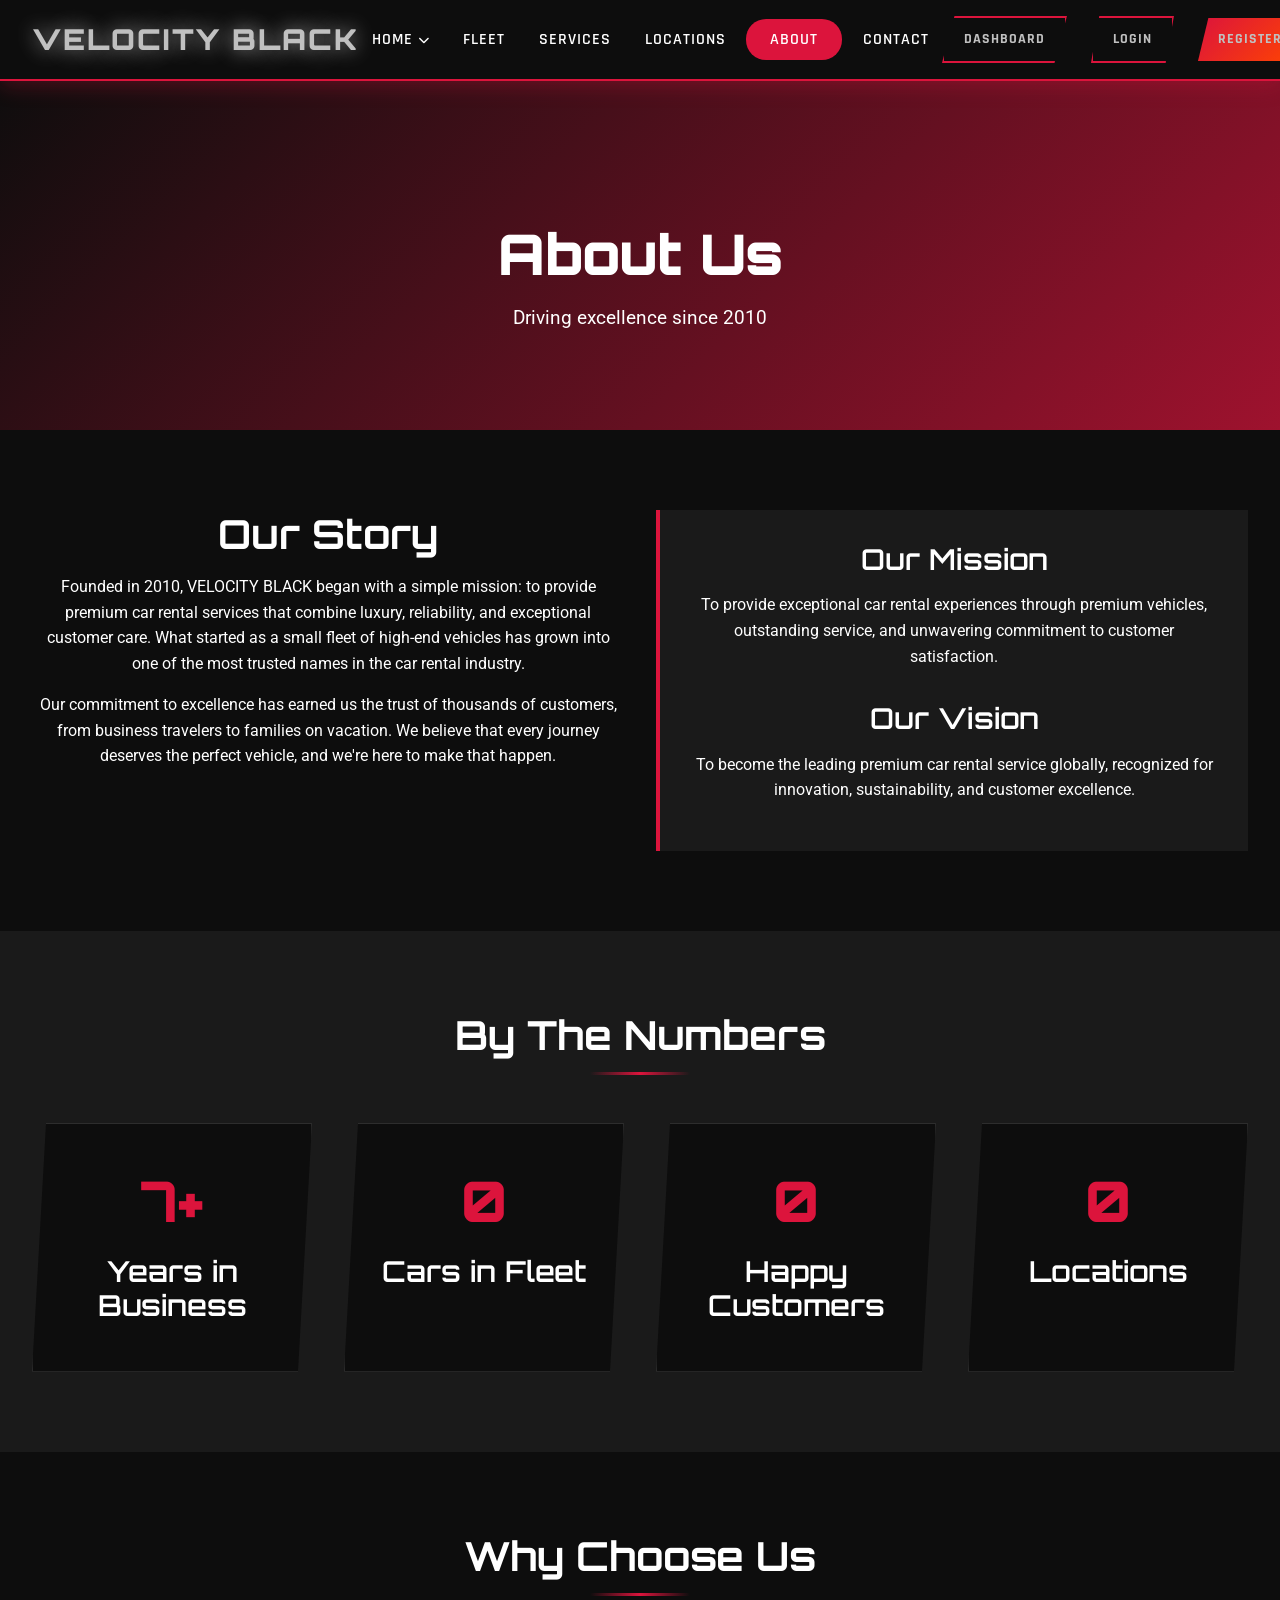
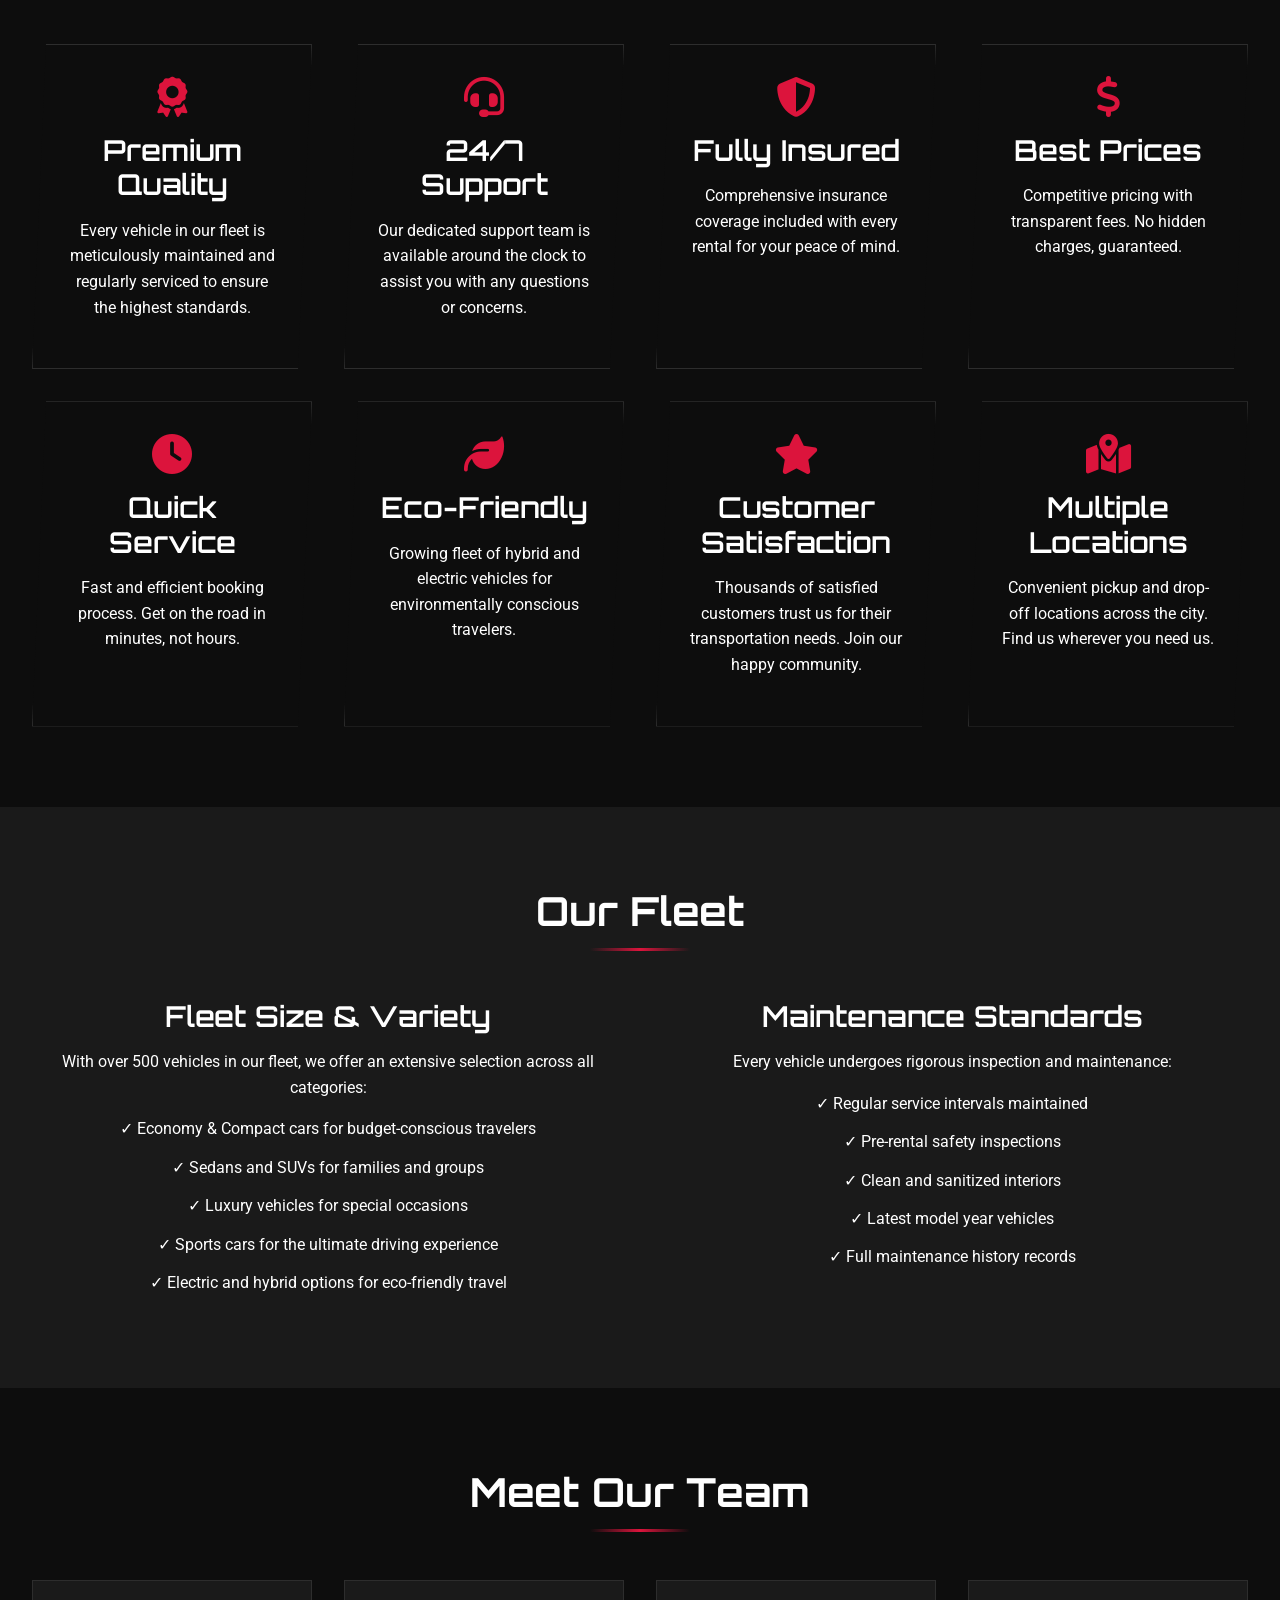
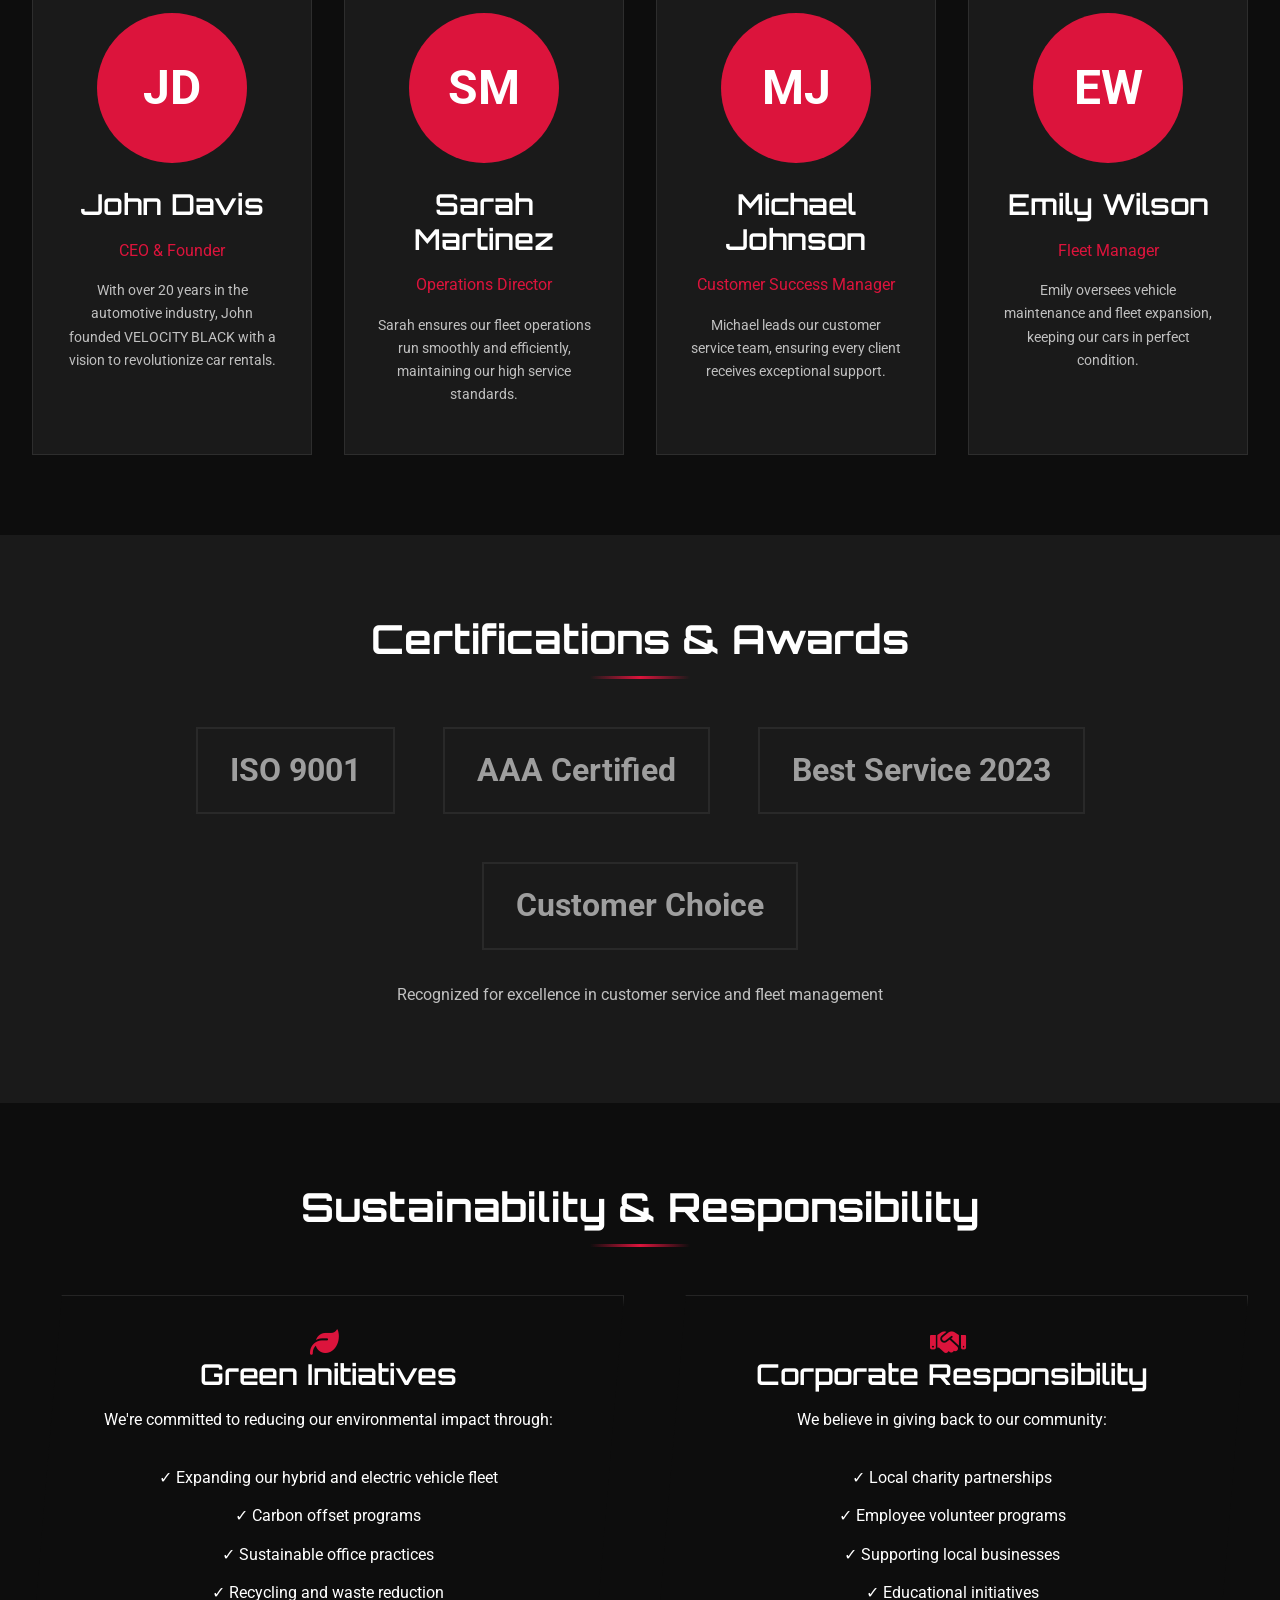
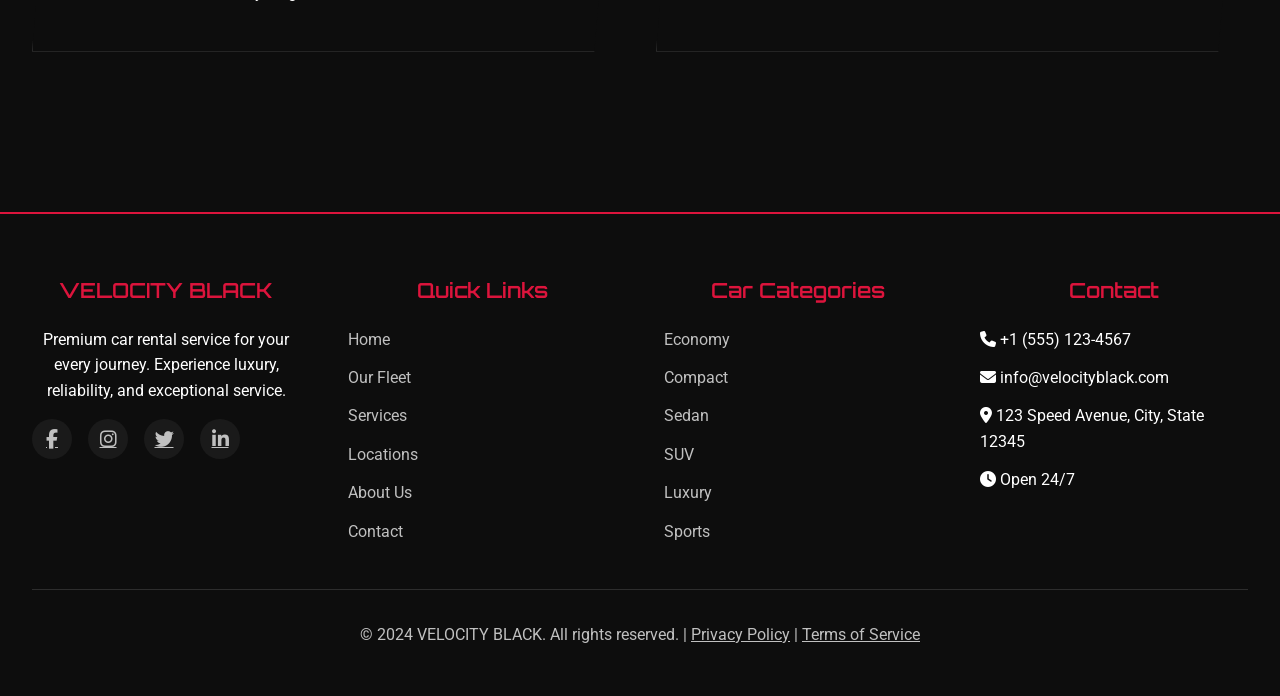
<file: about.html>
<!DOCTYPE html>
<html lang="en">
<head>
    <meta charset="UTF-8">
    <meta name="viewport" content="width=device-width, initial-scale=1.0">
    <title>About Us - VELOCITY BLACK</title>
    <link rel="stylesheet" href="css/style.css">
    <link rel="stylesheet" href="https://cdnjs.cloudflare.com/ajax/libs/font-awesome/6.4.0/css/all.min.css">
    <link rel="icon" type="image/x-icon" href="data:image/svg+xml,<svg xmlns='http://www.w3.org/2000/svg' viewBox='0 0 100 100'><text y='.9em' font-size='90'>🚗</text></svg>">
    <style>
        .page-header {
            background: linear-gradient(135deg, rgba(13, 13, 13, 0.9) 0%, rgba(220, 20, 60, 0.7) 100%), url('https://images.unsplash.com/photo-1492144534655-ae79c2c03457?w=1920&h=600&fit=crop') center/cover;
            padding: 150px 2rem 80px;
            text-align: center;
            margin-top: 70px;
        }
        .stat-card {
            text-align: center;
            padding: 2rem;
        }
        .stat-number {
            font-family: var(--font-heading);
            font-size: 3.5rem;
            color: var(--secondary);
            font-weight: 900;
            margin-bottom: 0.5rem;
        }
        .team-grid {
            display: grid;
            grid-template-columns: repeat(auto-fit, minmax(250px, 1fr));
            gap: 2rem;
        }
        .team-card {
            background: var(--subtle);
            padding: 2rem;
            text-align: center;
            border: 1px solid var(--extra);
            transition: all 0.3s ease;
        }
        .team-card:hover {
            transform: translateY(-10px);
            border-color: var(--secondary);
        }
        .team-avatar {
            width: 150px;
            height: 150px;
            border-radius: 50%;
            background: var(--secondary);
            margin: 0 auto 1.5rem;
            display: flex;
            align-items: center;
            justify-content: center;
            font-size: 3rem;
            color: var(--text);
            font-weight: bold;
        }
        .certifications {
            display: flex;
            justify-content: center;
            align-items: center;
            flex-wrap: wrap;
            gap: 3rem;
            opacity: 0.8;
        }
        .cert-logo {
            font-size: 2rem;
            font-weight: bold;
            color: var(--accent);
            padding: 1rem 2rem;
            border: 2px solid var(--extra);
        }
    </style>
</head>
<body>
    <!-- NAVBAR -->
    <nav class="navbar">
        <div class="navbar-container">
            <a href="index.html" class="logo">VELOCITY BLACK</a>
            <ul class="nav-menu">
                <li class="nav-dropdown">
                    <a href="#" class="dropdown-toggle">Home <i class="fas fa-chevron-down"></i></a>
                    <ul class="dropdown-menu">
                        <li><a href="index.html">Home Page</a></li>
                        <li><a href="index2.html">Home Page 2</a></li>
                    </ul>
                </li>
                <li><a href="fleet.html">Fleet</a></li>
                <li><a href="services.html">Services</a></li>
                <li><a href="locations.html">Locations</a></li>
                <li><a href="about.html" class="active">About</a></li>
                <li><a href="contact.html">Contact</a></li>
            </ul>
            <div class="nav-icons">
                <a href="dashboard.html" class="btn btn-secondary" style="padding: 10px 20px; font-size: 0.9rem;">Dashboard</a>
                <a href="login.html" class="btn btn-secondary" style="padding: 10px 20px; font-size: 0.9rem;">Login</a>
                <a href="register.html" class="btn" style="padding: 10px 20px; font-size: 0.9rem;">Register</a>
            </div>
            <button class="mobile-menu-toggle" aria-label="Toggle Menu">☰</button>
        </div>
    </nav>

    <!-- PAGE HEADER -->
    <section class="page-header">
        <h1>About Us</h1>
        <p style="font-size: 1.2rem; margin-top: 1rem;">Driving excellence since 2010</p>
    </section>

    <!-- COMPANY STORY -->
    <section class="section">
        <div class="grid grid-2">
            <div>
                <h2>Our Story</h2>
                <p>Founded in 2010, VELOCITY BLACK began with a simple mission: to provide premium car rental services that combine luxury, reliability, and exceptional customer care. What started as a small fleet of high-end vehicles has grown into one of the most trusted names in the car rental industry.</p>
                <p>Our commitment to excellence has earned us the trust of thousands of customers, from business travelers to families on vacation. We believe that every journey deserves the perfect vehicle, and we're here to make that happen.</p>
            </div>
            <div style="background: var(--subtle); padding: 2rem; border-left: 4px solid var(--secondary);">
                <h3>Our Mission</h3>
                <p>To provide exceptional car rental experiences through premium vehicles, outstanding service, and unwavering commitment to customer satisfaction.</p>
                <h3 style="margin-top: 2rem;">Our Vision</h3>
                <p>To become the leading premium car rental service globally, recognized for innovation, sustainability, and customer excellence.</p>
            </div>
        </div>
    </section>

    <!-- STATISTICS -->
    <section class="section" style="background: var(--subtle);">
        <div class="section-title">
            <h2>By The Numbers</h2>
        </div>
        <div class="grid grid-4">
            <div class="card stat-card">
                <div class="stat-number counter" data-target="14" data-suffix="+">0</div>
                <h3>Years in Business</h3>
            </div>
            <div class="card stat-card">
                <div class="stat-number counter" data-target="500" data-suffix="+">0</div>
                <h3>Cars in Fleet</h3>
            </div>
            <div class="card stat-card">
                <div class="stat-number counter" data-target="50000" data-suffix="+">0</div>
                <h3>Happy Customers</h3>
            </div>
            <div class="card stat-card">
                <div class="stat-number counter" data-target="25" data-suffix="+">0</div>
                <h3>Locations</h3>
            </div>
        </div>
    </section>

    <!-- WHY CHOOSE US -->
    <section class="section">
        <div class="section-title">
            <h2>Why Choose Us</h2>
        </div>
        <div class="grid grid-3">
            <div class="card">
                <i class="fas fa-award" style="font-size: 2.5rem; color: var(--secondary); margin-bottom: 1rem;"></i>
                <h3>Premium Quality</h3>
                <p>Every vehicle in our fleet is meticulously maintained and regularly serviced to ensure the highest standards.</p>
            </div>
            <div class="card">
                <i class="fas fa-headset" style="font-size: 2.5rem; color: var(--secondary); margin-bottom: 1rem;"></i>
                <h3>24/7 Support</h3>
                <p>Our dedicated support team is available around the clock to assist you with any questions or concerns.</p>
            </div>
            <div class="card">
                <i class="fas fa-shield-alt" style="font-size: 2.5rem; color: var(--secondary); margin-bottom: 1rem;"></i>
                <h3>Fully Insured</h3>
                <p>Comprehensive insurance coverage included with every rental for your peace of mind.</p>
            </div>
            <div class="card">
                <i class="fas fa-dollar-sign" style="font-size: 2.5rem; color: var(--secondary); margin-bottom: 1rem;"></i>
                <h3>Best Prices</h3>
                <p>Competitive pricing with transparent fees. No hidden charges, guaranteed.</p>
            </div>
            <div class="card">
                <i class="fas fa-clock" style="font-size: 2.5rem; color: var(--secondary); margin-bottom: 1rem;"></i>
                <h3>Quick Service</h3>
                <p>Fast and efficient booking process. Get on the road in minutes, not hours.</p>
            </div>
            <div class="card">
                <i class="fas fa-leaf" style="font-size: 2.5rem; color: var(--secondary); margin-bottom: 1rem;"></i>
                <h3>Eco-Friendly</h3>
                <p>Growing fleet of hybrid and electric vehicles for environmentally conscious travelers.</p>
            </div>
            <div class="card">
                <i class="fas fa-star" style="font-size: 2.5rem; color: var(--secondary); margin-bottom: 1rem;"></i>
                <h3>Customer Satisfaction</h3>
                <p>Thousands of satisfied customers trust us for their transportation needs. Join our happy community.</p>
            </div>
            <div class="card">
                <i class="fas fa-map-marked-alt" style="font-size: 2.5rem; color: var(--secondary); margin-bottom: 1rem;"></i>
                <h3>Multiple Locations</h3>
                <p>Convenient pickup and drop-off locations across the city. Find us wherever you need us.</p>
            </div>
        </div>
    </section>

    <!-- OUR FLEET -->
    <section class="section" style="background: var(--subtle);">
        <div class="section-title">
            <h2>Our Fleet</h2>
        </div>
        <div class="grid grid-2">
            <div style="text-align: center;">
                <h3 style="text-align: center;">Fleet Size & Variety</h3>
                <p style="text-align: center;">With over 500 vehicles in our fleet, we offer an extensive selection across all categories:</p>
                <ul style="list-style: none; padding: 0; margin-top: 1rem; text-align: center;">
                    <li style="margin-bottom: 0.8rem; text-align: center;">✓ Economy & Compact cars for budget-conscious travelers</li>
                    <li style="margin-bottom: 0.8rem; text-align: center;">✓ Sedans and SUVs for families and groups</li>
                    <li style="margin-bottom: 0.8rem; text-align: center;">✓ Luxury vehicles for special occasions</li>
                    <li style="margin-bottom: 0.8rem; text-align: center;">✓ Sports cars for the ultimate driving experience</li>
                    <li style="margin-bottom: 0.8rem; text-align: center;">✓ Electric and hybrid options for eco-friendly travel</li>
                </ul>
            </div>
            <div style="text-align: center;">
                <h3 style="text-align: center;">Maintenance Standards</h3>
                <p style="text-align: center;">Every vehicle undergoes rigorous inspection and maintenance:</p>
                <ul style="list-style: none; padding: 0; margin-top: 1rem; text-align: center;">
                    <li style="margin-bottom: 0.8rem; text-align: center;">✓ Regular service intervals maintained</li>
                    <li style="margin-bottom: 0.8rem; text-align: center;">✓ Pre-rental safety inspections</li>
                    <li style="margin-bottom: 0.8rem; text-align: center;">✓ Clean and sanitized interiors</li>
                    <li style="margin-bottom: 0.8rem; text-align: center;">✓ Latest model year vehicles</li>
                    <li style="margin-bottom: 0.8rem; text-align: center;">✓ Full maintenance history records</li>
                </ul>
            </div>
        </div>
    </section>

    <!-- TEAM SECTION -->
    <section class="section">
        <div class="section-title">
            <h2>Meet Our Team</h2>
        </div>
        <div class="team-grid">
            <div class="team-card">
                <div class="team-avatar">JD</div>
                <h3>John Davis</h3>
                <p style="color: var(--secondary); margin-bottom: 1rem;">CEO & Founder</p>
                <p style="color: var(--accent); font-size: 0.9rem;">With over 20 years in the automotive industry, John founded VELOCITY BLACK with a vision to revolutionize car rentals.</p>
            </div>
            <div class="team-card">
                <div class="team-avatar">SM</div>
                <h3>Sarah Martinez</h3>
                <p style="color: var(--secondary); margin-bottom: 1rem;">Operations Director</p>
                <p style="color: var(--accent); font-size: 0.9rem;">Sarah ensures our fleet operations run smoothly and efficiently, maintaining our high service standards.</p>
            </div>
            <div class="team-card">
                <div class="team-avatar">MJ</div>
                <h3>Michael Johnson</h3>
                <p style="color: var(--secondary); margin-bottom: 1rem;">Customer Success Manager</p>
                <p style="color: var(--accent); font-size: 0.9rem;">Michael leads our customer service team, ensuring every client receives exceptional support.</p>
            </div>
            <div class="team-card">
                <div class="team-avatar">EW</div>
                <h3>Emily Wilson</h3>
                <p style="color: var(--secondary); margin-bottom: 1rem;">Fleet Manager</p>
                <p style="color: var(--accent); font-size: 0.9rem;">Emily oversees vehicle maintenance and fleet expansion, keeping our cars in perfect condition.</p>
            </div>
        </div>
    </section>

    <!-- CERTIFICATIONS & AWARDS -->
    <section class="section" style="background: var(--subtle);">
        <div class="section-title">
            <h2>Certifications & Awards</h2>
        </div>
        <div class="certifications">
            <div class="cert-logo">ISO 9001</div>
            <div class="cert-logo">AAA Certified</div>
            <div class="cert-logo">Best Service 2023</div>
            <div class="cert-logo">Customer Choice</div>
        </div>
        <p style="text-align: center; margin-top: 2rem; color: var(--accent);">Recognized for excellence in customer service and fleet management</p>
    </section>

    <!-- SUSTAINABILITY -->
    <section class="section">
        <div class="section-title">
            <h2>Sustainability & Responsibility</h2>
        </div>
        <div class="grid grid-2">
            <div class="card">
                <h3><i class="fas fa-leaf" style="color: var(--secondary); margin-right: 0.5rem;"></i>Green Initiatives</h3>
                <p>We're committed to reducing our environmental impact through:</p>
                <ul style="list-style: none; padding: 0; margin-top: 1rem;">
                    <li style="margin-bottom: 0.8rem;">✓ Expanding our hybrid and electric vehicle fleet</li>
                    <li style="margin-bottom: 0.8rem;">✓ Carbon offset programs</li>
                    <li style="margin-bottom: 0.8rem;">✓ Sustainable office practices</li>
                    <li style="margin-bottom: 0.8rem;">✓ Recycling and waste reduction</li>
                </ul>
            </div>
            <div class="card">
                <h3><i class="fas fa-handshake" style="color: var(--secondary); margin-right: 0.5rem;"></i>Corporate Responsibility</h3>
                <p>We believe in giving back to our community:</p>
                <ul style="list-style: none; padding: 0; margin-top: 1rem;">
                    <li style="margin-bottom: 0.8rem;">✓ Local charity partnerships</li>
                    <li style="margin-bottom: 0.8rem;">✓ Employee volunteer programs</li>
                    <li style="margin-bottom: 0.8rem;">✓ Supporting local businesses</li>
                    <li style="margin-bottom: 0.8rem;">✓ Educational initiatives</li>
                </ul>
            </div>
        </div>
    </section>

    <!-- FOOTER -->
    <footer class="footer carbon-fiber">
        <div class="footer-content">
            <div class="footer-section">
                <h3>VELOCITY BLACK</h3>
                <p>Premium car rental service for your every journey. Experience luxury, reliability, and exceptional service.</p>
                <div class="footer-social">
                    <a href="#" aria-label="Facebook"><i class="fab fa-facebook-f"></i></a>
                    <a href="#" aria-label="Instagram"><i class="fab fa-instagram"></i></a>
                    <a href="#" aria-label="Twitter"><i class="fab fa-twitter"></i></a>
                    <a href="#" aria-label="LinkedIn"><i class="fab fa-linkedin-in"></i></a>
                </div>
            </div>
            <div class="footer-section">
                <h3>Quick Links</h3>
                <ul>
                    <li><a href="index.html">Home</a></li>
                    <li><a href="fleet.html">Our Fleet</a></li>
                    <li><a href="services.html">Services</a></li>
                    <li><a href="locations.html">Locations</a></li>
                    <li><a href="about.html">About Us</a></li>
                    <li><a href="contact.html">Contact</a></li>
                </ul>
            </div>
            <div class="footer-section">
                <h3>Car Categories</h3>
                <ul>
                    <li><a href="fleet.html">Economy</a></li>
                    <li><a href="fleet.html">Compact</a></li>
                    <li><a href="fleet.html">Sedan</a></li>
                    <li><a href="fleet.html">SUV</a></li>
                    <li><a href="fleet.html">Luxury</a></li>
                    <li><a href="fleet.html">Sports</a></li>
                </ul>
            </div>
            <div class="footer-section">
                <h3>Contact</h3>
                <ul>
                    <li><i class="fas fa-phone"></i> +1 (555) 123-4567</li>
                    <li><i class="fas fa-envelope"></i> info@velocityblack.com</li>
                    <li><i class="fas fa-map-marker-alt"></i> 123 Speed Avenue, City, State 12345</li>
                    <li><i class="fas fa-clock"></i> Open 24/7</li>
                </ul>
            </div>
        </div>
        <div class="footer-bottom">
            <p>&copy; 2024 VELOCITY BLACK. All rights reserved. | <a href="#" style="color: var(--accent);">Privacy Policy</a> | <a href="#" style="color: var(--accent);">Terms of Service</a></p>
        </div>
    </footer>

    <button class="back-to-top" aria-label="Back to Top">
        <i class="fas fa-arrow-up"></i>
    </button>

    <script src="js/main.js"></script>
</body>
</html>
</file>
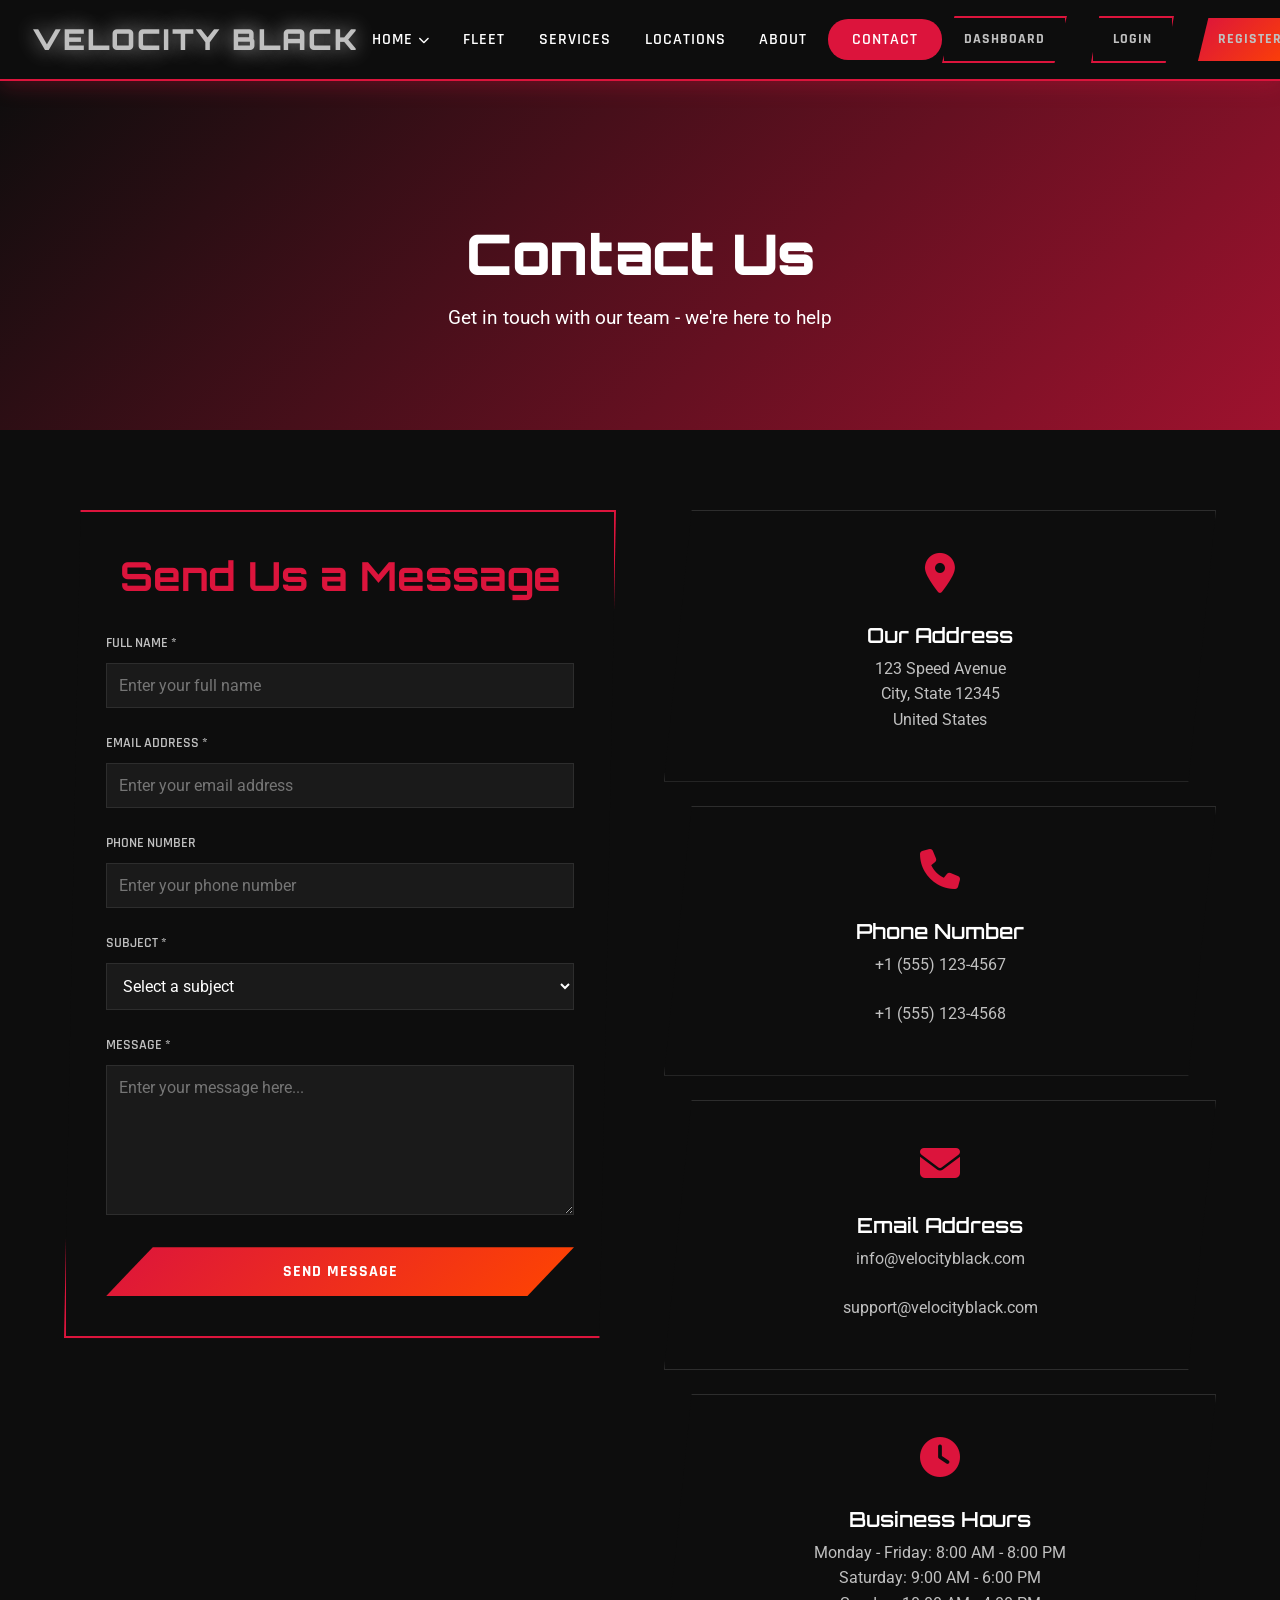
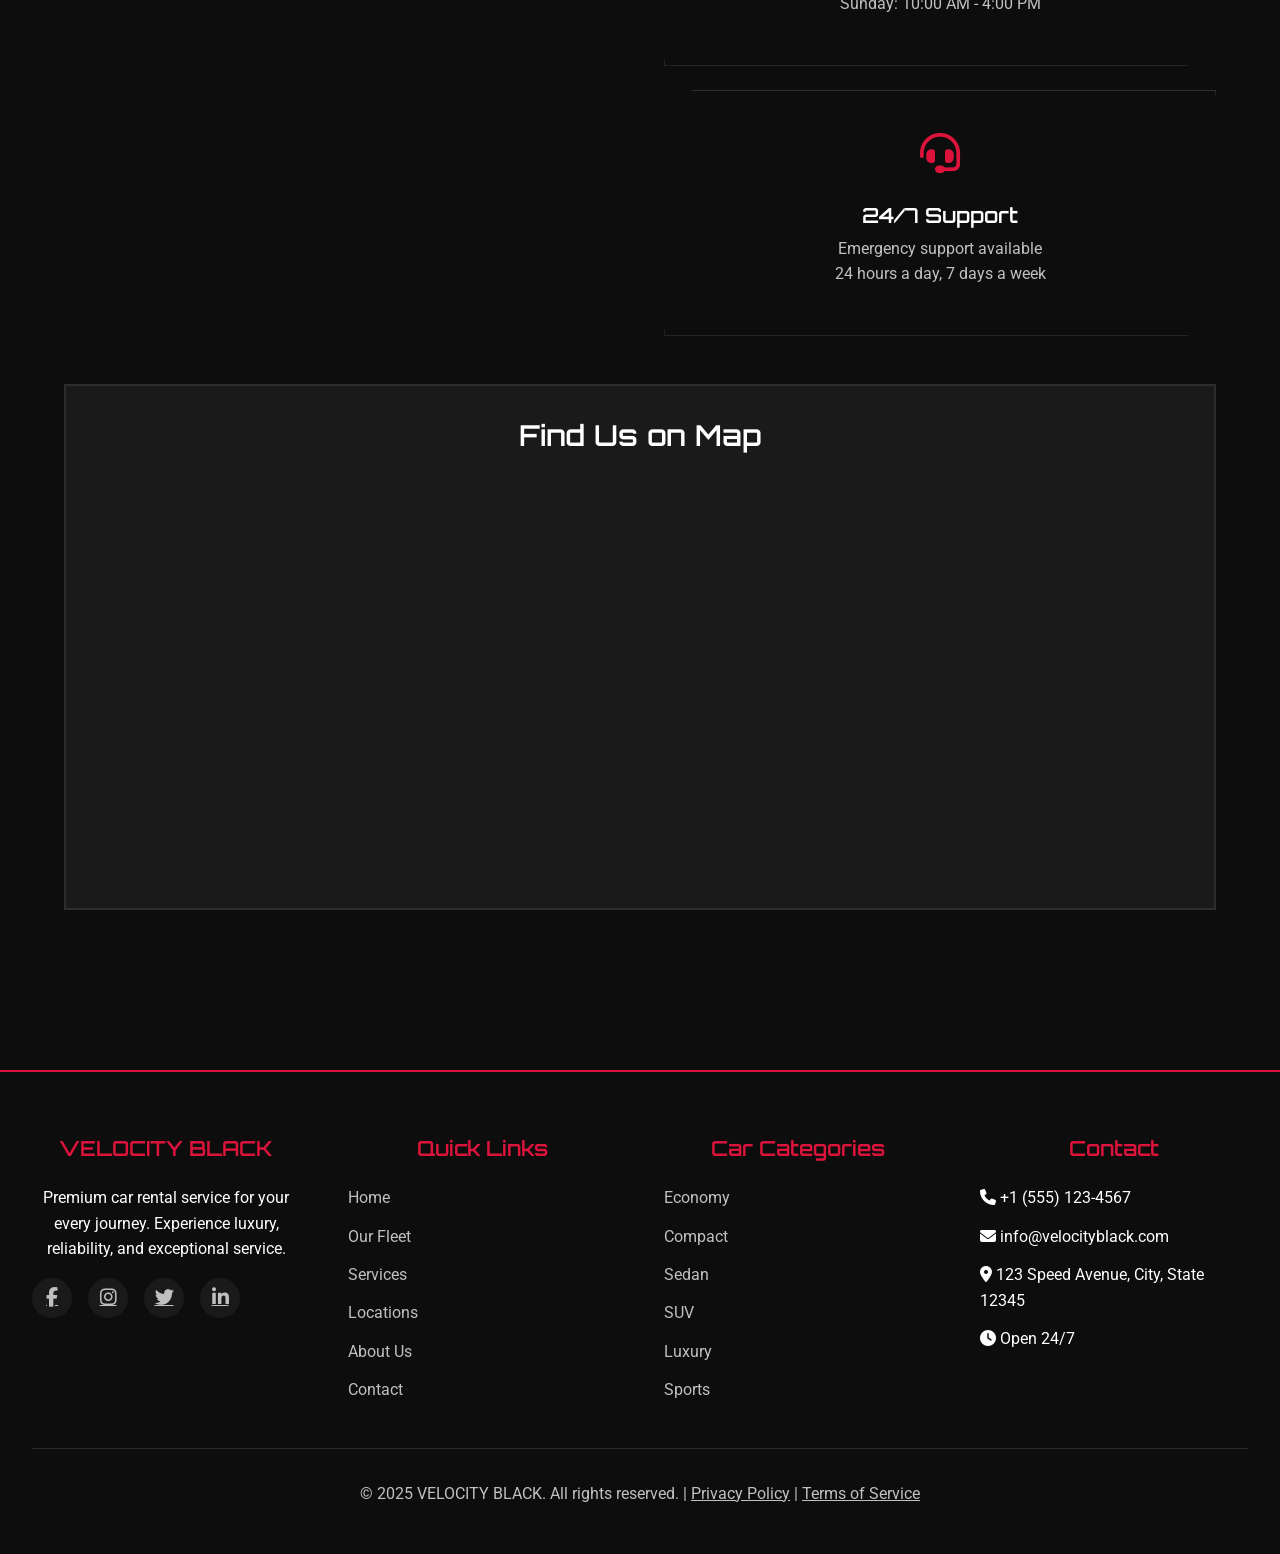
<file: contact.html>
<!DOCTYPE html>
<html lang="en">
<head>
    <meta charset="UTF-8">
    <meta name="viewport" content="width=device-width, initial-scale=1.0">
    <title>Contact Us - VELOCITY BLACK</title>
    <link rel="stylesheet" href="css/style.css">
    <link rel="stylesheet" href="https://cdnjs.cloudflare.com/ajax/libs/font-awesome/6.4.0/css/all.min.css">
    <link rel="icon" type="image/x-icon" href="data:image/svg+xml,<svg xmlns='http://www.w3.org/2000/svg' viewBox='0 0 100 100'><text y='.9em' font-size='90'>🚗</text></svg>">
    <style>
        .page-header {
            background: linear-gradient(135deg, rgba(13, 13, 13, 0.9) 0%, rgba(220, 20, 60, 0.7) 100%), url('https://images.unsplash.com/photo-1492144534655-ae79c2c03457?w=1920&h=600&fit=crop') center/cover;
            padding: 150px 2rem 80px;
            text-align: center;
            margin-top: 70px;
        }
        
        .contact-container {
            max-width: 1400px;
            margin: 0 auto;
            padding: 0 2rem;
            width: 100%;
            box-sizing: border-box;
        }
        
        .contact-wrapper {
            display: grid;
            grid-template-columns: 1fr 1fr;
            gap: 3rem;
            align-items: start;
            margin-bottom: 3rem;
        }
        
        .contact-form-container,
        .contact-info-container {
            width: 100%;
            display: flex;
            flex-direction: column;
        }
        
        .contact-form-box {
            background: rgba(13, 13, 13, 0.95);
            border: 2px solid var(--secondary);
            padding: 2.5rem;
            clip-path: polygon(3% 0%, 100% 0%, 97% 100%, 0% 100%);
            box-shadow: 0 10px 50px rgba(220, 20, 60, 0.4);
            width: 100%;
            box-sizing: border-box;
        }
        
        .contact-form {
            display: flex;
            flex-direction: column;
            gap: 1.5rem;
            width: 100%;
        }
        
        .contact-form .form-group {
            display: flex;
            flex-direction: column;
            width: 100%;
            margin: 0;
        }
        
        .contact-form .form-group label {
            font-family: var(--font-accent);
            font-weight: 600;
            margin-bottom: 0.5rem;
            color: var(--accent);
            font-size: 0.9rem;
            text-transform: uppercase;
            text-align: left;
            width: 100%;
        }
        
        .contact-form .form-group input,
        .contact-form .form-group textarea,
        .contact-form .form-group select {
            padding: 12px;
            background: var(--subtle);
            border: 1px solid var(--extra);
            color: var(--text);
            font-family: var(--font-body);
            transition: all 0.3s ease;
            width: 100%;
            box-sizing: border-box;
            font-size: 1rem;
        }
        
        .contact-form .form-group textarea {
            min-height: 150px;
            resize: vertical;
            font-family: var(--font-body);
        }
        
        .contact-form .form-group input:hover,
        .contact-form .form-group textarea:hover,
        .contact-form .form-group select:hover {
            border-color: var(--accent);
            background: var(--extra);
        }
        
        .contact-form .form-group input:focus,
        .contact-form .form-group textarea:focus,
        .contact-form .form-group select:focus {
            outline: none;
            border-color: var(--secondary);
            box-shadow: 0 0 15px rgba(220, 20, 60, 0.5);
        }
        
        .contact-form .btn {
            width: 100%;
            margin-top: 0.5rem;
            padding: 14px 40px;
            text-align: center;
            justify-content: center;
        }
        
        .contact-info-grid {
            display: grid;
            grid-template-columns: 1fr;
            gap: 1.5rem;
            width: 100%;
        }
        
        .contact-info-box {
            background: var(--primary);
            border-top: 4px solid var(--secondary);
            border: 1px solid var(--extra);
            padding: 2rem;
            transition: all 0.3s ease;
            clip-path: polygon(5% 0%, 100% 0%, 95% 100%, 0% 100%);
            display: flex;
            flex-direction: column;
            align-items: center;
            text-align: center;
            width: 100%;
            box-sizing: border-box;
        }
        
        .contact-info-box:hover {
            border-color: var(--accent);
            transform: translateY(-10px) scale(1.02);
            box-shadow: 0 10px 40px rgba(220, 20, 60, 0.5);
            background-color: var(--subtle);
        }
        
        .contact-info-icon {
            font-size: 2.5rem;
            color: var(--secondary);
            margin-bottom: 1rem;
            transition: all 0.3s ease;
        }
        
        .contact-info-box:hover .contact-info-icon {
            transform: scale(1.2) rotate(5deg);
            color: var(--highlight);
        }
        
        .contact-info-box h3 {
            font-family: var(--font-heading);
            font-size: 1.3rem;
            margin-bottom: 0.5rem;
            color: var(--text);
            text-align: center;
            width: 100%;
        }
        
        .contact-info-box p,
        .contact-info-box a {
            color: var(--accent);
            text-decoration: none;
            font-size: 1rem;
            text-align: center;
            width: 100%;
            transition: all 0.3s ease;
        }
        
        .contact-info-box a:hover {
            color: var(--secondary);
            text-shadow: 0 0 10px rgba(220, 20, 60, 0.5);
        }
        
        .map-container {
            width: 100%;
            margin-top: 3rem;
            background: var(--subtle);
            border: 2px solid var(--extra);
            padding: 2rem;
            box-sizing: border-box;
        }
        
        .map-container iframe {
            width: 100%;
            height: 400px;
            border: none;
            display: block;
        }
        
        .map-container h3 {
            margin-bottom: 1.5rem;
            text-align: center;
        }
        
        @media (max-width: 1024px) {
            .contact-wrapper {
                grid-template-columns: 1fr;
                gap: 2rem;
            }
            
            .contact-form-box,
            .contact-info-grid {
                width: 100%;
            }
        }
        
        @media (max-width: 768px) {
            .contact-container {
                padding: 0 1rem;
            }
            
            .contact-form-box {
                padding: 1.5rem;
            }
            
            .contact-info-box {
                padding: 1.5rem;
            }
            
            .map-container {
                padding: 1rem;
            }
            
            .map-container iframe {
                height: 300px;
            }
        }
    </style>
</head>
<body>
    <!-- NAVBAR -->
    <nav class="navbar">
        <div class="navbar-container">
            <a href="index.html" class="logo">VELOCITY BLACK</a>
            <ul class="nav-menu">
                <li class="nav-dropdown">
                    <a href="#" class="dropdown-toggle">Home <i class="fas fa-chevron-down"></i></a>
                    <ul class="dropdown-menu">
                        <li><a href="index.html">Home Page</a></li>
                        <li><a href="index2.html">Home Page 2</a></li>
                    </ul>
                </li>
                <li><a href="fleet.html">Fleet</a></li>
                <li><a href="services.html">Services</a></li>
                <li><a href="locations.html">Locations</a></li>
                <li><a href="about.html">About</a></li>
                <li><a href="contact.html" class="active">Contact</a></li>
            </ul>
            <div class="nav-icons">
                <a href="dashboard.html" class="btn btn-secondary" style="padding: 10px 20px; font-size: 0.9rem;">Dashboard</a>
                <a href="login.html" class="btn btn-secondary" style="padding: 10px 20px; font-size: 0.9rem;">Login</a>
                <a href="register.html" class="btn" style="padding: 10px 20px; font-size: 0.9rem;">Register</a>
            </div>
            <button class="mobile-menu-toggle" aria-label="Toggle Menu">☰</button>
        </div>
    </nav>

    <!-- PAGE HEADER -->
    <section class="page-header">
        <h1>Contact Us</h1>
        <p style="font-size: 1.2rem; margin-top: 1rem;">Get in touch with our team - we're here to help</p>
    </section>

    <!-- CONTACT SECTION -->
    <section class="section">
        <div class="contact-container">
            <div class="contact-wrapper">
                <!-- CONTACT FORM -->
                <div class="contact-form-container">
                    <div class="contact-form-box">
                        <h2 style="text-align: center; margin-bottom: 2rem; color: var(--secondary);">Send Us a Message</h2>
                        <form class="contact-form" id="contactForm">
                            <div class="form-group">
                                <label for="name">Full Name *</label>
                                <input type="text" id="name" name="name" required placeholder="Enter your full name">
                            </div>
                            <div class="form-group">
                                <label for="email">Email Address *</label>
                                <input type="email" id="email" name="email" required placeholder="Enter your email address">
                            </div>
                            <div class="form-group">
                                <label for="phone">Phone Number</label>
                                <input type="tel" id="phone" name="phone" placeholder="Enter your phone number">
                            </div>
                            <div class="form-group">
                                <label for="subject">Subject *</label>
                                <select id="subject" name="subject" required>
                                    <option value="">Select a subject</option>
                                    <option value="booking">Booking Inquiry</option>
                                    <option value="support">Customer Support</option>
                                    <option value="feedback">Feedback</option>
                                    <option value="partnership">Partnership</option>
                                    <option value="other">Other</option>
                                </select>
                            </div>
                            <div class="form-group">
                                <label for="message">Message *</label>
                                <textarea id="message" name="message" required placeholder="Enter your message here..."></textarea>
                            </div>
                            <button type="submit" class="btn">Send Message</button>
                        </form>
                    </div>
                </div>

                <!-- CONTACT INFO -->
                <div class="contact-info-container">
                    <div class="contact-info-grid">
                        <div class="contact-info-box">
                            <div class="contact-info-icon">
                                <i class="fas fa-map-marker-alt"></i>
                            </div>
                            <h3>Our Address</h3>
                            <p>123 Speed Avenue<br>City, State 12345<br>United States</p>
                        </div>
                        <div class="contact-info-box">
                            <div class="contact-info-icon">
                                <i class="fas fa-phone"></i>
                            </div>
                            <h3>Phone Number</h3>
                            <p><a href="tel:+15551234567">+1 (555) 123-4567</a></p>
                            <p style="margin-top: 0.5rem;"><a href="tel:+15551234568">+1 (555) 123-4568</a></p>
                        </div>
                        <div class="contact-info-box">
                            <div class="contact-info-icon">
                                <i class="fas fa-envelope"></i>
                            </div>
                            <h3>Email Address</h3>
                            <p><a href="mailto:info@velocityblack.com">info@velocityblack.com</a></p>
                            <p style="margin-top: 0.5rem;"><a href="mailto:support@velocityblack.com">support@velocityblack.com</a></p>
                        </div>
                        <div class="contact-info-box">
                            <div class="contact-info-icon">
                                <i class="fas fa-clock"></i>
                            </div>
                            <h3>Business Hours</h3>
                            <p>Monday - Friday: 8:00 AM - 8:00 PM<br>Saturday: 9:00 AM - 6:00 PM<br>Sunday: 10:00 AM - 4:00 PM</p>
                        </div>
                        <div class="contact-info-box">
                            <div class="contact-info-icon">
                                <i class="fas fa-headset"></i>
                            </div>
                            <h3>24/7 Support</h3>
                            <p>Emergency support available<br>24 hours a day, 7 days a week</p>
                        </div>
                    </div>
                </div>
            </div>

            <!-- MAP SECTION -->
            <div class="map-container">
                <h3>Find Us on Map</h3>
                <iframe src="https://www.google.com/maps/embed?pb=!1m18!1m12!1m3!1d3022.184132376595!2d-73.98811768459384!3d40.75889597932681!2m3!1f0!2f0!3f0!3m2!1i1024!2i768!4f13.1!3m3!1m2!1s0x89c25855c6480299%3A0x55194ec5a1ae072e!2sTimes%20Square!5e0!3m2!1sen!2sus!4v1234567890123!5m2!1sen!2sus" 
                    allowfullscreen="" 
                    loading="lazy" 
                    referrerpolicy="no-referrer-when-downgrade">
                </iframe>
            </div>
        </div>
    </section>

    <!-- FOOTER -->
    <footer class="footer carbon-fiber">
        <div class="footer-content">
            <div class="footer-section">
                <h3>VELOCITY BLACK</h3>
                <p>Premium car rental service for your every journey. Experience luxury, reliability, and exceptional service.</p>
                <div class="footer-social">
                    <a href="#" aria-label="Facebook"><i class="fab fa-facebook-f"></i></a>
                    <a href="#" aria-label="Instagram"><i class="fab fa-instagram"></i></a>
                    <a href="#" aria-label="Twitter"><i class="fab fa-twitter"></i></a>
                    <a href="#" aria-label="LinkedIn"><i class="fab fa-linkedin-in"></i></a>
                </div>
            </div>
            <div class="footer-section">
                <h3>Quick Links</h3>
                <ul>
                    <li><a href="index.html">Home</a></li>
                    <li><a href="fleet.html">Our Fleet</a></li>
                    <li><a href="services.html">Services</a></li>
                    <li><a href="locations.html">Locations</a></li>
                    <li><a href="about.html">About Us</a></li>
                    <li><a href="contact.html">Contact</a></li>
                </ul>
            </div>
            <div class="footer-section">
                <h3>Car Categories</h3>
                <ul>
                    <li><a href="fleet.html">Economy</a></li>
                    <li><a href="fleet.html">Compact</a></li>
                    <li><a href="fleet.html">Sedan</a></li>
                    <li><a href="fleet.html">SUV</a></li>
                    <li><a href="fleet.html">Luxury</a></li>
                    <li><a href="fleet.html">Sports</a></li>
                </ul>
            </div>
            <div class="footer-section">
                <h3>Contact</h3>
                <ul>
                    <li><i class="fas fa-phone"></i> +1 (555) 123-4567</li>
                    <li><i class="fas fa-envelope"></i> info@velocityblack.com</li>
                    <li><i class="fas fa-map-marker-alt"></i> 123 Speed Avenue, City, State 12345</li>
                    <li><i class="fas fa-clock"></i> Open 24/7</li>
                </ul>
            </div>
        </div>
        <div class="footer-bottom">
            <p>&copy; 2025 VELOCITY BLACK. All rights reserved. | <a href="#" style="color: var(--accent);">Privacy Policy</a> | <a href="#" style="color: var(--accent);">Terms of Service</a></p>
        </div>
    </footer>

    <!-- BACK TO TOP BUTTON -->
    <button class="back-to-top" aria-label="Back to Top">
        <i class="fas fa-arrow-up"></i>
    </button>

    <script src="js/main.js"></script>
    <script>
        // Contact form submission handler
        document.getElementById('contactForm').addEventListener('submit', function(e) {
            e.preventDefault();
            alert('Thank you for your message! We will get back to you soon.');
            this.reset();
        });
    </script>
</body>
</html>
</file>
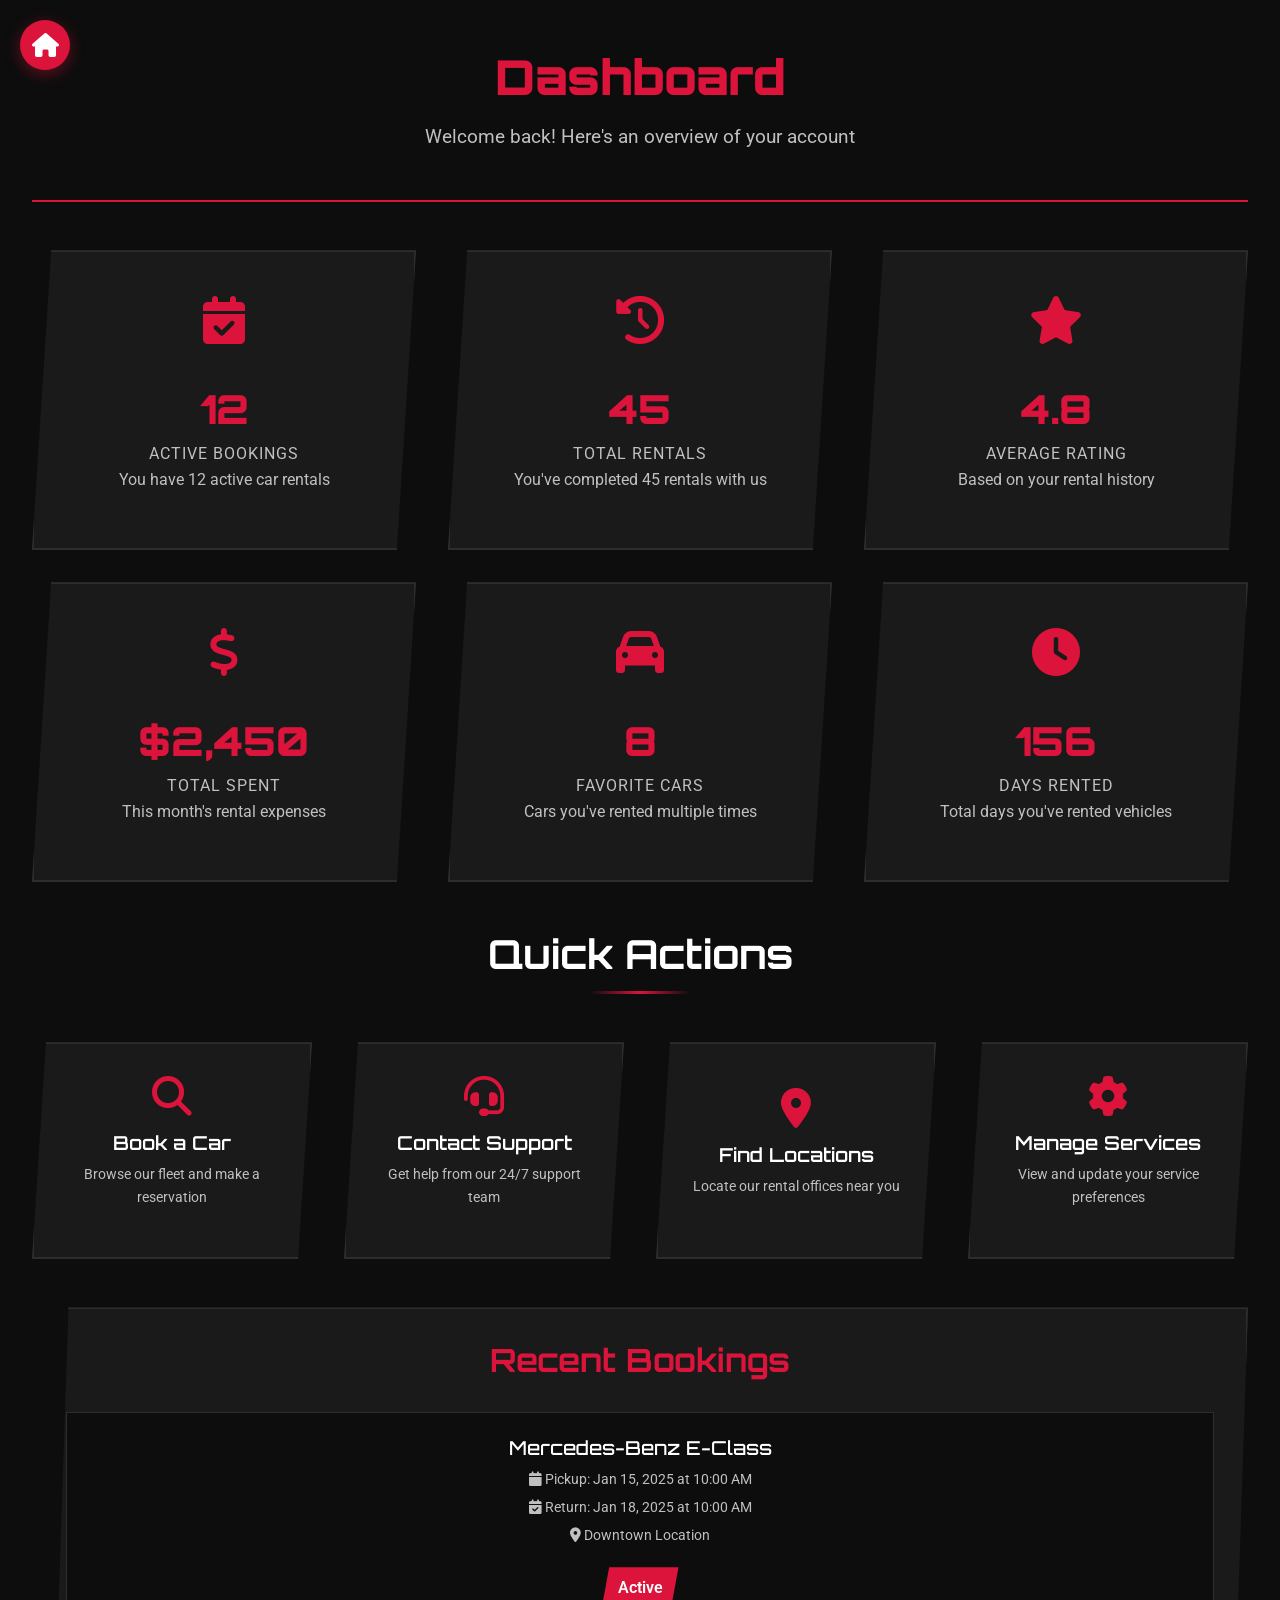
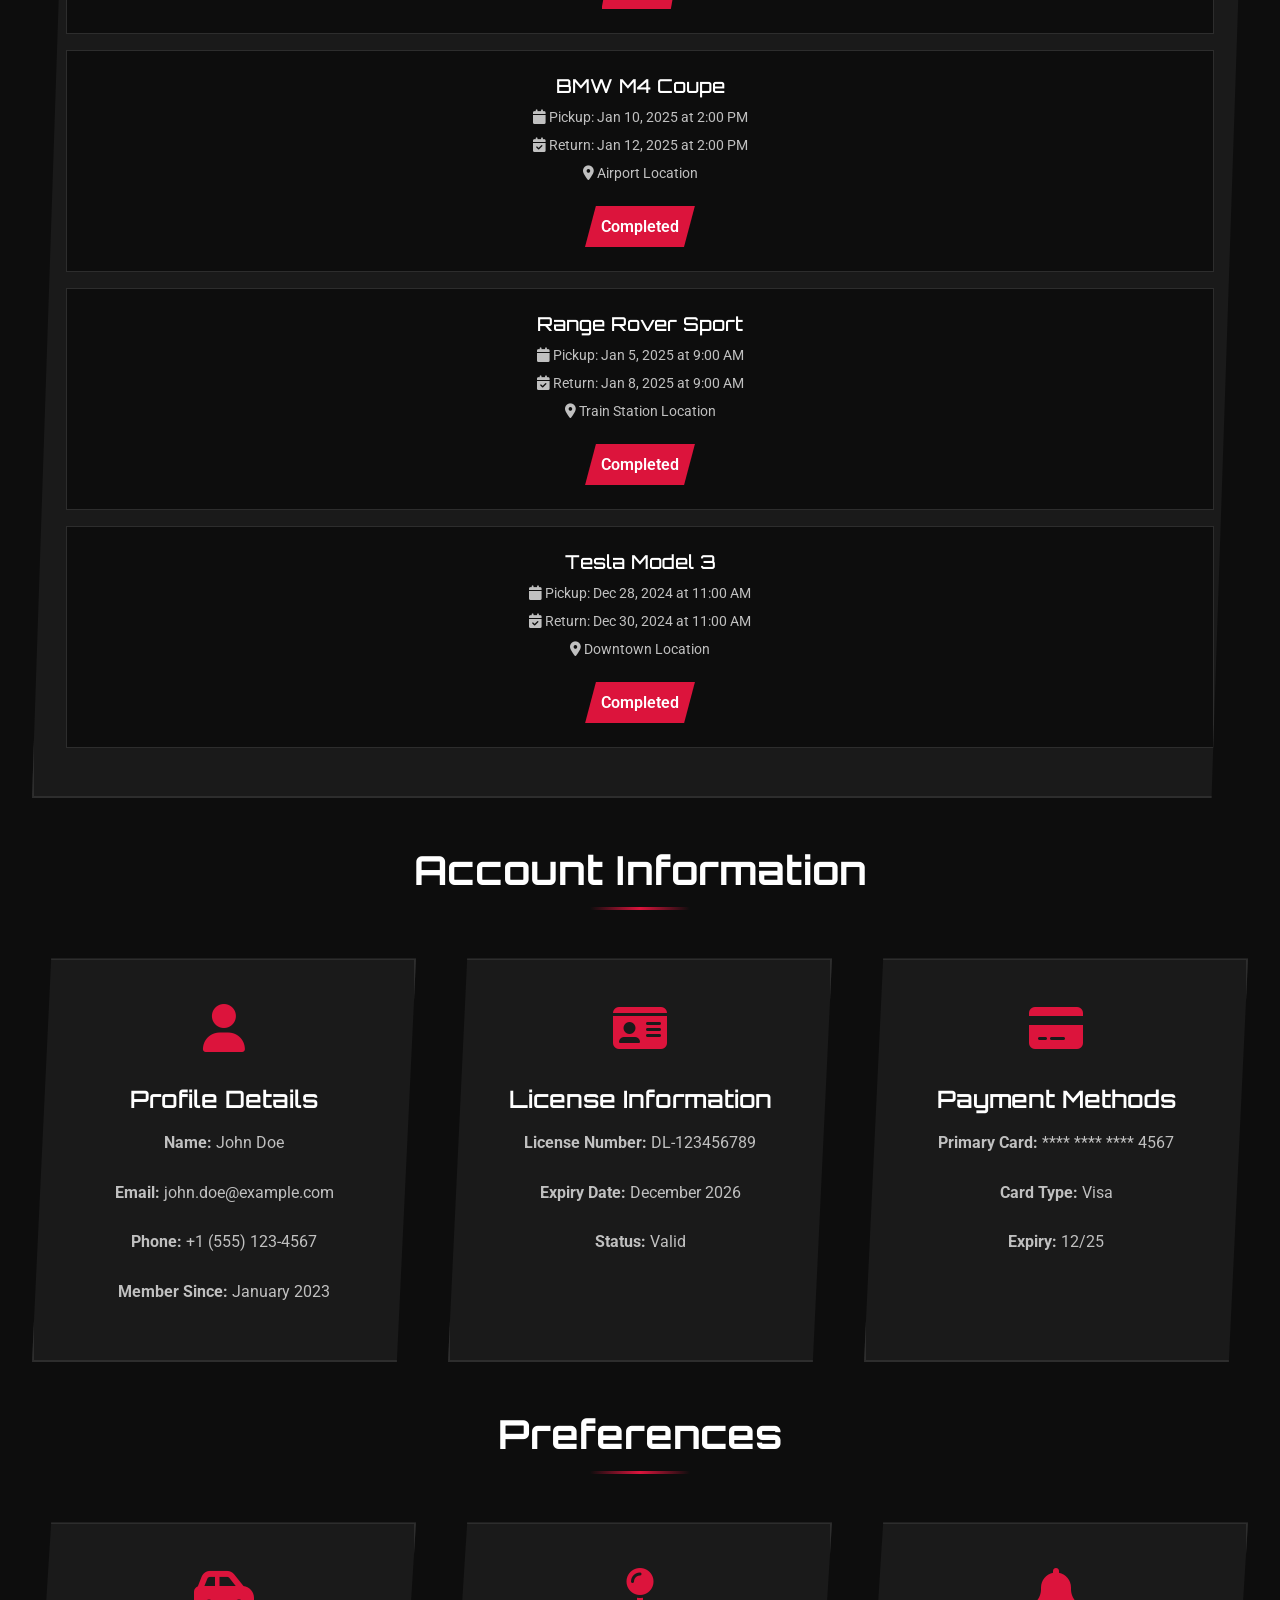
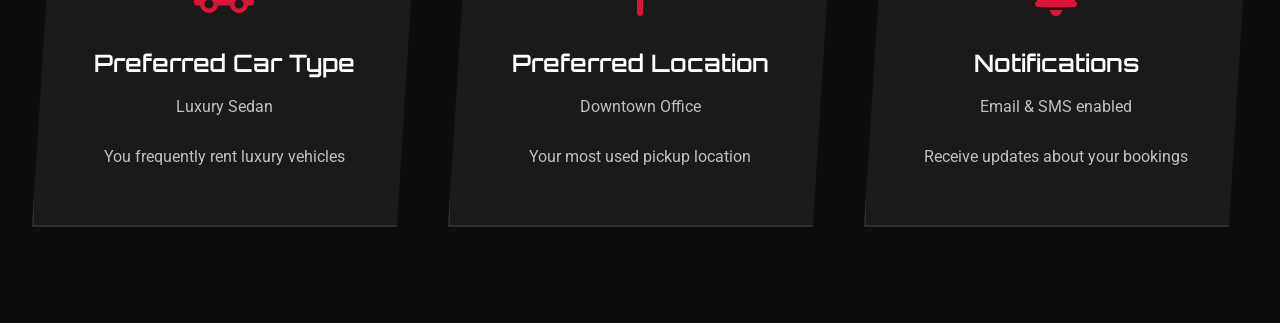
<file: dashboard.html>
<!DOCTYPE html>
<html lang="en">
<head>
    <meta charset="UTF-8">
    <meta name="viewport" content="width=device-width, initial-scale=1.0">
    <title>Dashboard - VELOCITY BLACK</title>
    <link rel="stylesheet" href="css/style.css">
    <link rel="stylesheet" href="https://cdnjs.cloudflare.com/ajax/libs/font-awesome/6.4.0/css/all.min.css">
    <link rel="icon" type="image/x-icon" href="data:image/svg+xml,<svg xmlns='http://www.w3.org/2000/svg' viewBox='0 0 100 100'><text y='.9em' font-size='90'>🚗</text></svg>">
    <style>
        body {
            padding-top: 0;
            background: var(--primary);
        }
        
        .back-home-btn {
            position: fixed;
            top: 20px;
            left: 20px;
            width: 50px;
            height: 50px;
            background: var(--secondary);
            color: var(--text);
            border: none;
            border-radius: 50%;
            display: flex;
            align-items: center;
            justify-content: center;
            font-size: 1.5rem;
            cursor: pointer;
            z-index: 1000;
            transition: all 0.3s ease;
            text-decoration: none;
            box-shadow: 0 4px 15px rgba(220, 20, 60, 0.4);
        }
        
        .back-home-btn:hover {
            background: var(--highlight);
            transform: scale(1.1);
            box-shadow: 0 6px 20px rgba(220, 20, 60, 0.6);
        }
        
        .dashboard-container {
            max-width: 1400px;
            margin: 0 auto;
            padding: 3rem 2rem;
            width: 100%;
            box-sizing: border-box;
        }
        
        .dashboard-header {
            text-align: center;
            margin-bottom: 3rem;
            padding-bottom: 2rem;
            border-bottom: 2px solid var(--secondary);
        }
        
        .dashboard-header h1 {
            font-size: 3rem;
            margin-bottom: 1rem;
            color: var(--secondary);
        }
        
        .dashboard-header p {
            font-size: 1.2rem;
            color: var(--accent);
        }
        
        .dashboard-grid {
            display: grid;
            grid-template-columns: repeat(auto-fit, minmax(300px, 1fr));
            gap: 2rem;
            margin-bottom: 3rem;
        }
        
        .dashboard-card {
            background: var(--subtle);
            border: 2px solid var(--extra);
            padding: 2rem;
            clip-path: polygon(5% 0%, 100% 0%, 95% 100%, 0% 100%);
            transition: all 0.3s ease;
            text-align: center;
        }
        
        .dashboard-card:hover {
            border-color: var(--secondary);
            transform: translateY(-5px);
            box-shadow: 0 10px 30px rgba(220, 20, 60, 0.3);
        }
        
        .dashboard-card-icon {
            font-size: 3rem;
            color: var(--secondary);
            margin-bottom: 1rem;
            text-align: center;
        }
        
        .dashboard-card h3 {
            font-size: 1.5rem;
            margin-bottom: 1rem;
            color: var(--text);
            text-align: center;
        }
        
        .dashboard-card p {
            color: var(--accent);
            margin-bottom: 1.5rem;
            text-align: center;
        }
        
        .stat-value {
            font-size: 2.5rem;
            font-weight: 900;
            color: var(--secondary);
            font-family: var(--font-heading);
            text-align: center;
        }
        
        .stat-label {
            font-size: 1rem;
            color: var(--accent);
            text-transform: uppercase;
            letter-spacing: 1px;
            text-align: center;
        }
        
        .recent-bookings {
            background: var(--subtle);
            border: 2px solid var(--extra);
            padding: 2rem;
            margin-bottom: 3rem;
            clip-path: polygon(3% 0%, 100% 0%, 97% 100%, 0% 100%);
        }
        
        .recent-bookings h2 {
            font-size: 2rem;
            margin-bottom: 2rem;
            color: var(--secondary);
            text-align: center;
        }
        
        .booking-item {
            display: flex;
            flex-direction: column;
            justify-content: center;
            align-items: center;
            padding: 1.5rem;
            background: var(--primary);
            border: 1px solid var(--extra);
            margin-bottom: 1rem;
            transition: all 0.3s ease;
            text-align: center;
        }
        
        .booking-item:hover {
            border-color: var(--secondary);
            transform: translateY(-5px);
        }
        
        .booking-info {
            text-align: center;
            width: 100%;
        }
        
        .booking-info h4 {
            font-size: 1.2rem;
            margin-bottom: 0.5rem;
            color: var(--text);
            text-align: center;
        }
        
        .booking-info p {
            color: var(--accent);
            font-size: 0.9rem;
            margin: 0.3rem 0;
            text-align: center;
        }
        
        .booking-status {
            padding: 0.5rem 1rem;
            background: var(--secondary);
            color: var(--text);
            font-weight: 600;
            clip-path: polygon(10% 0%, 100% 0%, 90% 100%, 0% 100%);
            margin-top: 1rem;
            text-align: center;
        }
        
        .quick-actions {
            display: grid;
            grid-template-columns: repeat(auto-fit, minmax(250px, 1fr));
            gap: 2rem;
            margin-bottom: 3rem;
        }
        
        .action-btn {
            display: flex;
            flex-direction: column;
            align-items: center;
            justify-content: center;
            padding: 2rem;
            background: var(--subtle);
            border: 2px solid var(--extra);
            text-decoration: none;
            color: var(--text);
            transition: all 0.3s ease;
            clip-path: polygon(5% 0%, 100% 0%, 95% 100%, 0% 100%);
        }
        
        .action-btn:hover {
            border-color: var(--secondary);
            transform: translateY(-5px);
            box-shadow: 0 10px 30px rgba(220, 20, 60, 0.3);
        }
        
        .action-btn i {
            font-size: 2.5rem;
            color: var(--secondary);
            margin-bottom: 1rem;
        }
        
        .action-btn h3 {
            font-size: 1.2rem;
            margin-bottom: 0.5rem;
        }
        
        .action-btn p {
            font-size: 0.9rem;
            color: var(--accent);
        }
        
        @media (max-width: 1024px) {
            .dashboard-card {
                text-align: center;
            }
            
            .stat-value {
                text-align: center;
            }
            
            .stat-label {
                text-align: center;
            }
            
            .dashboard-card p {
                text-align: center;
            }
            
            .dashboard-card h3 {
                text-align: center;
            }
            
            .booking-item {
                flex-direction: column;
                align-items: center;
                justify-content: center;
                text-align: center;
            }
            
            .booking-info {
                text-align: center;
                width: 100%;
            }
            
            .booking-info h4 {
                text-align: center;
            }
            
            .booking-info p {
                text-align: center;
            }
            
            .booking-status {
                text-align: center;
                margin-top: 1rem;
            }
        }
        
        @media (max-width: 768px) {
            .back-home-btn {
                width: 45px;
                height: 45px;
                font-size: 1.3rem;
                top: 15px;
                left: 15px;
            }
            
            .dashboard-container {
                padding: 2rem 1rem;
            }
            
            .dashboard-header h1 {
                font-size: 2rem;
            }
            
            .booking-item {
                flex-direction: column;
                align-items: center;
                justify-content: center;
                text-align: center;
                gap: 1rem;
            }
            
            .booking-info {
                text-align: center;
                width: 100%;
            }
            
            .booking-info h4 {
                text-align: center;
            }
            
            .booking-info p {
                text-align: center;
            }
            
            .booking-status {
                text-align: center;
                margin-top: 1rem;
            }
            
            .dashboard-grid {
                grid-template-columns: 1fr;
            }
            
            .dashboard-card {
                text-align: center;
            }
            
            .stat-value {
                text-align: center;
            }
            
            .stat-label {
                text-align: center;
            }
            
            .dashboard-card p {
                text-align: center;
            }
            
            .dashboard-card h3 {
                text-align: center;
            }
        }
    </style>
</head>
<body>
    <a href="index.html" class="back-home-btn" aria-label="Back to Home">
        <i class="fas fa-home"></i>
    </a>
    <div class="dashboard-container">
        <!-- Dashboard Header -->
        <div class="dashboard-header">
            <h1>Dashboard</h1>
            <p>Welcome back! Here's an overview of your account</p>
        </div>

        <!-- Statistics Grid -->
        <div class="dashboard-grid">
            <div class="dashboard-card">
                <div class="dashboard-card-icon">
                    <i class="fas fa-calendar-check"></i>
                </div>
                <div class="stat-value">12</div>
                <div class="stat-label">Active Bookings</div>
                <p>You have 12 active car rentals</p>
            </div>
            
            <div class="dashboard-card">
                <div class="dashboard-card-icon">
                    <i class="fas fa-history"></i>
                </div>
                <div class="stat-value">45</div>
                <div class="stat-label">Total Rentals</div>
                <p>You've completed 45 rentals with us</p>
            </div>
            
            <div class="dashboard-card">
                <div class="dashboard-card-icon">
                    <i class="fas fa-star"></i>
                </div>
                <div class="stat-value">4.8</div>
                <div class="stat-label">Average Rating</div>
                <p>Based on your rental history</p>
            </div>
            
            <div class="dashboard-card">
                <div class="dashboard-card-icon">
                    <i class="fas fa-dollar-sign"></i>
                </div>
                <div class="stat-value">$2,450</div>
                <div class="stat-label">Total Spent</div>
                <p>This month's rental expenses</p>
            </div>
            
            <div class="dashboard-card">
                <div class="dashboard-card-icon">
                    <i class="fas fa-car"></i>
                </div>
                <div class="stat-value">8</div>
                <div class="stat-label">Favorite Cars</div>
                <p>Cars you've rented multiple times</p>
            </div>
            
            <div class="dashboard-card">
                <div class="dashboard-card-icon">
                    <i class="fas fa-clock"></i>
                </div>
                <div class="stat-value">156</div>
                <div class="stat-label">Days Rented</div>
                <p>Total days you've rented vehicles</p>
            </div>
        </div>

        <!-- Quick Actions -->
        <div class="section-title">
            <h2>Quick Actions</h2>
        </div>
        <div class="quick-actions">
            <a href="fleet.html" class="action-btn">
                <i class="fas fa-search"></i>
                <h3>Book a Car</h3>
                <p>Browse our fleet and make a reservation</p>
            </a>
            
            <a href="contact.html" class="action-btn">
                <i class="fas fa-headset"></i>
                <h3>Contact Support</h3>
                <p>Get help from our 24/7 support team</p>
            </a>
            
            <a href="locations.html" class="action-btn">
                <i class="fas fa-map-marker-alt"></i>
                <h3>Find Locations</h3>
                <p>Locate our rental offices near you</p>
            </a>
            
            <a href="services.html" class="action-btn">
                <i class="fas fa-cog"></i>
                <h3>Manage Services</h3>
                <p>View and update your service preferences</p>
            </a>
        </div>

        <!-- Recent Bookings -->
        <div class="recent-bookings">
            <h2>Recent Bookings</h2>
            
            <div class="booking-item">
                <div class="booking-info">
                    <h4>Mercedes-Benz E-Class</h4>
                    <p><i class="fas fa-calendar"></i> Pickup: Jan 15, 2025 at 10:00 AM</p>
                    <p><i class="fas fa-calendar-check"></i> Return: Jan 18, 2025 at 10:00 AM</p>
                    <p><i class="fas fa-map-marker-alt"></i> Downtown Location</p>
                </div>
                <div class="booking-status">Active</div>
            </div>
            
            <div class="booking-item">
                <div class="booking-info">
                    <h4>BMW M4 Coupe</h4>
                    <p><i class="fas fa-calendar"></i> Pickup: Jan 10, 2025 at 2:00 PM</p>
                    <p><i class="fas fa-calendar-check"></i> Return: Jan 12, 2025 at 2:00 PM</p>
                    <p><i class="fas fa-map-marker-alt"></i> Airport Location</p>
                </div>
                <div class="booking-status">Completed</div>
            </div>
            
            <div class="booking-item">
                <div class="booking-info">
                    <h4>Range Rover Sport</h4>
                    <p><i class="fas fa-calendar"></i> Pickup: Jan 5, 2025 at 9:00 AM</p>
                    <p><i class="fas fa-calendar-check"></i> Return: Jan 8, 2025 at 9:00 AM</p>
                    <p><i class="fas fa-map-marker-alt"></i> Train Station Location</p>
                </div>
                <div class="booking-status">Completed</div>
            </div>
            
            <div class="booking-item">
                <div class="booking-info">
                    <h4>Tesla Model 3</h4>
                    <p><i class="fas fa-calendar"></i> Pickup: Dec 28, 2024 at 11:00 AM</p>
                    <p><i class="fas fa-calendar-check"></i> Return: Dec 30, 2024 at 11:00 AM</p>
                    <p><i class="fas fa-map-marker-alt"></i> Downtown Location</p>
                </div>
                <div class="booking-status">Completed</div>
            </div>
        </div>

        <!-- Account Information -->
        <div class="section-title">
            <h2>Account Information</h2>
        </div>
        <div class="dashboard-grid">
            <div class="dashboard-card">
                <div class="dashboard-card-icon">
                    <i class="fas fa-user"></i>
                </div>
                <h3>Profile Details</h3>
                <p><strong>Name:</strong> John Doe</p>
                <p><strong>Email:</strong> john.doe@example.com</p>
                <p><strong>Phone:</strong> +1 (555) 123-4567</p>
                <p><strong>Member Since:</strong> January 2023</p>
            </div>
            
            <div class="dashboard-card">
                <div class="dashboard-card-icon">
                    <i class="fas fa-id-card"></i>
                </div>
                <h3>License Information</h3>
                <p><strong>License Number:</strong> DL-123456789</p>
                <p><strong>Expiry Date:</strong> December 2026</p>
                <p><strong>Status:</strong> Valid</p>
            </div>
            
            <div class="dashboard-card">
                <div class="dashboard-card-icon">
                    <i class="fas fa-credit-card"></i>
                </div>
                <h3>Payment Methods</h3>
                <p><strong>Primary Card:</strong> **** **** **** 4567</p>
                <p><strong>Card Type:</strong> Visa</p>
                <p><strong>Expiry:</strong> 12/25</p>
            </div>
        </div>

        <!-- Preferences -->
        <div class="section-title">
            <h2>Preferences</h2>
        </div>
        <div class="dashboard-grid">
            <div class="dashboard-card">
                <div class="dashboard-card-icon">
                    <i class="fas fa-car-side"></i>
                </div>
                <h3>Preferred Car Type</h3>
                <p>Luxury Sedan</p>
                <p>You frequently rent luxury vehicles</p>
            </div>
            
            <div class="dashboard-card">
                <div class="dashboard-card-icon">
                    <i class="fas fa-map-pin"></i>
                </div>
                <h3>Preferred Location</h3>
                <p>Downtown Office</p>
                <p>Your most used pickup location</p>
            </div>
            
            <div class="dashboard-card">
                <div class="dashboard-card-icon">
                    <i class="fas fa-bell"></i>
                </div>
                <h3>Notifications</h3>
                <p>Email & SMS enabled</p>
                <p>Receive updates about your bookings</p>
            </div>
        </div>
    </div>

    <script src="js/main.js"></script>
</body>
</html>
</file>
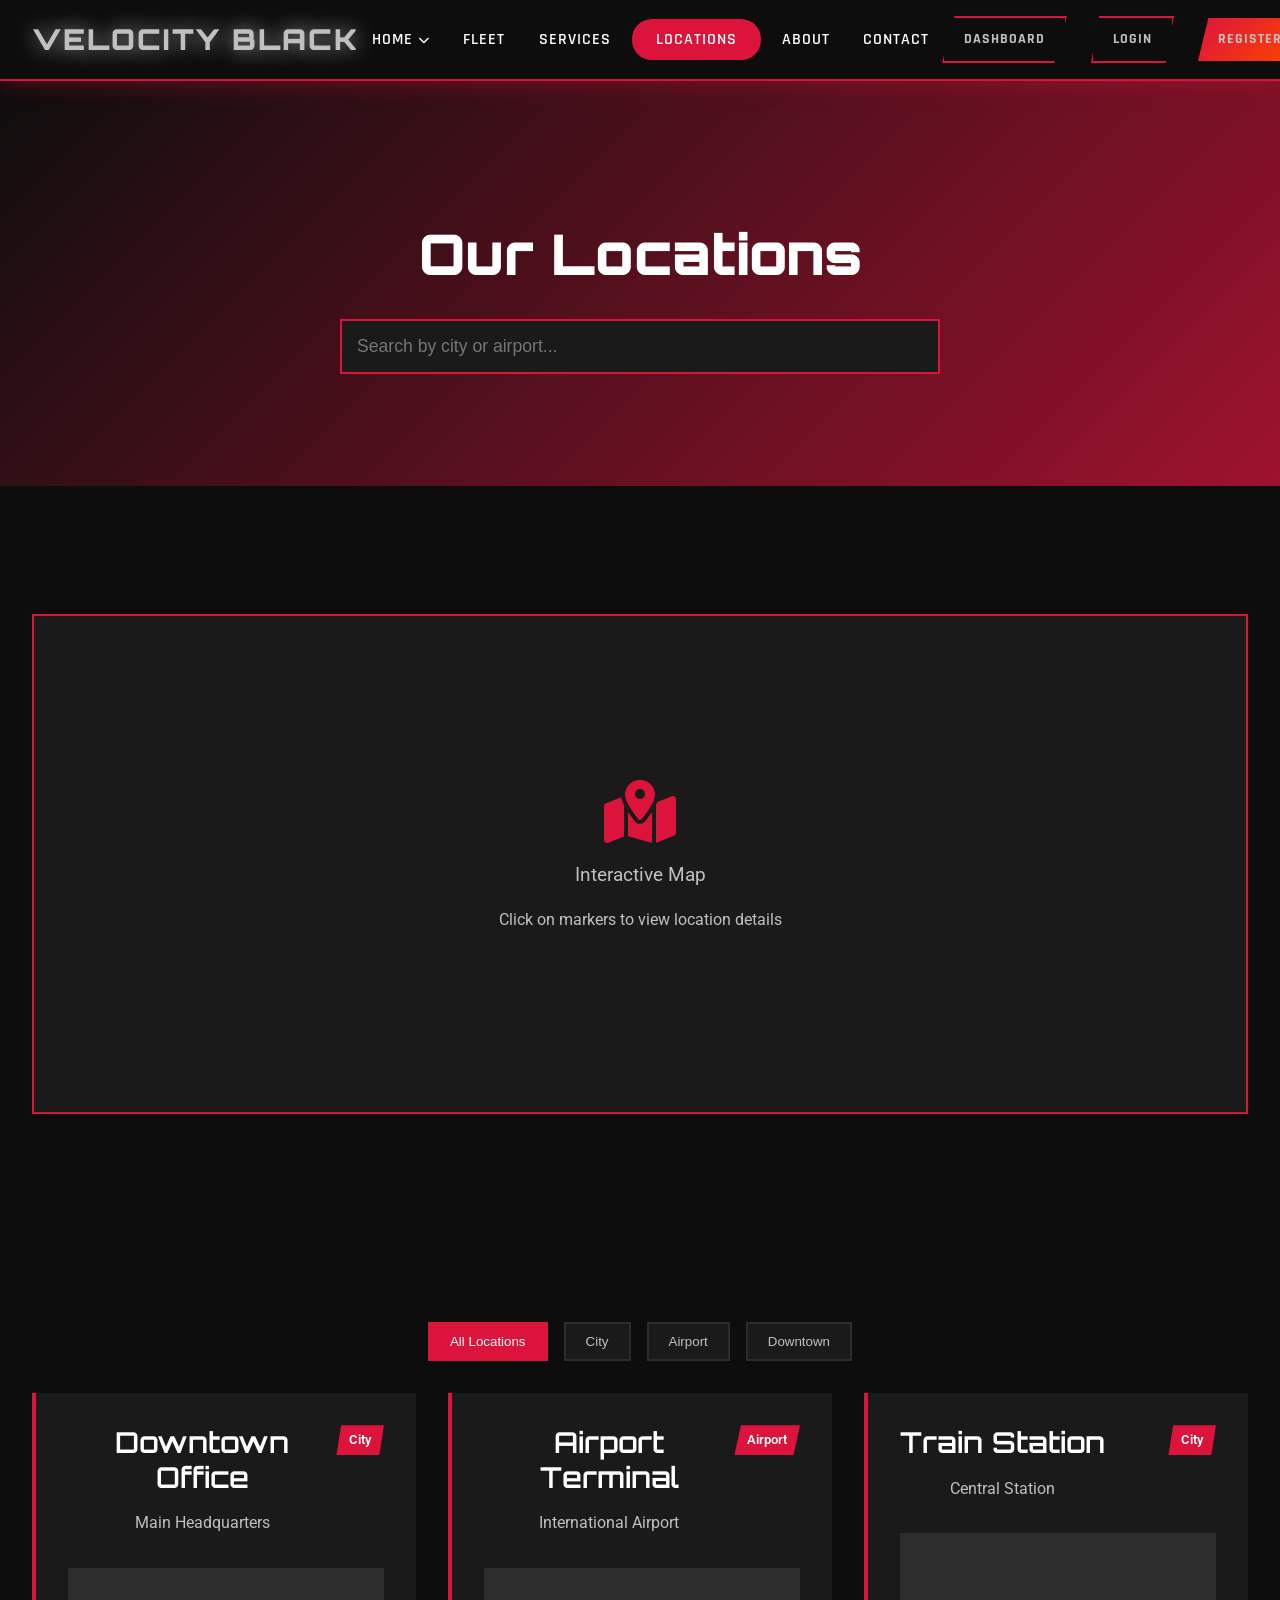
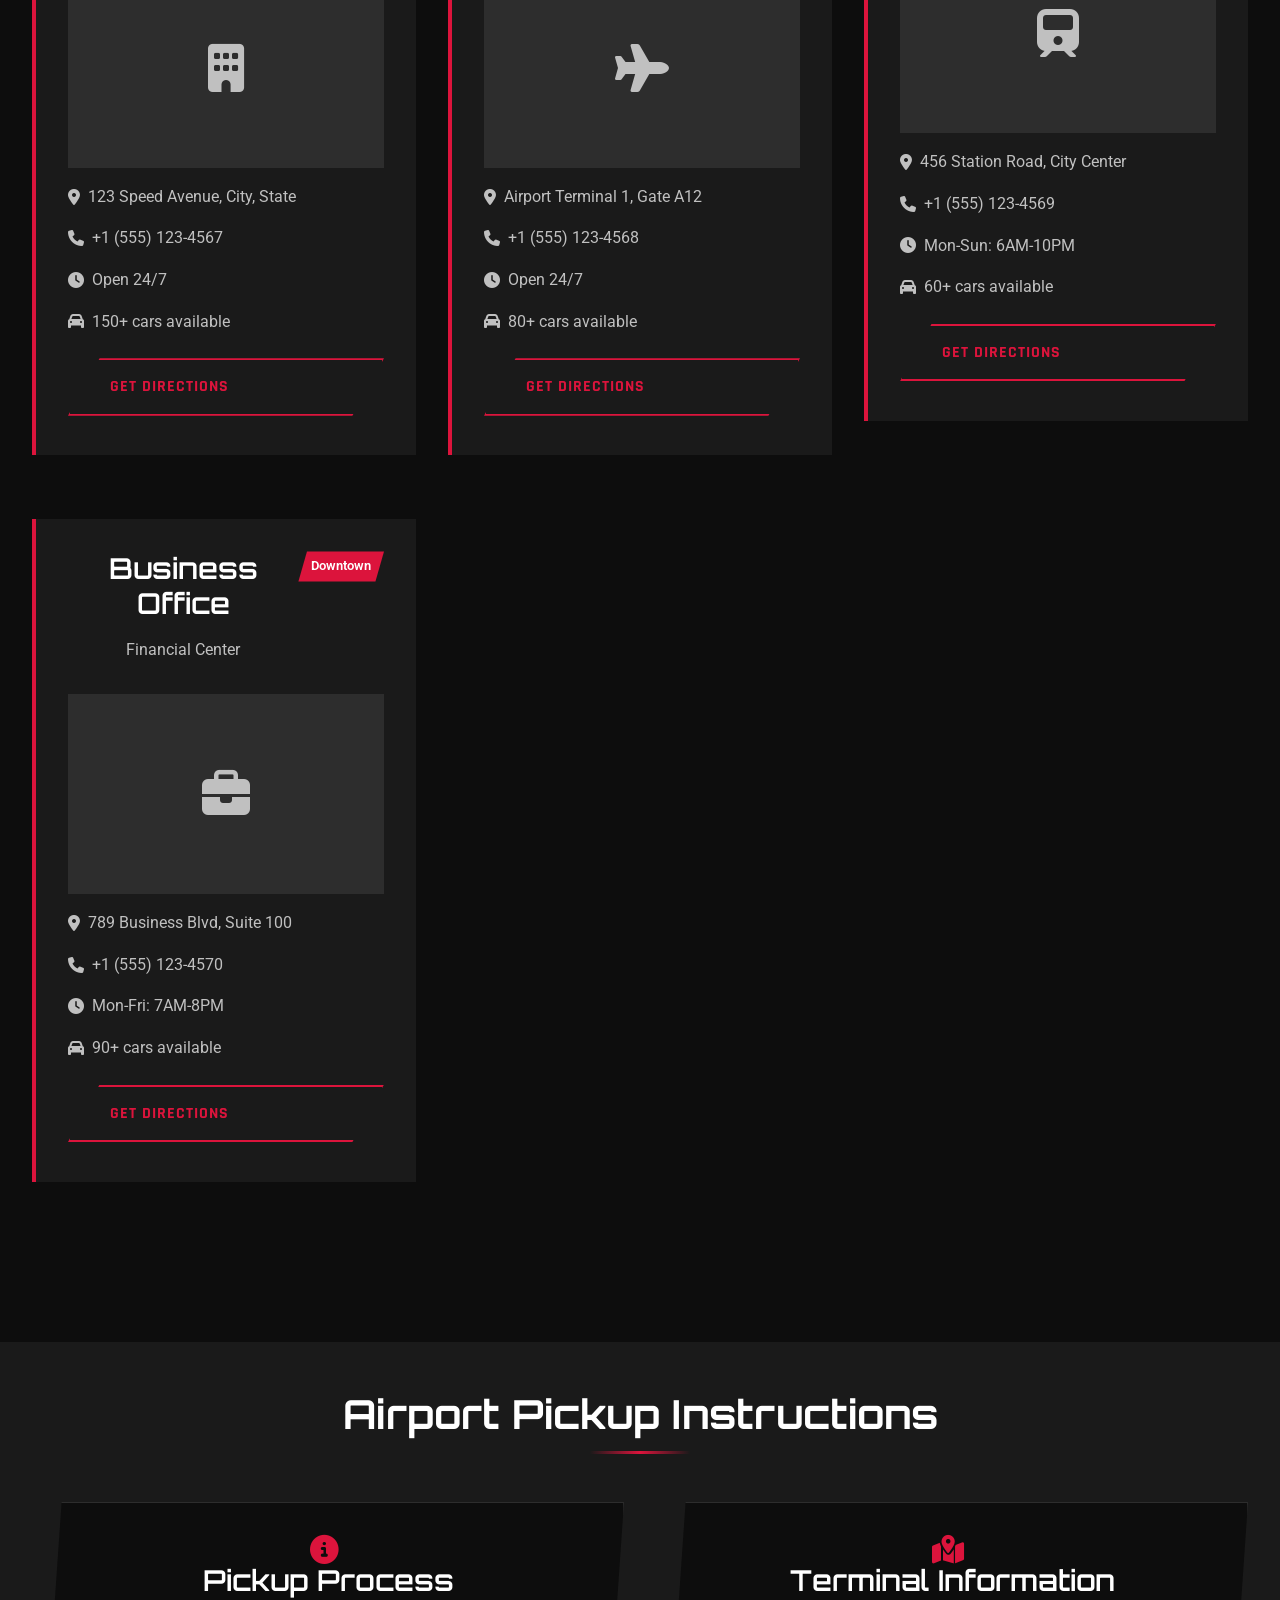
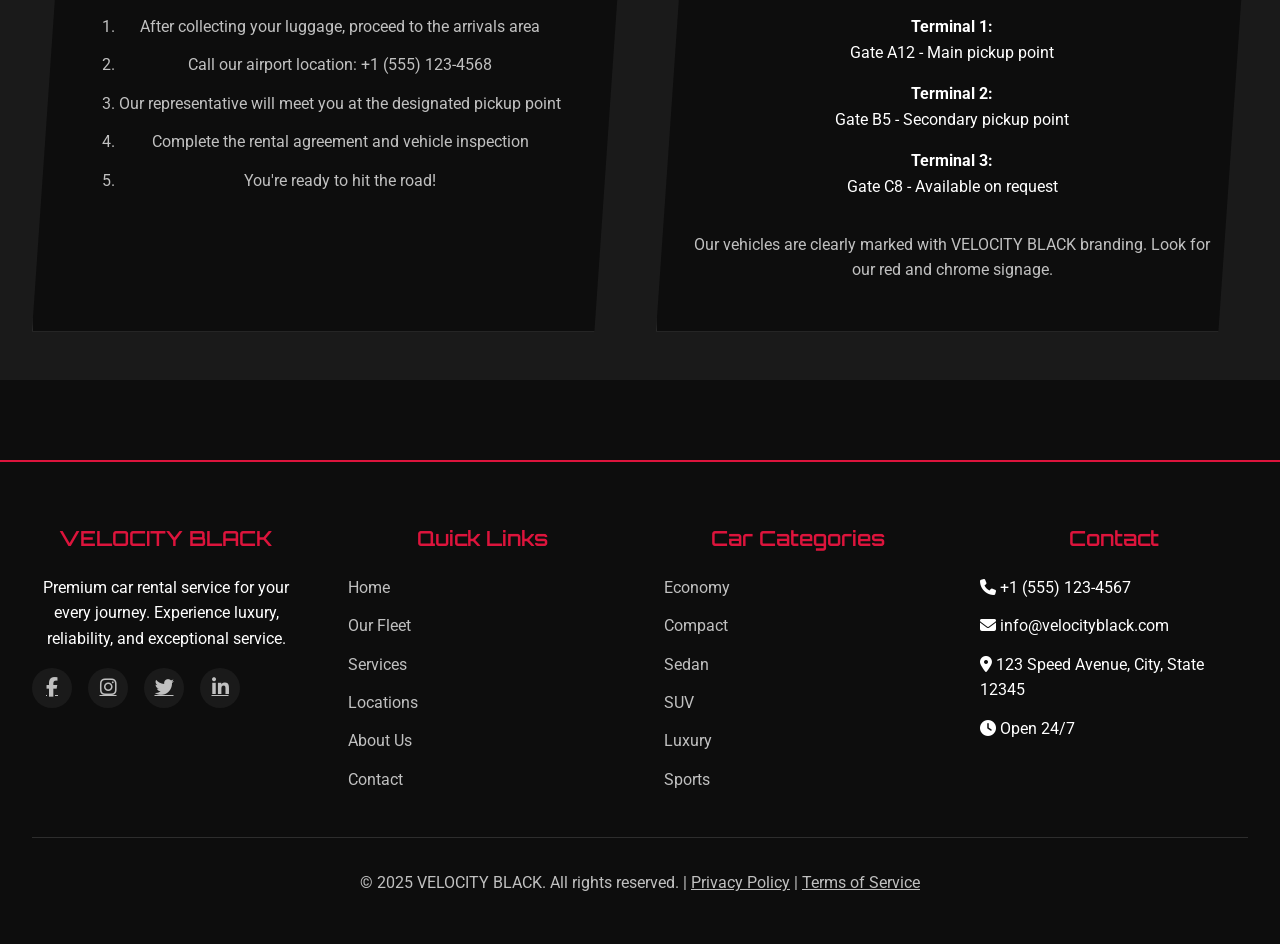
<file: locations.html>
<!DOCTYPE html>
<html lang="en">
<head>
    <meta charset="UTF-8">
    <meta name="viewport" content="width=device-width, initial-scale=1.0">
    <title>Locations - VELOCITY BLACK</title>
    <link rel="stylesheet" href="css/style.css">
    <link rel="stylesheet" href="https://cdnjs.cloudflare.com/ajax/libs/font-awesome/6.4.0/css/all.min.css">
    <link rel="icon" type="image/x-icon" href="data:image/svg+xml,<svg xmlns='http://www.w3.org/2000/svg' viewBox='0 0 100 100'><text y='.9em' font-size='90'>🚗</text></svg>">
    <style>
        .page-header {
            background: linear-gradient(135deg, rgba(13, 13, 13, 0.9) 0%, rgba(220, 20, 60, 0.7) 100%), url('https://images.unsplash.com/photo-1524661135-423995f22d0b?w=1920&h=600&fit=crop') center/cover;
            padding: 150px 2rem 80px;
            text-align: center;
            margin-top: 70px;
        }
        .location-search {
            max-width: 600px;
            margin: 2rem auto;
        }
        .location-search input {
            width: 100%;
            padding: 15px;
            background: var(--subtle);
            border: 2px solid var(--secondary);
            color: var(--text);
            font-size: 1.1rem;
        }
        .map-container {
            width: 100%;
            height: 500px;
            background: var(--subtle);
            border: 2px solid var(--secondary);
            margin: 3rem 0;
            display: flex;
            align-items: center;
            justify-content: center;
            color: var(--accent);
        }
        .location-card {
            background: var(--subtle);
            padding: 2rem;
            border-left: 4px solid var(--secondary);
            margin-bottom: 2rem;
            transition: all 0.3s ease;
        }
        .location-card:hover {
            transform: translateX(10px);
            box-shadow: 0 5px 20px rgba(220, 20, 60, 0.3);
        }
        .location-header {
            display: flex;
            justify-content: space-between;
            align-items: start;
            margin-bottom: 1rem;
        }
        .location-info {
            display: grid;
            grid-template-columns: repeat(auto-fit, minmax(200px, 1fr));
            gap: 1rem;
            margin-top: 1rem;
        }
        .location-info-item {
            display: flex;
            align-items: center;
            gap: 0.5rem;
            color: var(--accent);
        }
        .location-filter {
            display: flex;
            gap: 1rem;
            justify-content: center;
            margin-bottom: 2rem;
            flex-wrap: wrap;
        }
        .filter-btn {
            padding: 10px 20px;
            background: var(--subtle);
            border: 2px solid var(--extra);
            color: var(--accent);
            cursor: pointer;
            transition: all 0.3s ease;
        }
        .filter-btn.active {
            background: var(--secondary);
            color: var(--text);
            border-color: var(--secondary);
        }
        .airport-section {
            background: var(--subtle);
            padding: 3rem 2rem;
            margin-top: 3rem;
        }
    </style>
</head>
<body>
    <!-- NAVBAR -->
    <nav class="navbar">
        <div class="navbar-container">
            <a href="index.html" class="logo">VELOCITY BLACK</a>
            <ul class="nav-menu">
                <li class="nav-dropdown">
                    <a href="#" class="dropdown-toggle">Home <i class="fas fa-chevron-down"></i></a>
                    <ul class="dropdown-menu">
                        <li><a href="index.html">Home Page</a></li>
                        <li><a href="index2.html">Home Page 2</a></li>
                    </ul>
                </li>
                <li><a href="fleet.html">Fleet</a></li>
                <li><a href="services.html">Services</a></li>
                <li><a href="locations.html" class="active">Locations</a></li>
                <li><a href="about.html">About</a></li>
                <li><a href="contact.html">Contact</a></li>
            </ul>
            <div class="nav-icons">
                <a href="dashboard.html" class="btn btn-secondary" style="padding: 10px 20px; font-size: 0.9rem;">Dashboard</a>
                <a href="login.html" class="btn btn-secondary" style="padding: 10px 20px; font-size: 0.9rem;">Login</a>
                <a href="register.html" class="btn" style="padding: 10px 20px; font-size: 0.9rem;">Register</a>
            </div>
            <button class="mobile-menu-toggle" aria-label="Toggle Menu">☰</button>
        </div>
    </nav>

    <!-- PAGE HEADER -->
    <section class="page-header">
        <h1>Our Locations</h1>
        <div class="location-search">
            <input type="text" placeholder="Search by city or airport...">
        </div>
    </section>

    <!-- INTERACTIVE MAP -->
    <section class="section">
        <div class="map-container">
            <div style="text-align: center;">
                <i class="fas fa-map-marked-alt" style="font-size: 4rem; margin-bottom: 1rem; color: var(--secondary);"></i>
                <p style="font-size: 1.2rem;">Interactive Map</p>
                <p style="color: var(--accent); margin-top: 0.5rem;">Click on markers to view location details</p>
            </div>
        </div>
    </section>

    <!-- LOCATION FILTERS -->
    <section class="section">
        <div class="location-filter">
            <button class="filter-btn active">All Locations</button>
            <button class="filter-btn">City</button>
            <button class="filter-btn">Airport</button>
            <button class="filter-btn">Downtown</button>
        </div>

        <!-- LOCATION CARDS -->
        <div class="grid grid-2">
            <div class="location-card">
                <div class="location-header">
                    <div>
                        <h3>Downtown Office</h3>
                        <p style="color: var(--accent); margin-top: 0.5rem;">Main Headquarters</p>
                    </div>
                    <span class="car-card-category">City</span>
                </div>
                <div style="width: 100%; height: 200px; background: var(--extra); margin: 1rem 0; display: flex; align-items: center; justify-content: center;">
                    <i class="fas fa-building" style="font-size: 3rem; color: var(--accent);"></i>
                </div>
                <div class="location-info">
                    <div class="location-info-item">
                        <i class="fas fa-map-marker-alt"></i>
                        <span>123 Speed Avenue, City, State </span>
                    </div>
                    <div class="location-info-item">
                        <i class="fas fa-phone"></i>
                        <span>+1 (555) 123-4567</span>
                    </div>
                    <div class="location-info-item">
                        <i class="fas fa-clock"></i>
                        <span>Open 24/7</span>
                    </div>
                    <div class="location-info-item">
                        <i class="fas fa-car"></i>
                        <span>150+ cars available</span>
                    </div>
                </div>
                <a href="#" class="btn btn-secondary" style="margin-top: 1.5rem; width: 100%;">Get Directions</a>
            </div>

            <div class="location-card">
                <div class="location-header">
                    <div>
                        <h3>Airport Terminal</h3>
                        <p style="color: var(--accent); margin-top: 0.5rem;">International Airport</p>
                    </div>
                    <span class="car-card-category">Airport</span>
                </div>
                <div style="width: 100%; height: 200px; background: var(--extra); margin: 1rem 0; display: flex; align-items: center; justify-content: center;">
                    <i class="fas fa-plane" style="font-size: 3rem; color: var(--accent);"></i>
                </div>
                <div class="location-info">
                    <div class="location-info-item">
                        <i class="fas fa-map-marker-alt"></i>
                        <span>Airport Terminal 1, Gate A12</span>
                    </div>
                    <div class="location-info-item">
                        <i class="fas fa-phone"></i>
                        <span>+1 (555) 123-4568</span>
                    </div>
                    <div class="location-info-item">
                        <i class="fas fa-clock"></i>
                        <span>Open 24/7</span>
                    </div>
                    <div class="location-info-item">
                        <i class="fas fa-car"></i>
                        <span>80+ cars available</span>
                    </div>
                </div>
                <a href="#" class="btn btn-secondary" style="margin-top: 1.5rem; width: 100%;">Get Directions</a>
            </div>

            <div class="location-card">
                <div class="location-header">
                    <div>
                        <h3>Train Station</h3>
                        <p style="color: var(--accent); margin-top: 0.5rem;">Central Station</p>
                    </div>
                    <span class="car-card-category">City</span>
                </div>
                <div style="width: 100%; height: 200px; background: var(--extra); margin: 1rem 0; display: flex; align-items: center; justify-content: center;">
                    <i class="fas fa-train" style="font-size: 3rem; color: var(--accent);"></i>
                </div>
                <div class="location-info">
                    <div class="location-info-item">
                        <i class="fas fa-map-marker-alt"></i>
                        <span>456 Station Road, City Center</span>
                    </div>
                    <div class="location-info-item">
                        <i class="fas fa-phone"></i>
                        <span>+1 (555) 123-4569</span>
                    </div>
                    <div class="location-info-item">
                        <i class="fas fa-clock"></i>
                        <span>Mon-Sun: 6AM-10PM</span>
                    </div>
                    <div class="location-info-item">
                        <i class="fas fa-car"></i>
                        <span>60+ cars available</span>
                    </div>
                </div>
                <a href="#" class="btn btn-secondary" style="margin-top: 1.5rem; width: 100%;">Get Directions</a>
            </div>

            <div class="location-card">
                <div class="location-header">
                    <div>
                        <h3>Business Office</h3>
                        <p style="color: var(--accent); margin-top: 0.5rem;">Financial Center</p>
                    </div>
                    <span class="car-card-category">Downtown</span>
                </div>
                <div style="width: 100%; height: 200px; background: var(--extra); margin: 1rem 0; display: flex; align-items: center; justify-content: center;">
                    <i class="fas fa-briefcase" style="font-size: 3rem; color: var(--accent);"></i>
                </div>
                <div class="location-info">
                    <div class="location-info-item">
                        <i class="fas fa-map-marker-alt"></i>
                        <span>789 Business Blvd, Suite 100</span>
                    </div>
                    <div class="location-info-item">
                        <i class="fas fa-phone"></i>
                        <span>+1 (555) 123-4570</span>
                    </div>
                    <div class="location-info-item">
                        <i class="fas fa-clock"></i>
                        <span>Mon-Fri: 7AM-8PM</span>
                    </div>
                    <div class="location-info-item">
                        <i class="fas fa-car"></i>
                        <span>90+ cars available</span>
                    </div>
                </div>
                <a href="#" class="btn btn-secondary" style="margin-top: 1.5rem; width: 100%;">Get Directions</a>
            </div>
        </div>
    </section>

    <!-- AIRPORT LOCATIONS -->
    <section class="airport-section">
        <div style="max-width: 1400px; margin: 0 auto;">
            <div class="section-title">
                <h2>Airport Pickup Instructions</h2>
            </div>
            <div class="grid grid-2">
                <div class="card">
                    <h3><i class="fas fa-info-circle" style="color: var(--secondary); margin-right: 0.5rem;"></i>Pickup Process</h3>
                    <ol style="padding-left: 1.5rem; color: var(--accent);">
                        <li style="margin-bottom: 0.8rem;">After collecting your luggage, proceed to the arrivals area</li>
                        <li style="margin-bottom: 0.8rem;">Call our airport location: +1 (555) 123-4568</li>
                        <li style="margin-bottom: 0.8rem;">Our representative will meet you at the designated pickup point</li>
                        <li style="margin-bottom: 0.8rem;">Complete the rental agreement and vehicle inspection</li>
                        <li style="margin-bottom: 0.8rem;">You're ready to hit the road!</li>
                    </ol>
                </div>
                <div class="card">
                    <h3><i class="fas fa-map-marked-alt" style="color: var(--secondary); margin-right: 0.5rem;"></i>Terminal Information</h3>
                    <p><strong>Terminal 1:</strong> Gate A12 - Main pickup point</p>
                    <p><strong>Terminal 2:</strong> Gate B5 - Secondary pickup point</p>
                    <p><strong>Terminal 3:</strong> Gate C8 - Available on request</p>
                    <p style="margin-top: 1rem; color: var(--accent);">Our vehicles are clearly marked with VELOCITY BLACK branding. Look for our red and chrome signage.</p>
                </div>
            </div>
        </div>
    </section>

    <!-- FOOTER -->
    <footer class="footer carbon-fiber">
        <div class="footer-content">
            <div class="footer-section">
                <h3>VELOCITY BLACK</h3>
                <p>Premium car rental service for your every journey. Experience luxury, reliability, and exceptional service.</p>
                <div class="footer-social">
                    <a href="#" aria-label="Facebook"><i class="fab fa-facebook-f"></i></a>
                    <a href="#" aria-label="Instagram"><i class="fab fa-instagram"></i></a>
                    <a href="#" aria-label="Twitter"><i class="fab fa-twitter"></i></a>
                    <a href="#" aria-label="LinkedIn"><i class="fab fa-linkedin-in"></i></a>
                </div>
            </div>
            <div class="footer-section">
                <h3>Quick Links</h3>
                <ul>
                    <li><a href="index.html">Home</a></li>
                    <li><a href="fleet.html">Our Fleet</a></li>
                    <li><a href="services.html">Services</a></li>
                    <li><a href="locations.html">Locations</a></li>
                    <li><a href="about.html">About Us</a></li>
                    <li><a href="contact.html">Contact</a></li>
                </ul>
            </div>
            <div class="footer-section">
                <h3>Car Categories</h3>
                <ul>
                    <li><a href="fleet.html">Economy</a></li>
                    <li><a href="fleet.html">Compact</a></li>
                    <li><a href="fleet.html">Sedan</a></li>
                    <li><a href="fleet.html">SUV</a></li>
                    <li><a href="fleet.html">Luxury</a></li>
                    <li><a href="fleet.html">Sports</a></li>
                </ul>
            </div>
            <div class="footer-section">
                <h3>Contact</h3>
                <ul>
                    <li><i class="fas fa-phone"></i> +1 (555) 123-4567</li>
                    <li><i class="fas fa-envelope"></i> info@velocityblack.com</li>
                    <li><i class="fas fa-map-marker-alt"></i> 123 Speed Avenue, City, State 12345</li>
                    <li><i class="fas fa-clock"></i> Open 24/7</li>
                </ul>
            </div>
        </div>
        <div class="footer-bottom">
            <p>&copy; 2025 VELOCITY BLACK. All rights reserved. | <a href="#" style="color: var(--accent);">Privacy Policy</a> | <a href="#" style="color: var(--accent);">Terms of Service</a></p>
        </div>
    </footer>

    <button class="back-to-top" aria-label="Back to Top">
        <i class="fas fa-arrow-up"></i>
    </button>

    <script src="js/main.js"></script>
</body>
</html>
</file>
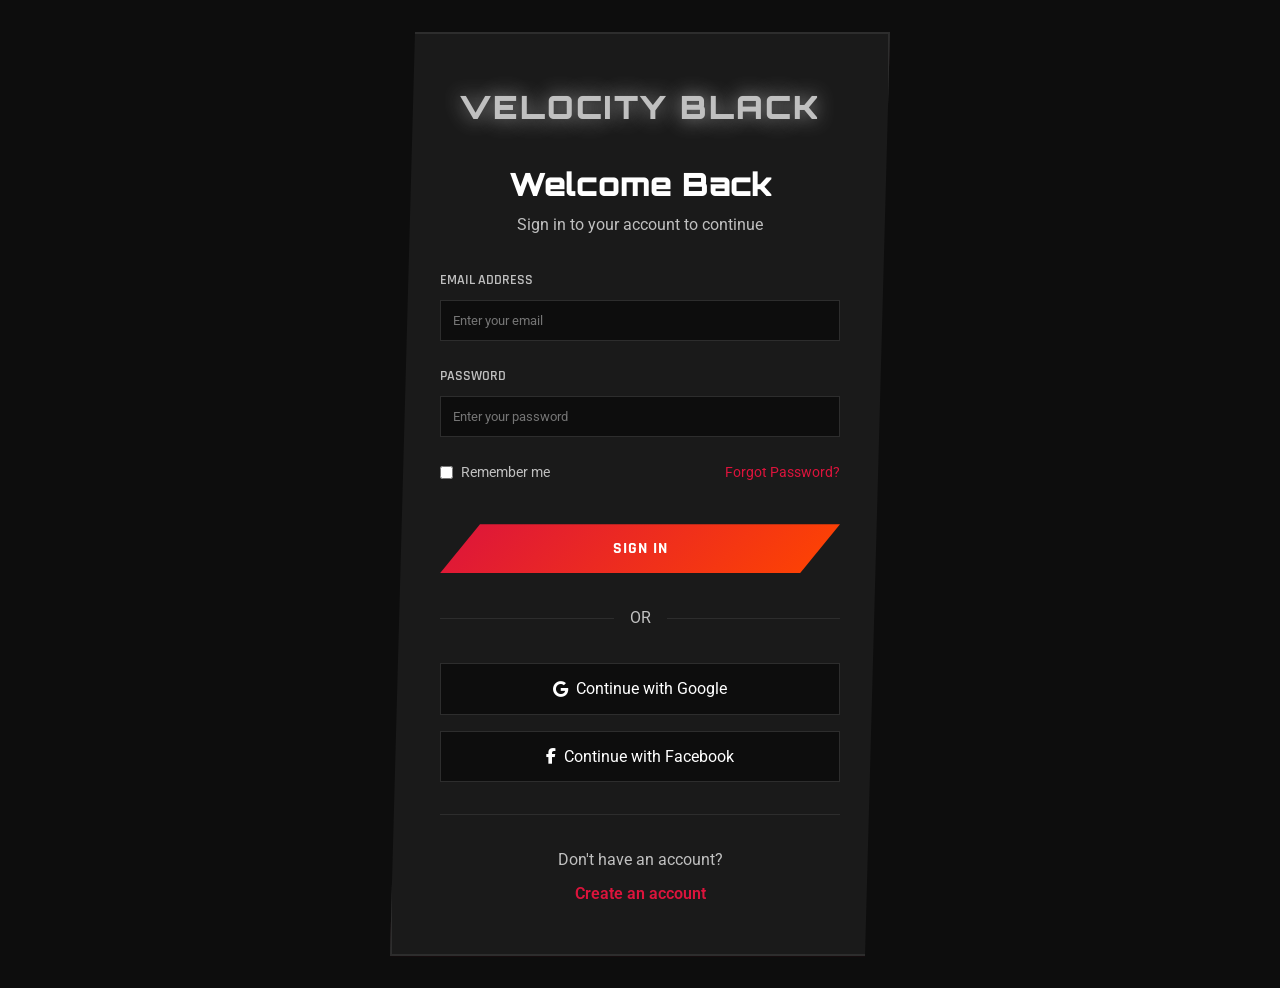
<file: login.html>
<!DOCTYPE html>
<html lang="en">
<head>
    <meta charset="UTF-8">
    <meta name="viewport" content="width=device-width, initial-scale=1.0">
    <title>Login - VELOCITY BLACK</title>
    <link rel="stylesheet" href="css/style.css">
    <link rel="stylesheet" href="https://cdnjs.cloudflare.com/ajax/libs/font-awesome/6.4.0/css/all.min.css">
    <link rel="icon" type="image/x-icon" href="data:image/svg+xml,<svg xmlns='http://www.w3.org/2000/svg' viewBox='0 0 100 100'><text y='.9em' font-size='90'>🚗</text></svg>">
    <style>
        body {
            padding-top: 0;
            background: var(--primary);
            min-height: 100vh;
            display: flex;
            align-items: center;
            justify-content: center;
            padding: 2rem;
        }
        
        .login-container {
            max-width: 500px;
            width: 100%;
            background: var(--subtle);
            border: 2px solid var(--extra);
            padding: 3rem;
            clip-path: polygon(5% 0%, 100% 0%, 95% 100%, 0% 100%);
            box-shadow: 0 10px 50px rgba(220, 20, 60, 0.3);
        }
        
        .login-logo {
            text-align: center;
            margin-bottom: 2rem;
        }
        
        .login-logo a {
            font-family: var(--font-heading);
            font-size: 2rem;
            font-weight: 900;
            color: var(--accent);
            text-decoration: none;
            text-transform: uppercase;
            letter-spacing: 2px;
            text-shadow: 0 0 20px rgba(192, 192, 192, 0.8);
            transition: all 0.3s ease;
            display: inline-block;
        }
        
        .login-logo a:hover {
            color: var(--secondary);
            text-shadow: 0 0 30px rgba(220, 20, 60, 1);
            transform: scale(1.05);
        }
        
        .login-header {
            text-align: center;
            margin-bottom: 2rem;
        }
        
        .login-header h1 {
            font-size: 2rem;
            margin-bottom: 0.5rem;
            color: var(--text);
        }
        
        .login-header p {
            color: var(--accent);
            font-size: 1rem;
        }
        
        .login-form {
            display: flex;
            flex-direction: column;
            gap: 1.5rem;
        }
        
        .form-group {
            display: flex;
            flex-direction: column;
        }
        
        .form-group label {
            font-family: var(--font-accent);
            font-weight: 600;
            margin-bottom: 0.5rem;
            color: var(--accent);
            font-size: 0.9rem;
            text-transform: uppercase;
        }
        
        .form-group input {
            padding: 12px;
            background: var(--primary);
            border: 1px solid var(--extra);
            color: var(--text);
            font-family: var(--font-body);
            transition: all 0.3s ease;
        }
        
        .form-group input:hover {
            border-color: var(--accent);
            background: var(--extra);
        }
        
        .form-group input:focus {
            outline: none;
            border-color: var(--secondary);
            box-shadow: 0 0 15px rgba(220, 20, 60, 0.5);
        }
        
        .form-options {
            display: flex;
            justify-content: space-between;
            align-items: center;
            font-size: 0.9rem;
        }
        
        .form-options label {
            display: flex;
            align-items: center;
            gap: 0.5rem;
            color: var(--accent);
            cursor: pointer;
        }
        
        .form-options input[type="checkbox"] {
            width: auto;
            cursor: pointer;
        }
        
        .form-options a {
            color: var(--secondary);
            text-decoration: none;
            transition: all 0.3s ease;
        }
        
        .form-options a:hover {
            color: var(--highlight);
            text-decoration: underline;
        }
        
        .login-form .btn {
            width: 100%;
            padding: 14px;
            font-size: 1rem;
            margin-top: 1rem;
        }
        
        .divider {
            text-align: center;
            margin: 2rem 0;
            position: relative;
        }
        
        .divider::before {
            content: '';
            position: absolute;
            top: 50%;
            left: 0;
            right: 0;
            height: 1px;
            background: var(--extra);
        }
        
        .divider span {
            background: var(--subtle);
            padding: 0 1rem;
            color: var(--accent);
            position: relative;
        }
        
        .social-login {
            display: flex;
            flex-direction: column;
            gap: 1rem;
        }
        
        .social-btn {
            display: flex;
            align-items: center;
            justify-content: center;
            gap: 0.5rem;
            padding: 12px;
            background: var(--primary);
            border: 1px solid var(--extra);
            color: var(--text);
            text-decoration: none;
            transition: all 0.3s ease;
        }
        
        .social-btn:hover {
            border-color: var(--secondary);
            background: var(--extra);
        }
        
        .register-link {
            text-align: center;
            margin-top: 2rem;
            padding-top: 2rem;
            border-top: 1px solid var(--extra);
        }
        
        .register-link p {
            color: var(--accent);
            margin-bottom: 0.5rem;
        }
        
        .register-link a {
            color: var(--secondary);
            text-decoration: none;
            font-weight: 600;
            transition: all 0.3s ease;
        }
        
        .register-link a:hover {
            color: var(--highlight);
            text-decoration: underline;
        }
        
        @media (max-width: 768px) {
            .login-container {
                padding: 2rem 1.5rem;
            }
            
            .login-logo a {
                font-size: 1.5rem;
            }
            
            .login-header h1 {
                font-size: 1.5rem;
            }
        }
    </style>
</head>
<body>
    <div class="login-container">
        <div class="login-logo">
            <a href="index.html">VELOCITY BLACK</a>
        </div>
        
        <div class="login-header">
            <h1>Welcome Back</h1>
            <p>Sign in to your account to continue</p>
        </div>
        
        <form class="login-form" action="#" method="POST">
            <div class="form-group">
                <label for="email">Email Address</label>
                <input type="email" id="email" name="email" placeholder="Enter your email" required>
            </div>
            
            <div class="form-group">
                <label for="password">Password</label>
                <input type="password" id="password" name="password" placeholder="Enter your password" required>
            </div>
            
            <div class="form-options">
                <label>
                    <input type="checkbox" name="remember">
                    Remember me
                </label>
                <a href="#">Forgot Password?</a>
            </div>
            
            <button type="submit" class="btn">Sign In</button>
        </form>
        
        <div class="divider">
            <span>OR</span>
        </div>
        
        <div class="social-login">
            <a href="#" class="social-btn">
                <i class="fab fa-google"></i>
                Continue with Google
            </a>
            <a href="#" class="social-btn">
                <i class="fab fa-facebook-f"></i>
                Continue with Facebook
            </a>
        </div>
        
        <div class="register-link">
            <p>Don't have an account?</p>
            <a href="register.html">Create an account</a>
        </div>
    </div>

    <script src="js/main.js"></script>
</body>
</html>
</file>
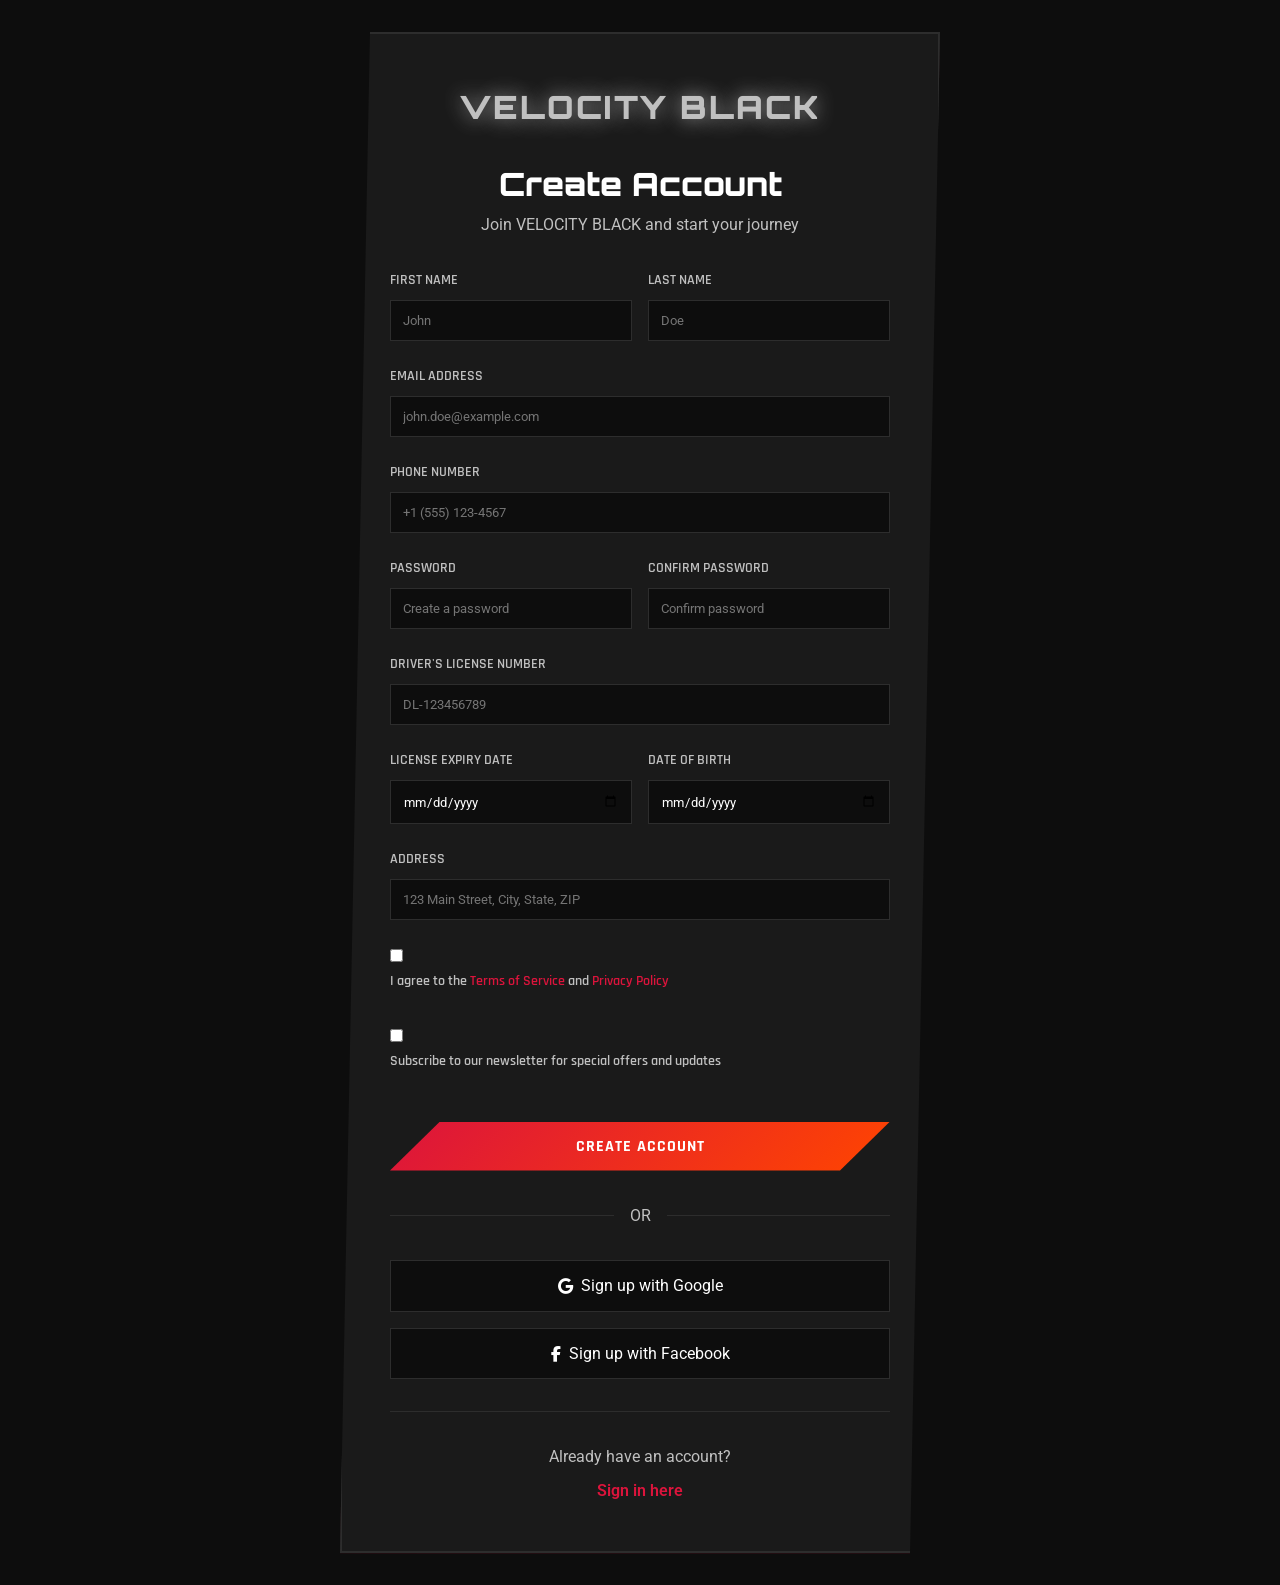
<file: register.html>
<!DOCTYPE html>
<html lang="en">
<head>
    <meta charset="UTF-8">
    <meta name="viewport" content="width=device-width, initial-scale=1.0">
    <title>Register - VELOCITY BLACK</title>
    <link rel="stylesheet" href="css/style.css">
    <link rel="stylesheet" href="https://cdnjs.cloudflare.com/ajax/libs/font-awesome/6.4.0/css/all.min.css">
    <link rel="icon" type="image/x-icon" href="data:image/svg+xml,<svg xmlns='http://www.w3.org/2000/svg' viewBox='0 0 100 100'><text y='.9em' font-size='90'>🚗</text></svg>">
    <style>
        body {
            padding-top: 0;
            background: var(--primary);
            min-height: 100vh;
            display: flex;
            align-items: center;
            justify-content: center;
            padding: 2rem;
        }
        
        .register-container {
            max-width: 600px;
            width: 100%;
            background: var(--subtle);
            border: 2px solid var(--extra);
            padding: 3rem;
            clip-path: polygon(5% 0%, 100% 0%, 95% 100%, 0% 100%);
            box-shadow: 0 10px 50px rgba(220, 20, 60, 0.3);
        }
        
        .register-logo {
            text-align: center;
            margin-bottom: 2rem;
        }
        
        .register-logo a {
            font-family: var(--font-heading);
            font-size: 2rem;
            font-weight: 900;
            color: var(--accent);
            text-decoration: none;
            text-transform: uppercase;
            letter-spacing: 2px;
            text-shadow: 0 0 20px rgba(192, 192, 192, 0.8);
            transition: all 0.3s ease;
            display: inline-block;
        }
        
        .register-logo a:hover {
            color: var(--secondary);
            text-shadow: 0 0 30px rgba(220, 20, 60, 1);
            transform: scale(1.05);
        }
        
        .register-header {
            text-align: center;
            margin-bottom: 2rem;
        }
        
        .register-header h1 {
            font-size: 2rem;
            margin-bottom: 0.5rem;
            color: var(--text);
        }
        
        .register-header p {
            color: var(--accent);
            font-size: 1rem;
        }
        
        .register-form {
            display: flex;
            flex-direction: column;
            gap: 1.5rem;
        }
        
        .form-row {
            display: grid;
            grid-template-columns: repeat(auto-fit, minmax(200px, 1fr));
            gap: 1rem;
        }
        
        .form-group {
            display: flex;
            flex-direction: column;
        }
        
        .form-group.full-width {
            grid-column: 1 / -1;
        }
        
        .form-group label {
            font-family: var(--font-accent);
            font-weight: 600;
            margin-bottom: 0.5rem;
            color: var(--accent);
            font-size: 0.9rem;
            text-transform: uppercase;
        }
        
        .form-group input,
        .form-group select {
            padding: 12px;
            background: var(--primary);
            border: 1px solid var(--extra);
            color: var(--text);
            font-family: var(--font-body);
            transition: all 0.3s ease;
        }
        
        .form-group input:hover,
        .form-group select:hover {
            border-color: var(--accent);
            background: var(--extra);
        }
        
        .form-group input:focus,
        .form-group select:focus {
            outline: none;
            border-color: var(--secondary);
            box-shadow: 0 0 15px rgba(220, 20, 60, 0.5);
        }
        
        .form-group-checkbox {
            display: flex;
            align-items: flex-start;
            gap: 0.5rem;
        }
        
        .form-group-checkbox input[type="checkbox"] {
            width: auto;
            margin-top: 0.3rem;
            cursor: pointer;
        }
        
        .form-group-checkbox label {
            font-size: 0.9rem;
            color: var(--accent);
            cursor: pointer;
            text-transform: none;
        }
        
        .form-group-checkbox a {
            color: var(--secondary);
            text-decoration: none;
        }
        
        .form-group-checkbox a:hover {
            color: var(--highlight);
            text-decoration: underline;
        }
        
        .register-form .btn {
            width: 100%;
            padding: 14px;
            font-size: 1rem;
            margin-top: 1rem;
        }
        
        .divider {
            text-align: center;
            margin: 2rem 0;
            position: relative;
        }
        
        .divider::before {
            content: '';
            position: absolute;
            top: 50%;
            left: 0;
            right: 0;
            height: 1px;
            background: var(--extra);
        }
        
        .divider span {
            background: var(--subtle);
            padding: 0 1rem;
            color: var(--accent);
            position: relative;
        }
        
        .social-register {
            display: flex;
            flex-direction: column;
            gap: 1rem;
        }
        
        .social-btn {
            display: flex;
            align-items: center;
            justify-content: center;
            gap: 0.5rem;
            padding: 12px;
            background: var(--primary);
            border: 1px solid var(--extra);
            color: var(--text);
            text-decoration: none;
            transition: all 0.3s ease;
        }
        
        .social-btn:hover {
            border-color: var(--secondary);
            background: var(--extra);
        }
        
        .login-link {
            text-align: center;
            margin-top: 2rem;
            padding-top: 2rem;
            border-top: 1px solid var(--extra);
        }
        
        .login-link p {
            color: var(--accent);
            margin-bottom: 0.5rem;
        }
        
        .login-link a {
            color: var(--secondary);
            text-decoration: none;
            font-weight: 600;
            transition: all 0.3s ease;
        }
        
        .login-link a:hover {
            color: var(--highlight);
            text-decoration: underline;
        }
        
        @media (max-width: 768px) {
            .register-container {
                padding: 2rem 1.5rem;
            }
            
            .register-logo a {
                font-size: 1.5rem;
            }
            
            .register-header h1 {
                font-size: 1.5rem;
            }
            
            .form-row {
                grid-template-columns: 1fr;
            }
        }
    </style>
</head>
<body>
    <div class="register-container">
        <div class="register-logo">
            <a href="index.html">VELOCITY BLACK</a>
        </div>
        
        <div class="register-header">
            <h1>Create Account</h1>
            <p>Join VELOCITY BLACK and start your journey</p>
        </div>
        
        <form class="register-form" action="#" method="POST">
            <div class="form-row">
                <div class="form-group">
                    <label for="first-name">First Name</label>
                    <input type="text" id="first-name" name="first-name" placeholder="John" required>
                </div>
                
                <div class="form-group">
                    <label for="last-name">Last Name</label>
                    <input type="text" id="last-name" name="last-name" placeholder="Doe" required>
                </div>
            </div>
            
            <div class="form-group full-width">
                <label for="email">Email Address</label>
                <input type="email" id="email" name="email" placeholder="john.doe@example.com" required>
            </div>
            
            <div class="form-group full-width">
                <label for="phone">Phone Number</label>
                <input type="tel" id="phone" name="phone" placeholder="+1 (555) 123-4567" required>
            </div>
            
            <div class="form-row">
                <div class="form-group">
                    <label for="password">Password</label>
                    <input type="password" id="password" name="password" placeholder="Create a password" required>
                </div>
                
                <div class="form-group">
                    <label for="confirm-password">Confirm Password</label>
                    <input type="password" id="confirm-password" name="confirm-password" placeholder="Confirm password" required>
                </div>
            </div>
            
            <div class="form-group full-width">
                <label for="license-number">Driver's License Number</label>
                <input type="text" id="license-number" name="license-number" placeholder="DL-123456789" required>
            </div>
            
            <div class="form-row">
                <div class="form-group">
                    <label for="license-expiry">License Expiry Date</label>
                    <input type="date" id="license-expiry" name="license-expiry" required>
                </div>
                
                <div class="form-group">
                    <label for="date-of-birth">Date of Birth</label>
                    <input type="date" id="date-of-birth" name="date-of-birth" required>
                </div>
            </div>
            
            <div class="form-group full-width">
                <label for="address">Address</label>
                <input type="text" id="address" name="address" placeholder="123 Main Street, City, State, ZIP" required>
            </div>
            
            <div class="form-group full-width form-group-checkbox">
                <input type="checkbox" id="terms" name="terms" required>
                <label for="terms">I agree to the <a href="#">Terms of Service</a> and <a href="#">Privacy Policy</a></label>
            </div>
            
            <div class="form-group full-width form-group-checkbox">
                <input type="checkbox" id="newsletter" name="newsletter">
                <label for="newsletter">Subscribe to our newsletter for special offers and updates</label>
            </div>
            
            <button type="submit" class="btn">Create Account</button>
        </form>
        
        <div class="divider">
            <span>OR</span>
        </div>
        
        <div class="social-register">
            <a href="#" class="social-btn">
                <i class="fab fa-google"></i>
                Sign up with Google
            </a>
            <a href="#" class="social-btn">
                <i class="fab fa-facebook-f"></i>
                Sign up with Facebook
            </a>
        </div>
        
        <div class="login-link">
            <p>Already have an account?</p>
            <a href="login.html">Sign in here</a>
        </div>
    </div>

    <script src="js/main.js"></script>
</body>
</html>
</file>
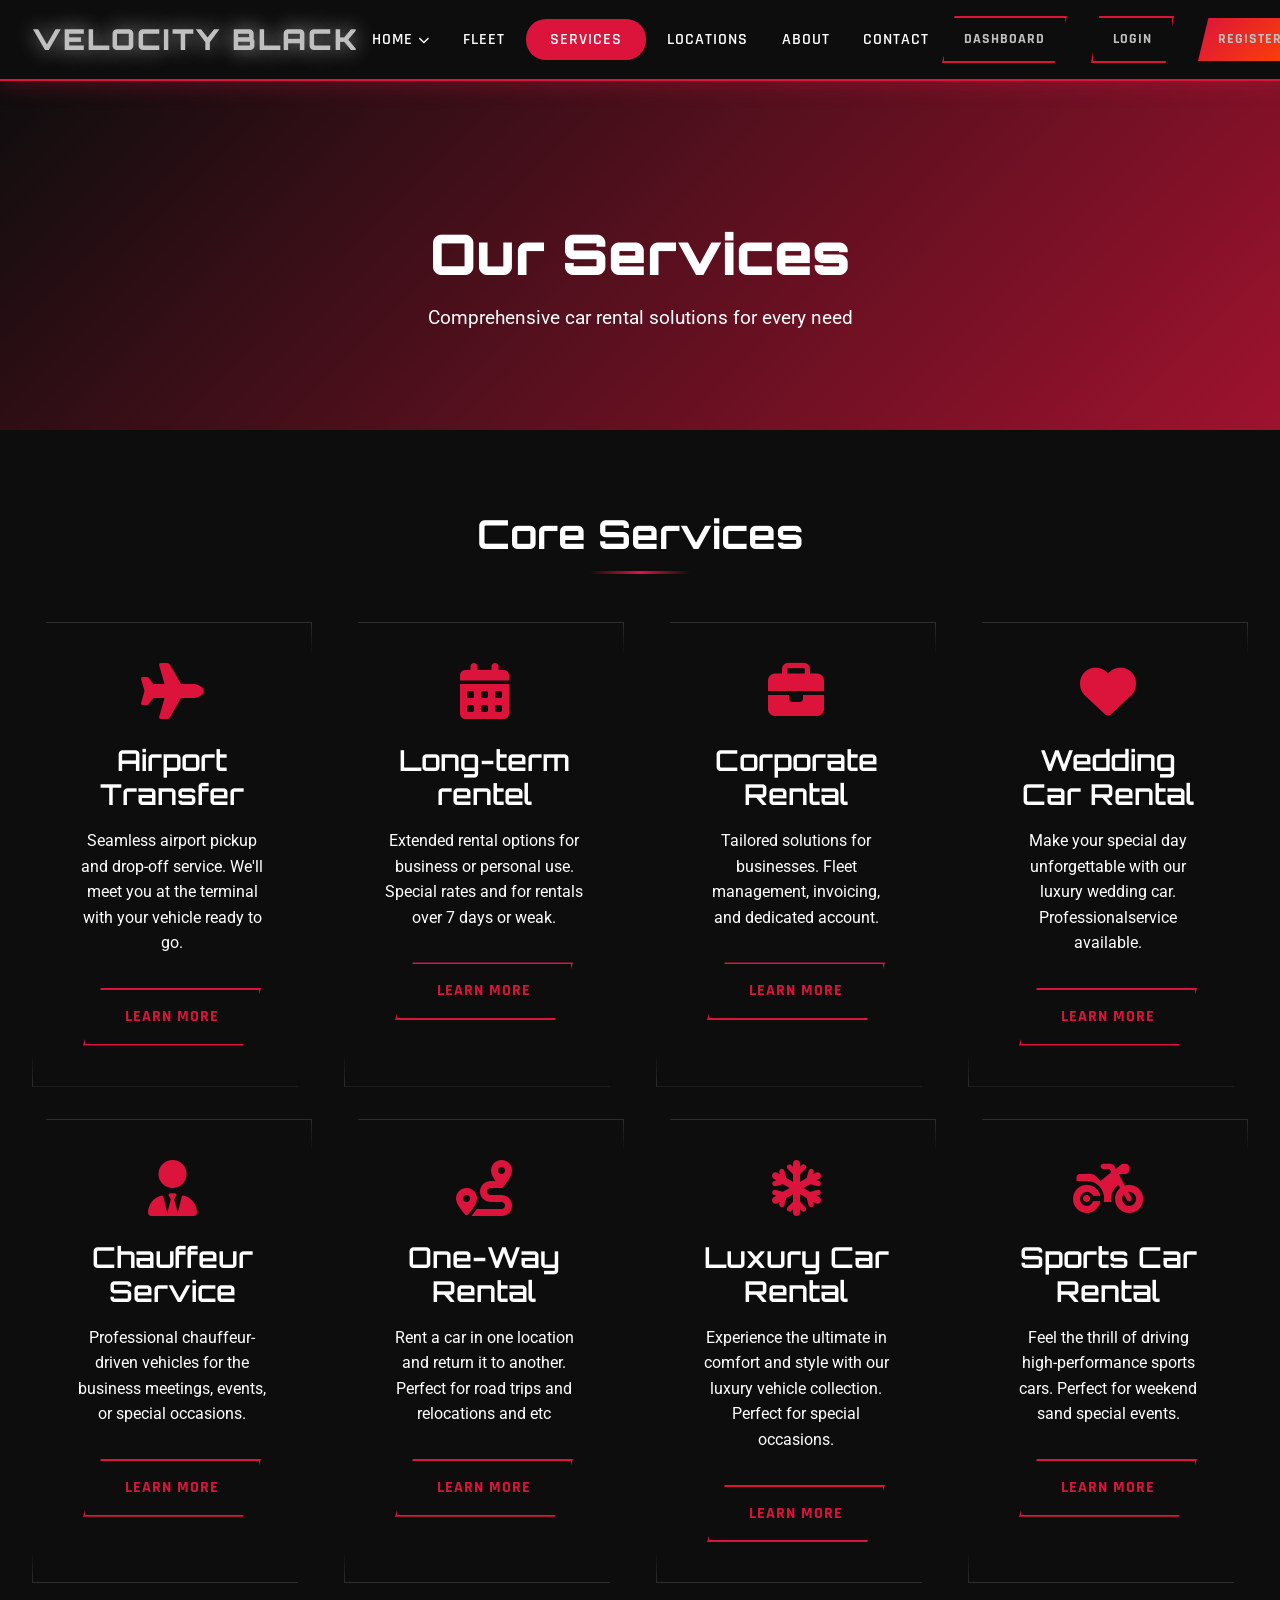
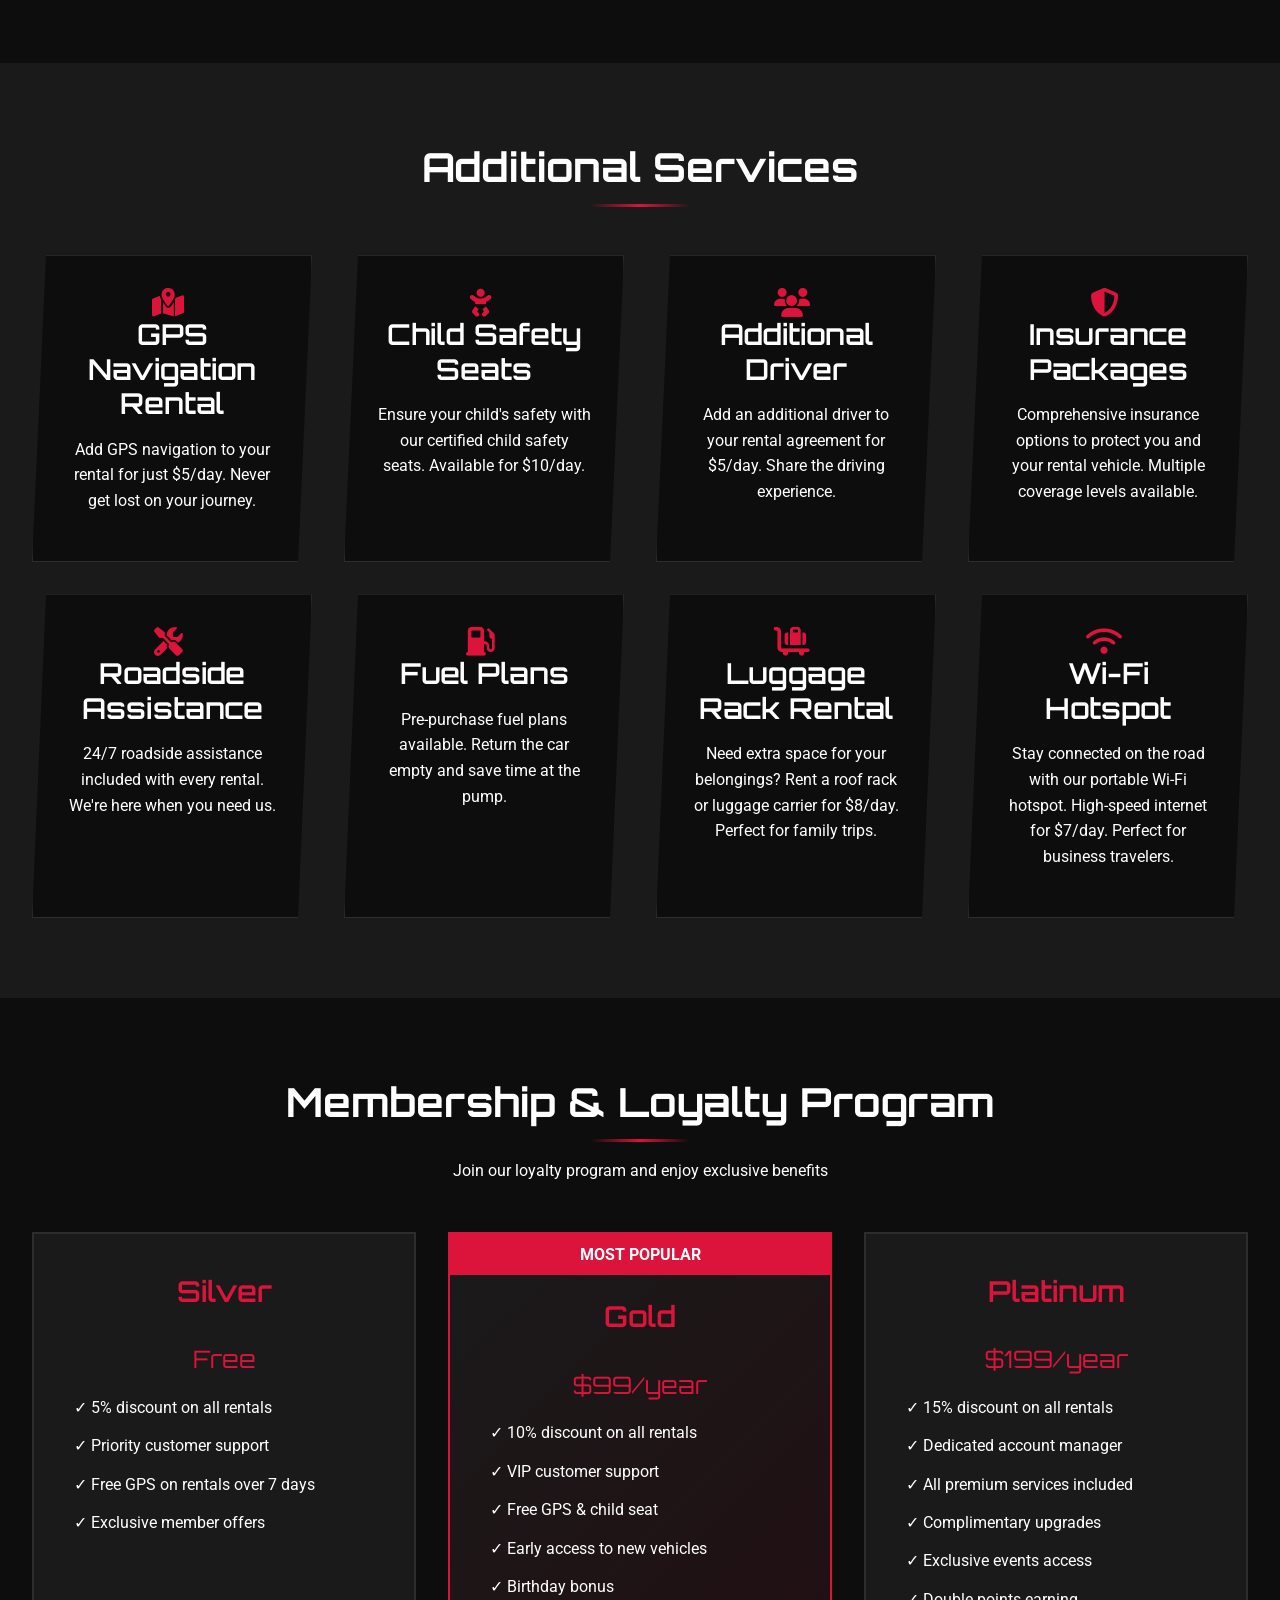
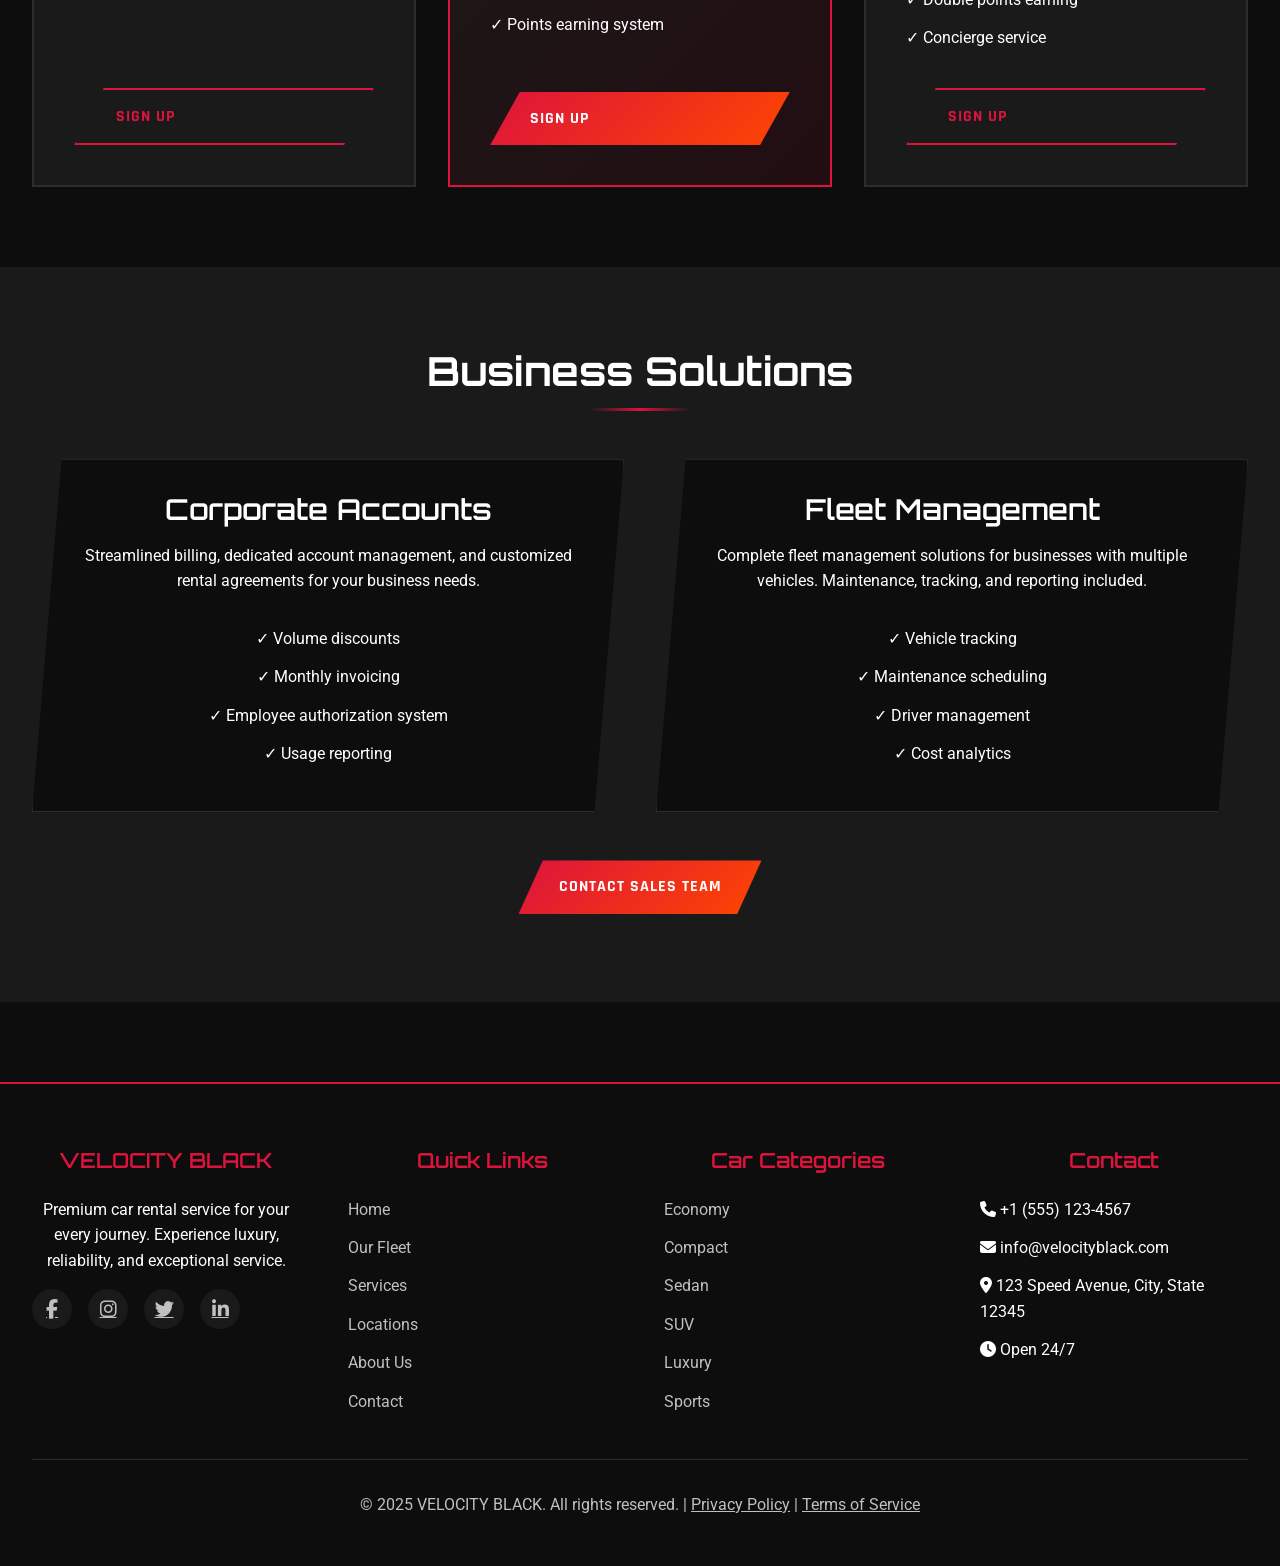
<file: services.html>
<!DOCTYPE html>
<html lang="en">
<head>
    <meta charset="UTF-8">
    <meta name="viewport" content="width=device-width, initial-scale=1.0">
    <title>Our Services - VELOCITY BLACK</title>
    <link rel="stylesheet" href="css/style.css">
    <link rel="stylesheet" href="https://cdnjs.cloudflare.com/ajax/libs/font-awesome/6.4.0/css/all.min.css">
    <link rel="icon" type="image/x-icon" href="data:image/svg+xml,<svg xmlns='http://www.w3.org/2000/svg' viewBox='0 0 100 100'><text y='.9em' font-size='90'>🚗</text></svg>">
    <style>
        .page-header {
            background: linear-gradient(135deg, rgba(13, 13, 13, 0.9) 0%, rgba(220, 20, 60, 0.7) 100%), url('https://images.unsplash.com/photo-1492144534655-ae79c2c03457?w=1920&h=600&fit=crop') center/cover;
            padding: 150px 2rem 80px;
            text-align: center;
            margin-top: 70px;
        }
        .service-card {
            text-align: center;
            padding: 2.5rem;
            display: flex;
            flex-direction: column;
            height: 100%;
        }
        .service-card .btn {
            margin-top: auto;
            align-self: center;
            width: auto;
            min-width: 150px;
        }
        .service-icon {
            font-size: 3.5rem;
            color: var(--secondary);
            margin-bottom: 1.5rem;
        }
        .membership-tiers {
            display: grid;
            grid-template-columns: repeat(auto-fit, minmax(280px, 1fr));
            gap: 2rem;
            margin-top: 2rem;
        }
        .membership-card {
            background: var(--subtle);
            padding: 2.5rem;
            border: 2px solid var(--extra);
            transition: all 0.3s ease;
            display: flex;
            flex-direction: column;
            height: 100%;
        }
        .membership-card ul {
            flex-grow: 1;
        }
        .membership-card .btn {
            margin-top: auto;
            align-self: stretch;
            width: 100%;
        }
        .membership-card:hover {
            border-color: var(--secondary);
            transform: translateY(-10px);
        }
        .membership-card.featured {
            border-color: var(--secondary);
            background: linear-gradient(135deg, var(--subtle) 0%, rgba(220, 20, 60, 0.1) 100%);
        }
    </style>
</head>
<body>
    <!-- NAVBAR -->
    <nav class="navbar">
        <div class="navbar-container">
            <a href="index.html" class="logo">VELOCITY BLACK</a>
            <ul class="nav-menu">
                <li class="nav-dropdown">
                    <a href="#" class="dropdown-toggle">Home <i class="fas fa-chevron-down"></i></a>
                    <ul class="dropdown-menu">
                        <li><a href="index.html">Home Page</a></li>
                        <li><a href="index2.html">Home Page 2</a></li>
                    </ul>
                </li>
                <li><a href="fleet.html">Fleet</a></li>
                <li><a href="services.html" class="active">Services</a></li>
                <li><a href="locations.html">Locations</a></li>
                <li><a href="about.html">About</a></li>
                <li><a href="contact.html">Contact</a></li>
            </ul>
            <div class="nav-icons">
                <a href="dashboard.html" class="btn btn-secondary" style="padding: 10px 20px; font-size: 0.9rem;">Dashboard</a>
                <a href="login.html" class="btn btn-secondary" style="padding: 10px 20px; font-size: 0.9rem;">Login</a>
                <a href="register.html" class="btn" style="padding: 10px 20px; font-size: 0.9rem;">Register</a>
            </div>
            <button class="mobile-menu-toggle" aria-label="Toggle Menu">☰</button>
        </div>
    </nav>

    <!-- PAGE HEADER -->
    <section class="page-header">
        <h1>Our Services</h1>
        <p style="font-size: 1.2rem; margin-top: 1rem;">Comprehensive car rental solutions for every need</p>
    </section>

    <!-- CORE SERVICES -->
    <section class="section">
        <div class="section-title">
            <h2>Core Services</h2>
        </div>
        <div class="grid grid-3">
            <div class="card service-card">
                <div class="service-icon">
                    <i class="fas fa-plane"></i>
                </div>
                <h3>Airport Transfer</h3>
                <p>Seamless airport pickup and drop-off service. We'll meet you at the terminal with your vehicle ready to go.</p>
                <a href="contact.html" class="btn btn-secondary" style="margin-top: 1rem;">Learn More</a>
            </div>
            <div class="card service-card">
                <div class="service-icon">
                    <i class="fas fa-calendar-alt"></i>
                </div>
                <h3>Long-term rentel</h3>
                <p>Extended rental options for business or personal use. Special rates and for rentals over 7 days or weak.</p>
                <a href="contact.html" class="btn btn-secondary" style="margin-top: 1rem;">Learn More</a>
            </div>
            <div class="card service-card">
                <div class="service-icon">
                    <i class="fas fa-briefcase"></i>
                </div>
                <h3>Corporate Rental</h3>
                <p>Tailored solutions for businesses. Fleet management, invoicing, and dedicated account.</p>
                <a href="contact.html" class="btn btn-secondary" style="margin-top: 1rem;">Learn More</a>
            </div>
            <div class="card service-card">
                <div class="service-icon">
                    <i class="fas fa-heart"></i>
                </div>
                <h3>Wedding Car Rental</h3>
                <p>Make your special day unforgettable with our luxury wedding car. Professionalservice available.</p>
                <a href="contact.html" class="btn btn-secondary" style="margin-top: 1rem;">Learn More</a>
            </div>
            <div class="card service-card">
                <div class="service-icon">
                    <i class="fas fa-user-tie"></i>
                </div>
                <h3>Chauffeur Service</h3>
                <p>Professional chauffeur-driven vehicles for the  business meetings, events, or special occasions.</p>
                <a href="contact.html" class="btn btn-secondary" style="margin-top: 1rem;">Learn More</a>
            </div>
            <div class="card service-card">
                <div class="service-icon">
                    <i class="fas fa-route"></i>
                </div>
                <h3>One-Way Rental</h3>
                <p>Rent a car in one location and return it to another. Perfect for road trips and relocations and etc </p>
                <a href="contact.html" class="btn btn-secondary" style="margin-top: 1rem;">Learn More</a>
            </div>
            <div class="card service-card">
                <div class="service-icon">
                    <i class="fas fa-snowflake"></i>
                </div>
                <h3>Luxury Car Rental</h3>
                <p>Experience the ultimate in comfort and style with our luxury vehicle collection. Perfect for special occasions.</p>
                <a href="contact.html" class="btn btn-secondary" style="margin-top: 1rem;">Learn More</a>
            </div>
            <div class="card service-card">
                <div class="service-icon">
                    <i class="fas fa-motorcycle"></i>
                </div>
                <h3>Sports Car Rental</h3>
                <p>Feel the thrill of driving high-performance sports cars. Perfect for weekend sand special events.</p>
                <a href="contact.html" class="btn btn-secondary" style="margin-top: 1rem;">Learn More</a>
            </div>
        </div>
    </section>

    <!-- ADDITIONAL SERVICES -->
    <section class="section" style="background: var(--subtle);">
        <div class="section-title">
            <h2>Additional Services</h2>
        </div>
        <div class="grid grid-3">
            <div class="card">
                <h3><i class="fas fa-map-marked-alt" style="color: var(--secondary); margin-right: 0.5rem;"></i>GPS Navigation Rental</h3>
                <p>Add GPS navigation to your rental for just $5/day. Never get lost on your journey.</p>
            </div>
            <div class="card">
                <h3><i class="fas fa-baby" style="color: var(--secondary); margin-right: 0.5rem;"></i>Child Safety Seats</h3>
                <p>Ensure your child's safety with our certified child safety seats. Available for $10/day.</p>
            </div>
            <div class="card">
                <h3><i class="fas fa-users" style="color: var(--secondary); margin-right: 0.5rem;"></i>Additional Driver</h3>
                <p>Add an additional driver to your rental agreement for $5/day. Share the driving experience.</p>
            </div>
            <div class="card">
                <h3><i class="fas fa-shield-alt" style="color: var(--secondary); margin-right: 0.5rem;"></i>Insurance Packages</h3>
                <p>Comprehensive insurance options to protect you and your rental vehicle. Multiple coverage levels available.</p>
            </div>
            <div class="card">
                <h3><i class="fas fa-tools" style="color: var(--secondary); margin-right: 0.5rem;"></i>Roadside Assistance</h3>
                <p>24/7 roadside assistance included with every rental. We're here when you need us.</p>
            </div>
            <div class="card">
                <h3><i class="fas fa-gas-pump" style="color: var(--secondary); margin-right: 0.5rem;"></i>Fuel Plans</h3>
                <p>Pre-purchase fuel plans available. Return the car empty and save time at the pump.</p>
            </div>
            <div class="card">
                <h3><i class="fas fa-luggage-cart" style="color: var(--secondary); margin-right: 0.5rem;"></i>Luggage Rack Rental</h3>
                <p>Need extra space for your belongings? Rent a roof rack or luggage carrier for $8/day. Perfect for family trips.</p>
            </div>
            <div class="card">
                <h3><i class="fas fa-wifi" style="color: var(--secondary); margin-right: 0.5rem;"></i>Wi-Fi Hotspot</h3>
                <p>Stay connected on the road with our portable Wi-Fi hotspot. High-speed internet for $7/day. Perfect for business travelers.</p>
            </div>
        </div>
    </section>

    <!-- MEMBERSHIP PROGRAM -->
    <section class="section">
        <div class="section-title">
            <h2>Membership & Loyalty Program</h2>
            <p style="text-align: center; margin-top: 1rem;">Join our loyalty program and enjoy exclusive benefits</p>
        </div>
        <div class="membership-tiers">
            <div class="membership-card">
                <h3 style="color: var(--secondary);">Silver</h3>
                <div class="car-card-price" style="font-size: 1.5rem; margin: 1rem 0;">Free</div>
                <ul style="list-style: none; padding: 0; text-align: left;">
                    <li style="margin-bottom: 0.8rem;">✓ 5% discount on all rentals</li>
                    <li style="margin-bottom: 0.8rem;">✓ Priority customer support</li>
                    <li style="margin-bottom: 0.8rem;">✓ Free GPS on rentals over 7 days</li>
                    <li style="margin-bottom: 0.8rem;">✓ Exclusive member offers</li>
                </ul>
                <a href="contact.html" class="btn btn-secondary" style="width: 100%; margin-top: 1.5rem;">Sign Up</a>
            </div>
            <div class="membership-card featured">
                <div style="background: var(--secondary); color: var(--text); padding: 0.5rem; margin: -2.5rem -2.5rem 1.5rem; text-align: center; font-weight: bold;">MOST POPULAR</div>
                <h3 style="color: var(--secondary);">Gold</h3>
                <div class="car-card-price" style="font-size: 1.5rem; margin: 1rem 0;">$99/year</div>
                <ul style="list-style: none; padding: 0; text-align: left;">
                    <li style="margin-bottom: 0.8rem;">✓ 10% discount on all rentals</li>
                    <li style="margin-bottom: 0.8rem;">✓ VIP customer support</li>
                    <li style="margin-bottom: 0.8rem;">✓ Free GPS & child seat</li>
                    <li style="margin-bottom: 0.8rem;">✓ Early access to new vehicles</li>
                    <li style="margin-bottom: 0.8rem;">✓ Birthday bonus</li>
                    <li style="margin-bottom: 0.8rem;">✓ Points earning system</li>
                </ul>
                <a href="contact.html" class="btn" style="width: 100%; margin-top: 1.5rem;">Sign Up</a>
            </div>
            <div class="membership-card">
                <h3 style="color: var(--secondary);">Platinum</h3>
                <div class="car-card-price" style="font-size: 1.5rem; margin: 1rem 0;">$199/year</div>
                <ul style="list-style: none; padding: 0; text-align: left;">
                    <li style="margin-bottom: 0.8rem;">✓ 15% discount on all rentals</li>
                    <li style="margin-bottom: 0.8rem;">✓ Dedicated account manager</li>
                    <li style="margin-bottom: 0.8rem;">✓ All premium services included</li>
                    <li style="margin-bottom: 0.8rem;">✓ Complimentary upgrades</li>
                    <li style="margin-bottom: 0.8rem;">✓ Exclusive events access</li>
                    <li style="margin-bottom: 0.8rem;">✓ Double points earning</li>
                    <li style="margin-bottom: 0.8rem;">✓ Concierge service</li>
                </ul>
                <a href="contact.html" class="btn btn-secondary" style="width: 100%; margin-top: 1.5rem;">Sign Up</a>
            </div>
        </div>
    </section>

    <!-- BUSINESS SOLUTIONS -->
    <section class="section" style="background: var(--subtle);">
        <div class="section-title">
            <h2>Business Solutions</h2>
        </div>
        <div class="grid grid-2">
            <div class="card">
                <h3>Corporate Accounts</h3>
                <p>Streamlined billing, dedicated account management, and customized rental agreements for your business needs.</p>
                <ul style="list-style: none; padding: 0; margin-top: 1rem;">
                    <li style="margin-bottom: 0.8rem;">✓ Volume discounts</li>
                    <li style="margin-bottom: 0.8rem;">✓ Monthly invoicing</li>
                    <li style="margin-bottom: 0.8rem;">✓ Employee authorization system</li>
                    <li style="margin-bottom: 0.8rem;">✓ Usage reporting</li>
                </ul>
            </div>
            <div class="card">
                <h3>Fleet Management</h3>
                <p>Complete fleet management solutions for businesses with multiple vehicles. Maintenance, tracking, and reporting included.</p>
                <ul style="list-style: none; padding: 0; margin-top: 1rem;">
                    <li style="margin-bottom: 0.8rem;">✓ Vehicle tracking</li>
                    <li style="margin-bottom: 0.8rem;">✓ Maintenance scheduling</li>
                    <li style="margin-bottom: 0.8rem;">✓ Driver management</li>
                    <li style="margin-bottom: 0.8rem;">✓ Cost analytics</li>
                </ul>
            </div>
        </div>
        <div class="text-center mt-3">
            <a href="contact.html" class="btn">Contact Sales Team</a>
        </div>
    </section>

    <!-- FOOTER -->
    <footer class="footer carbon-fiber">
        <div class="footer-content">
            <div class="footer-section">
                <h3>VELOCITY BLACK</h3>
                <p>Premium car rental service for your every journey. Experience luxury, reliability, and exceptional service.</p>
                <div class="footer-social">
                    <a href="#" aria-label="Facebook"><i class="fab fa-facebook-f"></i></a>
                    <a href="#" aria-label="Instagram"><i class="fab fa-instagram"></i></a>
                    <a href="#" aria-label="Twitter"><i class="fab fa-twitter"></i></a>
                    <a href="#" aria-label="LinkedIn"><i class="fab fa-linkedin-in"></i></a>
                </div>
            </div>
            <div class="footer-section">
                <h3>Quick Links</h3>
                <ul>
                    <li><a href="index.html">Home</a></li>
                    <li><a href="fleet.html">Our Fleet</a></li>
                    <li><a href="services.html">Services</a></li>
                    <li><a href="locations.html">Locations</a></li>
                    <li><a href="about.html">About Us</a></li>
                    <li><a href="contact.html">Contact</a></li>
                </ul>
            </div>
            <div class="footer-section">
                <h3>Car Categories</h3>
                <ul>
                    <li><a href="fleet.html">Economy</a></li>
                    <li><a href="fleet.html">Compact</a></li>
                    <li><a href="fleet.html">Sedan</a></li>
                    <li><a href="fleet.html">SUV</a></li>
                    <li><a href="fleet.html">Luxury</a></li>
                    <li><a href="fleet.html">Sports</a></li>
                </ul>
            </div>
            <div class="footer-section">
                <h3>Contact</h3>
                <ul>
                    <li><i class="fas fa-phone"></i> +1 (555) 123-4567</li>
                    <li><i class="fas fa-envelope"></i> info@velocityblack.com</li>
                    <li><i class="fas fa-map-marker-alt"></i> 123 Speed Avenue, City, State 12345</li>
                    <li><i class="fas fa-clock"></i> Open 24/7</li>
                </ul>
            </div>
        </div>
        <div class="footer-bottom">
            <p>&copy; 2025 VELOCITY BLACK. All rights reserved. | <a href="#" style="color: var(--accent);">Privacy Policy</a> | <a href="#" style="color: var(--accent);">Terms of Service</a></p>
        </div>
    </footer>

    <button class="back-to-top" aria-label="Back to Top">
        <i class="fas fa-arrow-up"></i>
    </button>

    <script src="js/main.js"></script>
</body>
</html>
</file>
<file: css/style.css>
/* ============================================
   VELOCITY BLACK - CAR RENTAL THEME
   ============================================ */

/* ===== GOOGLE FONTS ===== */
@import url('https://fonts.googleapis.com/css2?family=Orbitron:wght@400;500;600;700;800;900&family=Roboto:wght@300;400;500;700&family=Rajdhani:wght@300;400;500;600;700&display=swap');

/* ===== CSS VARIABLES ===== */
:root {
  --primary: #0D0D0D;
  --secondary: #DC143C;
  --accent: #C0C0C0;
  --text: #FFFFFF;
  --subtle: #1A1A1A;
  --highlight: #FF4500;
  --extra: #2D2D2D;
  
  --font-heading: 'Orbitron', sans-serif;
  --font-body: 'Roboto', sans-serif;
  --font-accent: 'Rajdhani', sans-serif;
}

/* ===== RESET & BASE STYLES ===== */
* {
  margin: 0;
  padding: 0;
  box-sizing: border-box;
}

html {
  scroll-behavior: smooth;
}

/* Global smooth transitions */
* {
  transition-timing-function: ease-in-out;
}

body {
  font-family: var(--font-body);
  color: var(--text);
  background-color: var(--primary);
  line-height: 1.6;
  overflow-x: hidden;
  padding-top: 0; /* Navbar is fixed, no padding needed */
}

/* ===== CARBON FIBER TEXTURE ===== */
.carbon-fiber {
  background-image: 
    repeating-linear-gradient(0deg, rgba(255,255,255,0.03) 0px, transparent 1px, transparent 2px, rgba(255,255,255,0.03) 3px),
    repeating-linear-gradient(90deg, rgba(255,255,255,0.03) 0px, transparent 1px, transparent 2px, rgba(255,255,255,0.03) 3px);
  background-color: var(--primary);
}

/* ===== TYPOGRAPHY ===== */
h1, h2, h3, h4, h5, h6 {
  font-family: var(--font-heading);
  font-weight: 700;
  line-height: 1.2;
  margin-bottom: 1rem;
  text-align: center; /* Center all headings */
}

h1 { font-size: 3.5rem; font-weight: 900; text-align: center; }
h2 { font-size: 2.5rem; font-weight: 700; text-align: center; }
h3 { font-size: 1.8rem; font-weight: 600; text-align: center; }
h4 { font-size: 1.4rem; font-weight: 500; text-align: center; }

p {
  font-family: var(--font-body);
  font-size: 1rem;
  margin-bottom: 1rem;
  text-align: center; /* Center all paragraphs */
}

/* ===== NAVBAR ===== */
.navbar {
  position: fixed;
  top: 0;
  width: 100%;
  background-color: var(--primary);
  padding: 1rem 0;
  z-index: 1000;
  border-bottom: 2px solid var(--secondary);
  box-shadow: 0 4px 20px rgba(220, 20, 60, 0.3);
  overflow: visible; /* Ensure text is not clipped */
}

.navbar-container {
  max-width: 1400px;
  margin: 0 auto;
  padding: 0 2rem;
  display: flex;
  justify-content: space-between;
  align-items: center;
  overflow: visible; /* Ensure content is not clipped */
  width: 100%;
  box-sizing: border-box;
}

.logo {
  font-family: var(--font-heading);
  font-size: 1.8rem;
  font-weight: 900;
  color: var(--accent);
  text-decoration: none;
  text-transform: uppercase;
  letter-spacing: 2px;
  text-shadow: 0 0 20px rgba(192, 192, 192, 0.8);
  transition: all 0.3s ease;
  flex-shrink: 0; /* Prevent logo from shrinking */
  white-space: nowrap;
}

.logo:hover {
  color: var(--secondary);
  text-shadow: 0 0 30px rgba(220, 20, 60, 1);
  transform: scale(1.05);
}

.nav-menu {
  display: flex;
  list-style: none;
  gap: 0.5rem;
  align-items: center;
  flex-shrink: 0; /* Prevent menu from shrinking */
  margin: 0;
  padding: 0;
}

.nav-menu li a {
  color: var(--text);
  text-decoration: none;
  font-family: var(--font-accent);
  font-weight: 600;
  font-size: 1rem;
  text-transform: uppercase;
  letter-spacing: 1px;
  padding: 0.5rem 0.8rem;
  transition: all 0.3s ease;
  position: relative;
  white-space: nowrap; /* Prevent text wrapping */
  display: inline-block; /* Ensure proper display */
}

.nav-menu li a::after {
  content: '';
  position: absolute;
  bottom: -5px;
  left: 50%;
  transform: translateX(-50%);
  width: 0;
  height: 2px;
  background: var(--secondary);
  transition: width 0.3s ease;
}

.nav-menu li a:hover::after {
  width: 80%;
}

.nav-menu li a.active::after {
  display: none; /* Hide underline when active since we have background */
}

.nav-menu li a:hover {
  color: var(--secondary);
}

.nav-menu li a.active {
  background: var(--secondary);
  color: var(--text); /* White text on red background */
  border-radius: 20px;
  padding: 0.5rem 1.5rem;
}

/* ===== DROPDOWN MENU ===== */
.nav-dropdown {
  position: relative;
}

.dropdown-toggle {
  display: flex;
  align-items: center;
  gap: 0.3rem;
}

.dropdown-toggle i {
  font-size: 0.7rem;
  transition: transform 0.3s ease;
}

.nav-dropdown:hover .dropdown-toggle i {
  transform: rotate(180deg);
}

.dropdown-menu {
  position: absolute;
  top: 100%;
  left: 0;
  background: var(--primary);
  border: 2px solid var(--secondary);
  border-radius: 10px;
  list-style: none;
  padding: 0.5rem 0;
  margin: 0.5rem 0 0 0;
  min-width: 180px;
  opacity: 0;
  visibility: hidden;
  transform: translateY(-10px);
  transition: all 0.3s ease;
  z-index: 1000;
  box-shadow: 0 10px 30px rgba(220, 20, 60, 0.3);
}

.nav-dropdown:hover .dropdown-menu {
  opacity: 1;
  visibility: visible;
  transform: translateY(0);
}

.dropdown-menu li {
  margin: 0;
}

.dropdown-menu li a {
  display: block;
  padding: 0.8rem 1.5rem;
  color: var(--text);
  text-decoration: none;
  font-family: var(--font-accent);
  font-weight: 600;
  font-size: 0.9rem;
  text-transform: uppercase;
  letter-spacing: 1px;
  transition: all 0.3s ease;
  border-radius: 0;
}

.dropdown-menu li a:hover {
  background: var(--secondary);
  color: var(--text);
  padding-left: 2rem;
}

.dropdown-menu li a.active {
  background: var(--secondary);
  color: var(--text);
  border-radius: 0;
  padding: 0.8rem 1.5rem;
}

.nav-icons {
  display: flex;
  gap: 1.5rem;
  align-items: center;
  flex-shrink: 0; /* Prevent icons from shrinking */
}

.nav-icons a {
  color: var(--accent);
  font-size: 1.3rem;
  transition: all 0.3s ease;
}

.nav-icons a:hover {
  color: var(--secondary);
  transform: scale(1.2);
}

.mobile-menu-toggle {
  display: none;
  background: none;
  border: none;
  color: var(--text);
  font-size: 1.8rem;
  cursor: pointer;
  flex-shrink: 0; /* Prevent toggle from shrinking */
  padding: 0.5rem;
  align-self: center;
}

/* ===== BUTTONS ===== */
.btn {
  display: inline-block;
  padding: 14px 40px;
  font-family: var(--font-accent);
  font-weight: 700;
  font-size: 1rem;
  text-transform: uppercase;
  text-decoration: none;
  border: none;
  cursor: pointer;
  transition: all 0.3s ease;
  position: relative;
  overflow: hidden;
  clip-path: polygon(10% 0%, 100% 0%, 90% 100%, 0% 100%);
  background: linear-gradient(135deg, var(--secondary) 0%, var(--highlight) 100%);
  color: var(--text);
  letter-spacing: 1px;
}

.btn::before {
  content: '';
  position: absolute;
  top: 0;
  left: -100%;
  width: 100%;
  height: 100%;
  background: linear-gradient(90deg, transparent, rgba(255,255,255,0.2), transparent);
  transition: left 0.5s ease;
}

.btn:hover::before {
  left: 100%;
}

.btn:hover {
  background: var(--accent);
  color: var(--primary);
  box-shadow: 0 0 30px rgba(192, 192, 192, 0.8);
  transform: translateY(-3px) scale(1.05);
  letter-spacing: 2px;
}

.btn-secondary {
  background: transparent;
  border: 2px solid var(--secondary);
  color: var(--secondary);
}

.btn-secondary:hover {
  background: var(--secondary);
  color: var(--text);
  transform: translateY(-3px) scale(1.05);
  box-shadow: 0 5px 20px rgba(220, 20, 60, 0.6);
  letter-spacing: 2px;
}

/* Ensure btn-secondary hover overrides btn hover for buttons with both classes */
.btn.btn-secondary:hover {
  background: var(--secondary) !important;
  color: var(--text) !important;
}

/* ===== CARDS ===== */
.card {
  background-color: var(--primary);
  border-top: 4px solid var(--secondary);
  border: 1px solid var(--extra);
  padding: 2rem;
  transition: all 0.3s ease;
  position: relative;
  clip-path: polygon(5% 0%, 100% 0%, 95% 100%, 0% 100%);
  height: 100%;
  display: flex;
  flex-direction: column;
  text-align: center; /* Center all text in cards */
  align-items: center; /* Center card content */
}

/* Service card button alignment */
.service-card .btn {
  margin-top: auto;
  align-self: center;
  width: auto;
  min-width: 150px;
  display: inline-block;
}

.card p,
.card h3,
.card h4 {
  text-align: center;
  width: 100%;
}

.card::before {
  content: '';
  position: absolute;
  top: 0;
  left: 0;
  right: 0;
  height: 4px;
  background: var(--secondary);
  transform: scaleX(0);
  transition: transform 0.3s ease;
}

.card:hover::before {
  transform: scaleX(1);
}

.card:hover {
  border-color: var(--accent);
  transform: translateY(-10px) scale(1.02);
  box-shadow: 0 10px 40px rgba(220, 20, 60, 0.5);
  background-color: var(--subtle);
}

/* Card icon hover effect */
.card:hover i {
  transform: scale(1.2) rotate(5deg);
  color: var(--secondary);
  transition: all 0.3s ease;
}

.card i {
  transition: all 0.3s ease;
}

/* Card text hover effect */
.card:hover h3 {
  color: var(--secondary);
  transition: color 0.3s ease;
}

.card:hover p {
  color: var(--accent);
  transition: color 0.3s ease;
}

/* ===== HERO SECTION ===== */
.hero {
  position: relative;
  height: 100vh;
  min-height: 600px;
  display: flex;
  align-items: center;
  justify-content: center;
  overflow: hidden;
  margin-top: 0; /* No margin needed as navbar is fixed */
}

.hero-video {
  position: absolute;
  top: 50%;
  left: 50%;
  transform: translate(-50%, -50%);
  min-width: 100%;
  min-height: 100%;
  width: auto;
  height: auto;
  z-index: -2;
  object-fit: cover;
}

.hero-overlay {
  position: absolute;
  top: 0;
  left: 0;
  width: 100%;
  height: 100%;
  background: linear-gradient(135deg, rgba(13, 13, 13, 0.85) 0%, rgba(220, 20, 60, 0.3) 100%);
  z-index: -1;
}

.hero-content {
  max-width: 1200px;
  margin: 0 auto;
  padding: 0 2rem;
  text-align: center;
  z-index: 1;
  position: relative;
  width: 100%;
  box-sizing: border-box;
}

.hero-content h1 {
  font-size: 4rem;
  margin-bottom: 1.5rem;
  text-shadow: 0 0 30px rgba(220, 20, 60, 0.8);
  animation: fadeInUp 1s ease;
  transition: all 0.3s ease;
}

.hero-content:hover h1 {
  transform: scale(1.05);
  text-shadow: 0 0 40px rgba(220, 20, 60, 1);
  color: var(--secondary);
}

/* Additional hover effects for form elements */
.booking-form:hover {
  transform: scale(1.01);
  transition: all 0.3s ease;
}

.booking-form {
  transition: all 0.3s ease;
}

.booking-widget {
  background: rgba(13, 13, 13, 0.95);
  border: 2px solid var(--secondary);
  padding: 2.5rem;
  margin-top: 3rem;
  clip-path: polygon(3% 0%, 100% 0%, 97% 100%, 0% 100%);
  box-shadow: 0 10px 50px rgba(220, 20, 60, 0.4);
  width: 100%;
  max-width: 100%;
  box-sizing: border-box;
  transition: all 0.3s ease;
}

.booking-widget:hover {
  box-shadow: 0 15px 60px rgba(220, 20, 60, 0.6);
  border-color: var(--highlight);
  transform: translateY(-5px);
}

.booking-form {
  display: grid;
  grid-template-columns: repeat(auto-fit, minmax(200px, 1fr));
  gap: 1.5rem;
  margin-bottom: 1.5rem;
}

.form-group {
  display: flex;
  flex-direction: column;
}

.form-group label {
  font-family: var(--font-accent);
  font-weight: 600;
  margin-bottom: 0.5rem;
  color: var(--accent);
  font-size: 0.9rem;
  text-transform: uppercase;
}

.form-group input,
.form-group select {
  padding: 12px;
  background: var(--subtle);
  border: 1px solid var(--extra);
  color: var(--text);
  font-family: var(--font-body);
  transition: all 0.3s ease;
}

.form-group input:hover,
.form-group select:hover {
  border-color: var(--accent);
  background: var(--extra);
  transition: all 0.3s ease;
}

.form-group input:focus,
.form-group select:focus {
  outline: none;
  border-color: var(--secondary);
  box-shadow: 0 0 15px rgba(220, 20, 60, 0.5);
  transform: scale(1.02);
  transition: all 0.3s ease;
}

.form-group label:hover {
  color: var(--secondary);
  transition: color 0.3s ease;
}

.trust-badges {
  display: flex;
  justify-content: center;
  gap: 3rem;
  margin-top: 2rem;
  flex-wrap: wrap;
}

.trust-badge {
  display: flex;
  align-items: center;
  gap: 0.5rem;
  color: var(--accent);
  font-size: 0.9rem;
  transition: all 0.3s ease;
  padding: 0.5rem 1rem;
  border-radius: 20px;
}

.trust-badge:hover {
  background: rgba(220, 20, 60, 0.2);
  color: var(--secondary);
  transform: translateY(-5px) scale(1.1);
  box-shadow: 0 5px 15px rgba(220, 20, 60, 0.4);
}

.trust-badge:hover i {
  transform: rotate(360deg) scale(1.3);
  color: var(--secondary);
}

.trust-badge i {
  transition: all 0.5s ease;
}

/* ===== SECTIONS ===== */
.section {
  padding: 5rem 2rem;
  max-width: 1400px;
  margin: 0 auto;
  width: 100%;
  box-sizing: border-box;
}

.section-title {
  text-align: center;
  margin-bottom: 3rem;
  width: 100%;
}

.section-title h2 {
  position: relative;
  display: inline-block;
  padding-bottom: 1rem;
  margin: 0 auto;
}

.section-title h2::after {
  content: '';
  position: absolute;
  bottom: 0;
  left: 50%;
  transform: translateX(-50%);
  width: 100px;
  height: 3px;
  background: linear-gradient(90deg, transparent, var(--secondary), transparent);
  transition: all 0.3s ease;
}

.section-title:hover h2 {
  color: var(--secondary);
  transform: scale(1.05);
  transition: all 0.3s ease;
}

.section-title h2 {
  transition: all 0.3s ease;
}

.section-title:hover h2::after {
  width: 150px;
  height: 4px;
  box-shadow: 0 0 10px rgba(220, 20, 60, 0.6);
}

/* ===== GRID LAYOUTS ===== */
.grid {
  display: grid;
  gap: 2rem;
  align-items: start; /* Align items to start for consistent alignment */
  justify-items: stretch; /* Stretch items to fill grid cells */
}

/* Center grid items content */
.grid > * {
  width: 100%;
  max-width: 100%;
}

.grid-2 { grid-template-columns: repeat(auto-fit, minmax(300px, 1fr)); }
.grid-3 { grid-template-columns: repeat(auto-fit, minmax(280px, 1fr)); }
.grid-4 { grid-template-columns: repeat(auto-fit, minmax(250px, 1fr)); }

/* ===== CAR CARDS ===== */
.car-card {
  background: var(--primary);
  border-top: 4px solid var(--secondary);
  border: 1px solid var(--extra);
  overflow: hidden;
  transition: all 0.3s ease;
  clip-path: polygon(3% 0%, 100% 0%, 97% 100%, 0% 100%);
  display: flex;
  flex-direction: column;
  height: 100%;
}

.car-card-image {
  position: relative;
  width: 100%;
  height: 250px;
  overflow: hidden;
}

.car-card-image img {
  width: 100%;
  height: 100%;
  object-fit: cover;
  transition: all 0.5s ease;
}

.car-card:hover .car-card-image img {
  transform: scale(1.1) rotate(2deg);
  filter: brightness(1.2) contrast(1.1);
}

.car-card-image::after {
  content: '';
  position: absolute;
  top: 0;
  left: 0;
  width: 100%;
  height: 100%;
  background: rgba(220, 20, 60, 0.2);
  opacity: 0;
  transition: opacity 0.3s ease;
}

.car-card:hover .car-card-image::after {
  opacity: 1;
}

/* Enhanced car card hover effects */
.car-card:hover {
  transform: translateY(-15px) scale(1.03);
  box-shadow: 0 15px 50px rgba(220, 20, 60, 0.6);
  border-color: var(--secondary);
}

.car-card:hover .car-card-title {
  color: var(--secondary);
  transform: scale(1.05);
  transition: all 0.3s ease;
}

.car-card-title {
  transition: all 0.3s ease;
}

.car-card:hover .car-card-price {
  color: var(--highlight);
  transform: scale(1.1);
  transition: all 0.3s ease;
}

.car-card-price {
  transition: all 0.3s ease;
}

.car-card:hover .car-card-category {
  background: var(--highlight);
  transform: scale(1.1);
  transition: all 0.3s ease;
}

.car-card-category {
  transition: all 0.3s ease;
}

.car-card:hover .car-card-features span {
  color: var(--text);
  transform: translateY(-2px);
  transition: all 0.3s ease;
}

.car-card-features span {
  transition: all 0.3s ease;
}

.car-card:hover .car-card-features i {
  color: var(--secondary);
  transform: scale(1.2);
  transition: all 0.3s ease;
}

.car-card-content {
  padding: 1.5rem;
  display: flex;
  flex-direction: column;
  flex-grow: 1;
  text-align: center; /* Center all text in car cards */
  align-items: center; /* Center card content */
}

.car-card-title {
  font-family: var(--font-heading);
  font-size: 1.5rem;
  margin-bottom: 0.5rem;
  color: var(--text);
  text-align: center;
  width: 100%;
}

.car-card-category {
  display: inline-block;
  background: var(--secondary);
  color: var(--text);
  padding: 0.3rem 0.8rem;
  font-size: 0.8rem;
  font-weight: 600;
  margin-bottom: 1rem;
  clip-path: polygon(10% 0%, 100% 0%, 90% 100%, 0% 100%);
  text-align: center;
}

.car-card-price {
  font-family: var(--font-heading);
  font-size: 2rem;
  color: var(--secondary);
  margin-bottom: 1rem;
  text-align: center;
  width: 100%;
}

.car-card-features {
  display: flex;
  justify-content: center;
  align-items: center;
  gap: 1rem;
  margin-bottom: 1.5rem;
  color: var(--accent);
  flex-wrap: wrap;
  width: 100%;
}

.car-card-features span {
  text-align: center;
}

.car-card-actions {
  display: flex;
  gap: 1rem;
  margin-top: auto; /* Push actions to bottom */
  width: 100%;
  justify-content: center; /* Center buttons */
  align-items: stretch; /* Align buttons in straight line - same height */
  flex-wrap: nowrap; /* Keep buttons in one line */
}

.car-card-actions .btn {
  flex: 1;
  padding: 10px 20px;
  font-size: 0.9rem;
  text-align: center;
  min-width: 0; /* Allow buttons to shrink if needed */
  display: flex;
  align-items: center;
  justify-content: center;
  height: auto;
  transition: all 0.3s ease;
}

.car-card:hover .car-card-actions .btn {
  box-shadow: 0 5px 20px rgba(220, 20, 60, 0.5);
}

.car-card:hover .car-card-actions .btn:hover {
  transform: translateY(-2px) scale(1.05);
  z-index: 10;
}

/* ===== FOOTER ===== */
.footer {
  background: var(--primary);
  border-top: 2px solid var(--secondary);
  padding: 4rem 2rem 2rem;
  margin-top: 5rem;
}

.footer-content {
  max-width: 1400px;
  margin: 0 auto;
  display: grid;
  grid-template-columns: repeat(auto-fit, minmax(250px, 1fr));
  gap: 3rem;
  margin-bottom: 2rem;
  width: 100%;
  box-sizing: border-box;
}

.footer-section h3 {
  font-family: var(--font-heading);
  color: var(--secondary);
  margin-bottom: 1.5rem;
  font-size: 1.3rem;
  transition: all 0.3s ease;
}

.footer-section:hover h3 {
  color: var(--highlight);
  transform: scale(1.05);
  text-shadow: 0 0 10px rgba(220, 20, 60, 0.5);
}

.footer-section ul {
  list-style: none;
}

.footer-section ul li {
  margin-bottom: 0.8rem;
}

.footer-section ul li a {
  color: var(--accent);
  text-decoration: none;
  transition: all 0.3s ease;
  font-family: var(--font-body);
}

.footer-section ul li a:hover {
  color: var(--secondary);
  padding-left: 10px;
  transform: translateX(5px);
  text-shadow: 0 0 10px rgba(220, 20, 60, 0.5);
  transition: all 0.3s ease;
}

.footer-section ul li a {
  transition: all 0.3s ease;
  display: inline-block;
}

.footer-social {
  display: flex;
  gap: 1rem;
  margin-top: 1rem;
}

.footer-social a {
  width: 40px;
  height: 40px;
  display: flex;
  align-items: center;
  justify-content: center;
  background: var(--subtle);
  color: var(--accent);
  border-radius: 50%;
  transition: all 0.3s ease;
  font-size: 1.2rem;
}

.footer-social a:hover {
  background: var(--subtle);
  color: var(--secondary);
  transform: scale(1.1) rotate(5deg);
  box-shadow: 0 0 10px rgba(220, 20, 60, 0.5);
}

.footer-bottom {
  max-width: 1400px;
  margin: 0 auto;
  padding-top: 2rem;
  border-top: 1px solid var(--extra);
  text-align: center;
  color: var(--accent);
  font-size: 0.9rem;
  width: 100%;
  box-sizing: border-box;
}

/* ===== BACK TO TOP BUTTON ===== */
.back-to-top {
  position: fixed;
  bottom: 30px;
  right: 30px;
  width: 50px;
  height: 50px;
  background: var(--secondary);
  color: var(--text);
  border: none;
  border-radius: 50%;
  cursor: pointer;
  display: none;
  align-items: center;
  justify-content: center;
  font-size: 1.5rem;
  z-index: 999;
  transition: all 0.3s ease;
  clip-path: polygon(30% 0%, 70% 0%, 100% 50%, 70% 100%, 30% 100%, 0% 50%);
}

.back-to-top:hover {
  background: var(--accent);
  transform: translateY(-5px);
  box-shadow: 0 5px 20px rgba(220, 20, 60, 0.6);
}

.back-to-top.show {
  display: flex;
}

/* ===== ANIMATIONS ===== */
@keyframes fadeInUp {
  from {
    opacity: 0;
    transform: translateY(30px);
  }
  to {
    opacity: 1;
    transform: translateY(0);
  }
}

@keyframes pulse {
  0%, 100% {
    transform: scale(1);
  }
  50% {
    transform: scale(1.05);
  }
}

.fade-in-up {
  animation: fadeInUp 0.8s ease;
}

/* Smooth transitions for all interactive elements */
a, button, input, select, .card, .car-card, .btn {
  transition: all 0.3s ease;
}

/* Image hover effects */
img {
  transition: all 0.3s ease;
}

img:hover {
  filter: brightness(1.1);
}

/* ===== RESPONSIVE DESIGN ===== */
@media (max-width: 1024px) {
  /* First section after navbar needs extra top padding on tablet/laptop */
  .section:first-of-type {
    padding-top: 7rem;
  }
  
  .nav-menu {
    position: fixed;
    top: 70px;
    left: -100%;
    width: 100%;
    height: calc(100vh - 70px);
    background: var(--primary);
    flex-direction: column;
    padding: 2rem;
    transition: left 0.3s ease;
    border-top: 2px solid var(--secondary);
    overflow-y: auto; /* Allow scrolling if menu is too long */
    z-index: 999; /* Ensure menu is below navbar but above content */
    align-items: flex-start; /* Align menu items to start on mobile */
    gap: 0.5rem;
  }

  .nav-menu.active {
    left: 0;
  }

  /* Hide hero subtitle on mobile/tablet */
  .hero-subtitle {
    display: none;
  }

  /* Dropdown menu styles for mobile */
  .nav-dropdown {
    width: 100%;
  }

  .dropdown-menu {
    position: static;
    opacity: 1;
    visibility: visible;
    transform: none;
    display: none;
    width: 100%;
    margin: 0.5rem 0 0 1rem;
    border: none;
    border-left: 2px solid var(--secondary);
    border-radius: 0;
    box-shadow: none;
    background: transparent;
  }

  .nav-dropdown:hover .dropdown-menu,
  .nav-dropdown.active .dropdown-menu {
    display: block;
  }

  .dropdown-menu li a {
    padding: 0.6rem 1rem;
    font-size: 0.9rem;
  }

  .dropdown-toggle {
    width: 100%;
    justify-content: space-between;
  }

  .nav-icons {
    display: none; /* Hide nav icons on tablet/mobile - they'll be in hamburger menu */
  }

  /* Style mobile menu buttons */
  .mobile-nav-icons {
    display: flex;
    flex-direction: column;
    width: 100%;
    gap: 1rem;
    padding-top: 1rem;
    margin-top: 1rem;
    border-top: 2px solid var(--secondary);
  }

  .mobile-nav-icons a {
    width: 100%;
    text-align: center;
    padding: 1rem;
    margin: 0;
  }

  .mobile-menu-toggle {
    display: block;
  }

  h1 { font-size: 2.5rem; }
  h2 { font-size: 2rem; }
  
  .hero-content h1 {
    font-size: 3rem;
  }

  .hero {
    overflow-y: auto;
    align-items: flex-start;
    padding-top: 2rem;
  }

  .hero-content {
    padding: 0 1rem;
    margin-top: 1rem;
  }

  .booking-form {
    grid-template-columns: 1fr;
    gap: 1rem;
  }

  .form-group {
    width: 100%;
    display: flex !important;
    flex-direction: column;
    visibility: visible !important;
    opacity: 1 !important;
    min-height: auto;
  }

  .form-group:first-child {
    display: flex !important;
    visibility: visible !important;
    opacity: 1 !important;
  }

  .form-group label,
  .form-group select,
  .form-group input {
    width: 100% !important;
    visibility: visible !important;
    opacity: 1 !important;
    display: block !important;
    min-height: auto;
  }

  #pickup-location {
    display: block !important;
    visibility: visible !important;
    opacity: 1 !important;
    width: 100% !important;
  }

  .booking-widget {
    margin-top: 1rem;
    padding: 1.5rem;
    overflow: visible;
    max-height: none;
  }
}

@media (max-width: 768px) {
  .section {
    padding: 3rem 1rem;
  }
  
  /* First section after navbar needs extra top padding */
  .section:first-of-type {
    padding-top: 6rem;
  }

  .hero {
    min-height: auto;
    height: auto;
    padding: 2rem 0;
    overflow-y: visible;
    align-items: flex-start;
  }

  .hero-content {
    padding: 0 1rem;
    margin-top: 1rem;
  }

  .hero-content h1 {
    font-size: 2rem;
  }

  .booking-widget {
    padding: 1.5rem;
    margin-top: 1rem;
    overflow: visible;
    width: 100%;
    max-width: 100%;
  }

  .booking-form {
    grid-template-columns: 1fr;
    gap: 1rem;
    width: 100%;
  }

  .form-group {
    width: 100% !important;
    display: flex !important;
    flex-direction: column;
    visibility: visible !important;
    opacity: 1 !important;
    margin-bottom: 0;
    min-height: auto;
  }

  .form-group:first-child {
    display: flex !important;
    visibility: visible !important;
    opacity: 1 !important;
  }

  .form-group label {
    display: block !important;
    visibility: visible !important;
    opacity: 1 !important;
    width: 100% !important;
    margin-bottom: 0.5rem;
  }

  .form-group select,
  .form-group input {
    width: 100% !important;
    visibility: visible !important;
    opacity: 1 !important;
    display: block !important;
    box-sizing: border-box;
    min-height: auto;
  }

  #pickup-location {
    display: block !important;
    visibility: visible !important;
    opacity: 1 !important;
    width: 100% !important;
  }

  .trust-badges {
    flex-direction: column;
    gap: 1rem;
  }

  .grid-2,
  .grid-3,
  .grid-4 {
    grid-template-columns: 1fr;
  }
}

@media (max-width: 480px) {
  .navbar-container {
    padding: 0 1rem;
  }

  .logo {
    font-size: 1.3rem;
  }

  .hero-content h1 {
    font-size: 1.8rem;
  }

  .btn {
    padding: 12px 30px;
    font-size: 0.9rem;
  }
}

/* ===== PARTNERS SECTION ===== */
.partners-container {
  display: flex;
  justify-content: center;
  align-items: center;
  flex-wrap: wrap;
  gap: 3rem;
  opacity: 0.7;
  width: 100%;
  transition: opacity 0.3s ease;
}

.partners-container:hover {
  opacity: 1;
}

.partner-brand {
  font-size: 2rem;
  font-weight: bold;
  color: var(--accent);
  white-space: nowrap;
  transition: all 0.3s ease;
  padding: 0.5rem 1rem;
  cursor: pointer;
}

.partner-brand:hover {
  color: var(--secondary);
  transform: translateY(-10px) scale(1.15);
  text-shadow: 0 0 20px rgba(220, 20, 60, 0.8);
  background: rgba(220, 20, 60, 0.1);
  border-radius: 10px;
  padding: 0.5rem 1.5rem;
}

/* ===== TESTIMONIALS ===== */
.card .fas.fa-star {
  display: inline-block;
  transition: all 0.3s ease;
}

.card:hover .fas.fa-star {
  transform: scale(1.2) rotate(15deg);
  color: #FFD700;
  text-shadow: 0 0 10px rgba(255, 215, 0, 0.8);
}

/* Testimonial card specific hover */
.card:hover div[style*="width: 50px"] {
  transform: scale(1.1) rotate(5deg);
  box-shadow: 0 5px 15px rgba(220, 20, 60, 0.5);
  transition: all 0.3s ease;
}

.card div[style*="width: 50px"] {
  transition: all 0.3s ease;
}

.card div[style*="color: #FFD700"] {
  text-align: center;
  display: flex;
  justify-content: center;
  width: 100%;
}

.card div[style*="margin-top: 1.5rem"] {
  display: flex;
  justify-content: center;
  align-items: center;
  flex-direction: column;
  text-align: center;
  width: 100%;
}

.card div[style*="margin-top: 1.5rem"] > div {
  text-align: center;
}

.card div[style*="margin-top: 1.5rem"] strong {
  display: block;
  text-align: center;
  width: 100%;
}

/* ===== UTILITY CLASSES ===== */
.text-center { 
  text-align: center; 
  width: 100%;
}

/* Center all card content */
.card > * {
  text-align: center;
}

.card strong {
  text-align: center;
  display: block;
  width: 100%;
}

.card i {
  display: block;
  margin: 0 auto;
  transition: all 0.3s ease;
}

/* Center list items within cards only */
.card ul li,
.card li {
  text-align: center;
}

/* Center span elements in cards */
.card span,
.car-card-content span {
  text-align: center;
}

/* Ensure all buttons in cards are aligned */
.card .btn {
  align-self: center;
  margin: 0 auto;
  display: inline-block;
}

/* Center special offer cards content */
.card[style*="background: linear-gradient"] {
  text-align: center;
  display: flex;
  flex-direction: column;
  align-items: center;
}

.card[style*="background: linear-gradient"] h3,
.card[style*="background: linear-gradient"] p {
  text-align: center;
  width: 100%;
}

.mt-1 { margin-top: 1rem; }
.mt-2 { margin-top: 2rem; }
.mt-3 { margin-top: 3rem; }
.mb-1 { margin-bottom: 1rem; }
.mb-2 { margin-bottom: 2rem; }
.mb-3 { margin-bottom: 3rem; }

/* ===== CONTACT PAGE ALIGNMENT ===== */
.contact-wrapper {
    display: grid;
    align-items: start;
    width: 100%;
}

.contact-form-container,
.contact-info-container {
    width: 100%;
    display: flex;
    flex-direction: column;
}

.contact-form-box {
    width: 100%;
    box-sizing: border-box;
}

.contact-form {
    width: 100%;
}

.contact-form .form-group {
    width: 100%;
    box-sizing: border-box;
}

.contact-form .form-group input,
.contact-form .form-group textarea,
.contact-form .form-group select {
    width: 100%;
    box-sizing: border-box;
}

.contact-info-grid {
    width: 100%;
    display: grid;
    grid-template-columns: 1fr;
    gap: 1.5rem;
}

.contact-info-box {
    width: 100%;
    box-sizing: border-box;
    display: flex;
    flex-direction: column;
    align-items: center;
    text-align: center;
}

.contact-info-box h3,
.contact-info-box p,
.contact-info-box a {
    width: 100%;
    text-align: center;
}

.map-container {
    width: 100%;
    box-sizing: border-box;
}

.map-container iframe {
    width: 100%;
    display: block;
}

/* Ensure all form elements align properly */
.contact-form-box .form-group label {
    display: block;
    width: 100%;
    text-align: left;
}

.contact-form-box .form-group input,
.contact-form-box .form-group textarea,
.contact-form-box .form-group select {
    display: block;
    width: 100%;
}

/* Ensure contact info boxes have equal heights and alignment */
@media (min-width: 1025px) {
    .contact-info-grid {
        grid-template-columns: 1fr;
    }
    
    .contact-info-box {
        min-height: auto;
    }
}

/* Ensure proper alignment on all screen sizes */
@media (max-width: 1024px) {
    .contact-wrapper {
        grid-template-columns: 1fr;
    }
    
    .contact-form-box,
    .contact-info-grid {
        width: 100%;
        max-width: 100%;
    }
}
</file>
